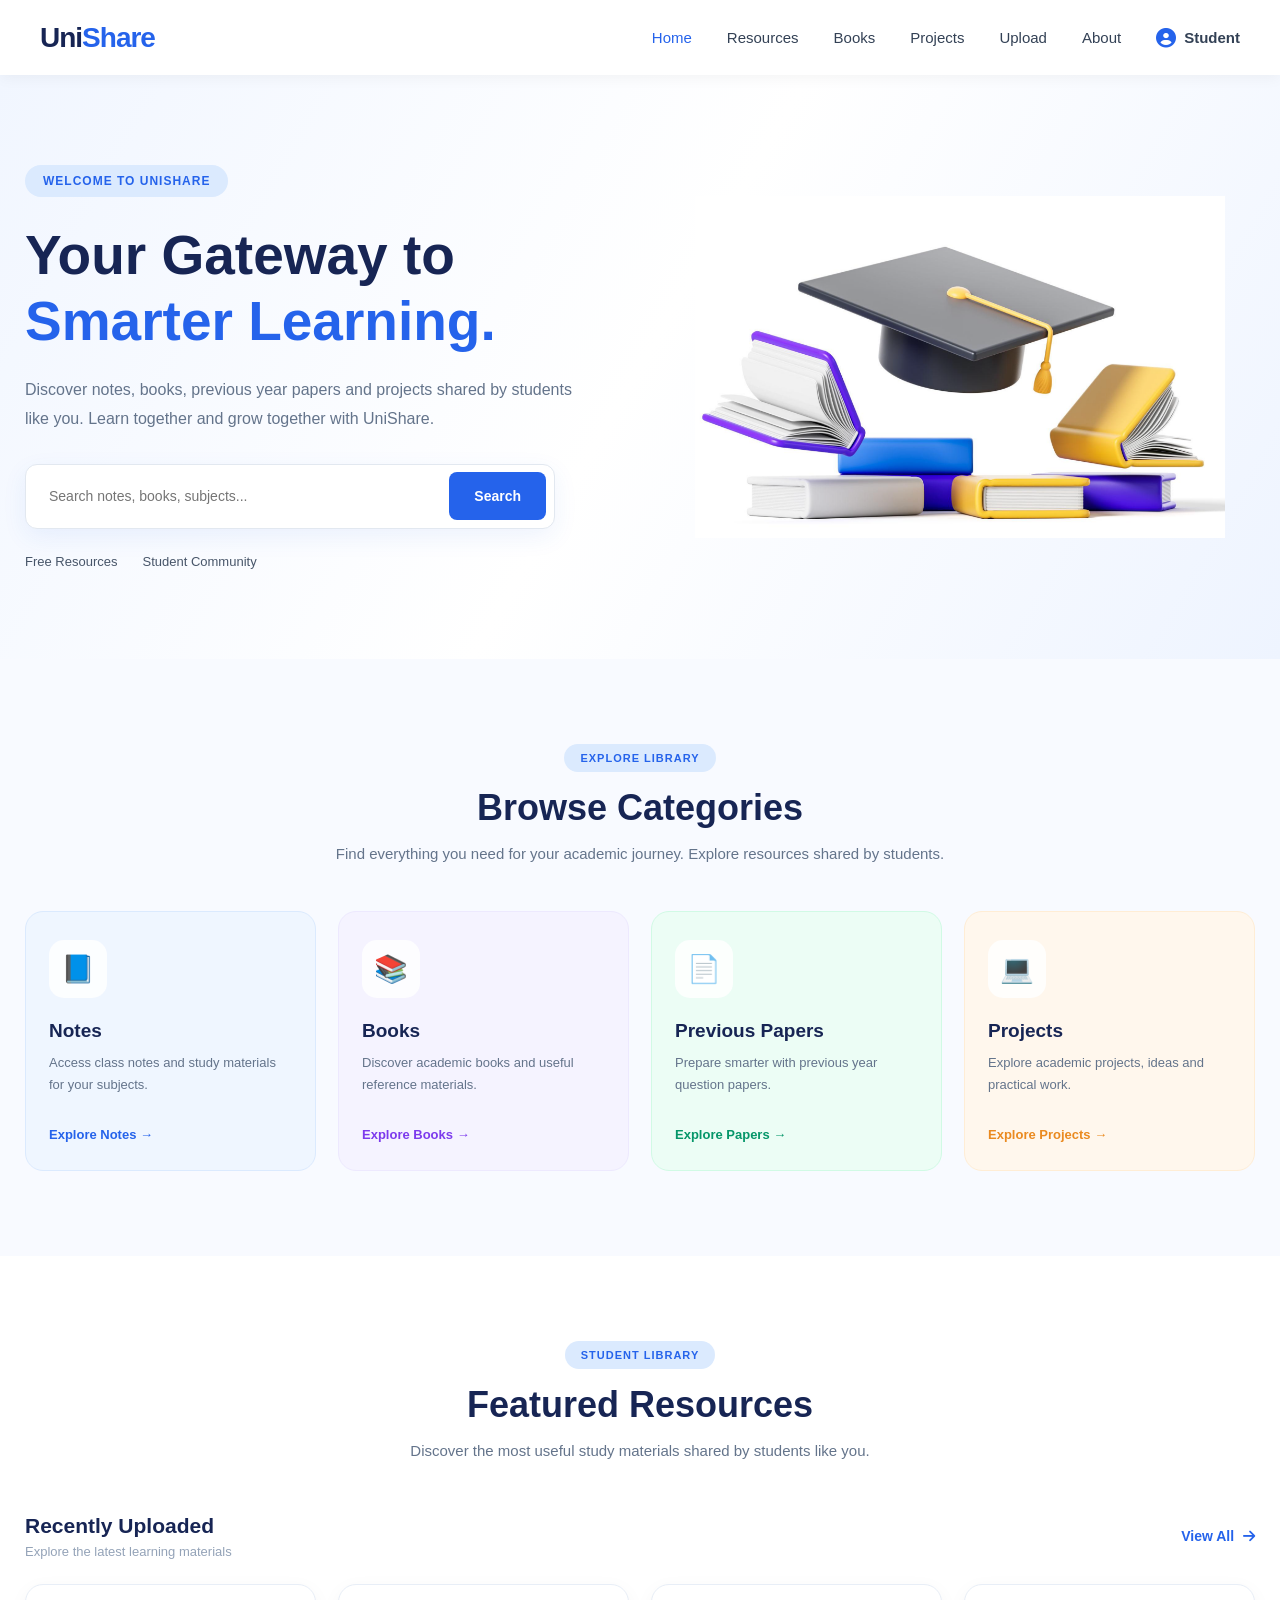
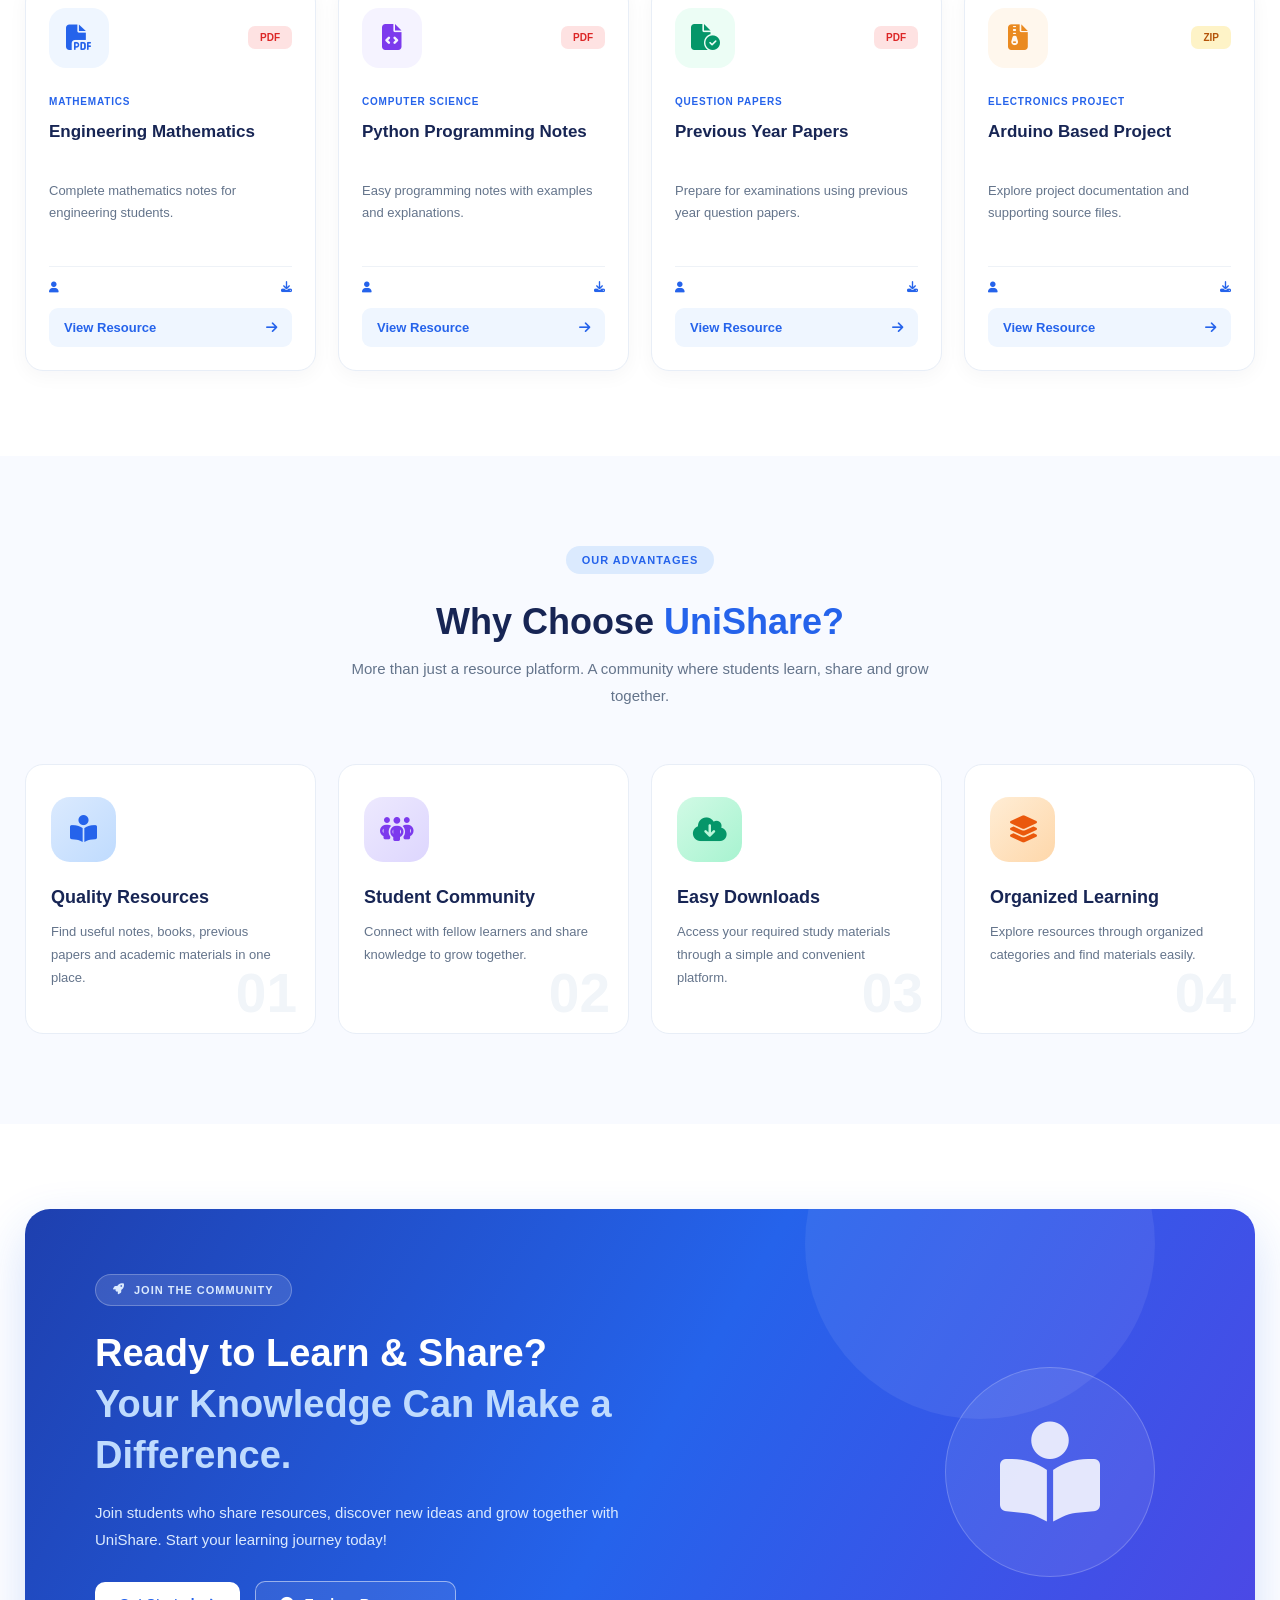
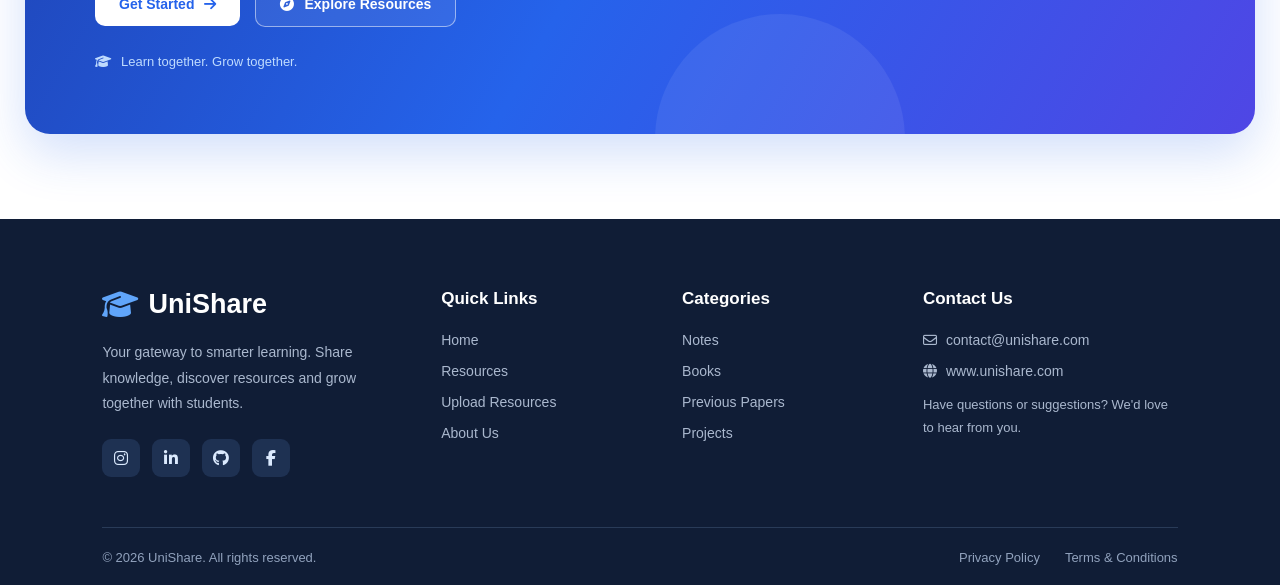
<file: index.html>
<!DOCTYPE html>
<html lang="en">
<head>
    <meta charset="UTF-8">
    <meta name="viewport" content="width=device-width, initial-scale=1.0">
    <title>Document</title>
    <link rel="stylesheet" href="style.css">

    <link rel="stylesheet"
    href="https://cdnjs.cloudflare.com/ajax/libs/font-awesome/6.7.2/css/all.min.css">

</head>
<body>
    
<!-- ========== NAVBAR START ========== -->
<header class="navbar">
    <div class="nav-container">

        <!-- Logo -->
        <a href="index.html" class="logo">
            Uni<span>Share</span>
        </a>

        <!-- Mobile Menu Toggle -->
        <input type="checkbox" id="menu-toggle">
        <label for="menu-toggle" class="menu-icon">
            ☰
        </label>

        <!-- Navigation Links -->
        <nav class="nav-links">
            <a href="index.html" class="active">Home</a>
            <a href="notes.html">Resources</a>
            <a href="books.html">Books</a>
            <a href="project.html">Projects</a>
            <a href="upload.html">Upload</a>
            <a href="about.html">About</a>

            <span class="student-profile">
                <i class="fa-solid fa-circle-user" aria-hidden="true"></i>
                Student
            </span>
        </nav>

    </div>
</header>
<!-- ========== NAVBAR END ========== -->


<!-- ========== HERO SECTION START ========== -->

<section class="hero">
    <div class="hero-container">

        <!-- Left Content -->
        <div class="hero-content">

            <span class="hero-tag">
                WELCOME TO UNISHARE
            </span>

            <h1>
                Your Gateway to
                <span>Smarter Learning.</span>
            </h1>

            <p class="hero-description">
                Discover notes, books, previous year papers
                and projects shared by students like you.
                Learn together and grow together with UniShare.
            </p>

            <!-- Search Box -->
            <div class="hero-search">
                <input
                    type="text"
                    placeholder="Search notes, books, subjects..."
                >

                <button type="button">
                    Search
                </button>
            </div>

            <!-- Features -->
            <div class="hero-features">
                <span> Free Resources</span>
                <span> Student Community</span>
            </div>

        </div>

        <!-- Right Image -->
        <div class="hero-image">
            <img
                src="images/hero-image.png"
                alt="Students learning with books"
            >
        </div>

    </div>
</section>

<!-- ========== HERO SECTION END ========== -->



<!-- ========== BROWSE CATEGORIES START ========== -->

<section class="categories-section">

    <div class="categories-container">

        <div class="categories-heading">
            <span class="section-tag">EXPLORE LIBRARY</span>

            <h2>Browse Categories</h2>

            <p>
                Find everything you need for your academic journey.
                Explore resources shared by students.
            </p>
        </div>

        <div class="categories-grid">

            <!-- Notes -->
            <a href="notes.html"
               class="category-card notes-card">

                <div class="category-icon">📘</div>

                <h3>Notes</h3>

                <p>
                    Access class notes and study
                    materials for your subjects.
                </p>

                <span class="category-link">
                    Explore Notes →
                </span>

            </a>

            <!-- Books -->
            <a href="books.html"
               class="category-card books-card">

                <div class="category-icon">📚</div>

                <h3>Books</h3>

                <p>
                    Discover academic books
                    and useful reference materials.
                </p>

                <span class="category-link">
                    Explore Books →
                </span>

            </a>

            <!-- Previous Papers -->
            <a href="pyqs.html"
               class="category-card papers-card">

                <div class="category-icon">📄</div>

                <h3>Previous Papers</h3>

                <p>
                    Prepare smarter with previous
                    year question papers.
                </p>

                <span class="category-link">
                    Explore Papers →
                </span>

            </a>

            <!-- Projects -->
            <a href="project.html"
               class="category-card projects-card">

                <div class="category-icon">💻</div>

                <h3>Projects</h3>

                <p>
                    Explore academic projects,
                    ideas and practical work.
                </p>

                <span class="category-link">
                    Explore Projects →
                </span>

            </a>

        </div>

    </div>

</section>

<!-- ========== BROWSE CATEGORIES END ========== -->


<!-- ========== FEATURED RESOURCES START ========== -->

<section class="featured-section">

    <div class="featured-container">

        <!-- Section Heading -->
        <div class="featured-heading">
            <span class="section-tag">STUDENT LIBRARY</span>

            <h2>Featured Resources</h2>

            <p>
                Discover the most useful study materials
                shared by students like you.
            </p>
        </div>

        <!-- Resources Header -->
        <div class="featured-top">
            <div>
                <h3>Recently Uploaded</h3>
                <p>Explore the latest learning materials</p>
            </div>

            <a href="resources.html" class="view-all-btn">
                View All <i class="fa-solid fa-arrow-right"></i>
            </a>
        </div>

        <!-- Resource Cards -->
        <div class="resources-grid">

            <!-- Card 1 -->
            <div class="resource-card">

                <div class="resource-top">
                    <div class="resource-icon math-icon">
                        <i class="fa-solid fa-file-pdf"></i>
                    </div>

                    <span class="file-badge pdf-badge">PDF</span>
                </div>

                <span class="resource-subject">
                    MATHEMATICS
                </span>

                <h3>Engineering Mathematics</h3>

                <p>
                    Complete mathematics notes
                    for engineering students.
                </p>

                <div class="resource-info">
                    <span>
                        <i class="fa-solid fa-user"></i>
                        
                    </span>

                    <span>
                        <i class="fa-solid fa-download"></i>
                        
                    </span>
                </div>

                <a href="math-product.html"
                   class="download-btn">
                    View Resource
                    <i class="fa-solid fa-arrow-right"></i>
                </a>

            </div>

            <!-- Card 2 -->
            <div class="resource-card">

                <div class="resource-top">
                    <div class="resource-icon python-icon">
                        <i class="fa-solid fa-file-code"></i>
                    </div>

                    <span class="file-badge pdf-badge">PDF</span>
                </div>

                <span class="resource-subject">
                    COMPUTER SCIENCE
                </span>

                <h3>Python Programming Notes</h3>

                <p>
                    Easy programming notes with
                    examples and explanations.
                </p>

                <div class="resource-info">
                    <span>
                        <i class="fa-solid fa-user"></i>
                        
                    </span>

                    <span>
                        <i class="fa-solid fa-download"></i>
                        
                    </span>
                </div>

                <a href="product.html"
                   class="download-btn">
                    View Resource
                    <i class="fa-solid fa-arrow-right"></i>
                </a>

            </div>

            <!-- Card 3 -->
            <div class="resource-card">

                <div class="resource-top">
                    <div class="resource-icon paper-icon">
                        <i class="fa-solid fa-file-circle-check"></i>
                    </div>

                    <span class="file-badge pdf-badge">PDF</span>
                </div>

                <span class="resource-subject">
                    QUESTION PAPERS
                </span>

                <h3>Previous Year Papers</h3>

                <p>
                    Prepare for examinations using
                    previous year question papers.
                </p>

                <div class="resource-info">
                    <span>
                        <i class="fa-solid fa-user"></i>
                        
                    </span>

                    <span>
                        <i class="fa-solid fa-download"></i>
                       
                    </span>
                </div>

                <a href="pyq-product.html"
                   class="download-btn">
                    View Resource
                    <i class="fa-solid fa-arrow-right"></i>
                </a>

            </div>

            <!-- Card 4 -->
            <div class="resource-card">

                <div class="resource-top">
                    <div class="resource-icon project-icon">
                        <i class="fa-solid fa-file-zipper"></i>
                    </div>

                    <span class="file-badge zip-badge">ZIP</span>
                </div>

                <span class="resource-subject">
                    ELECTRONICS PROJECT
                </span>

                <h3>Arduino Based Project</h3>

                <p>
                    Explore project documentation
                    and supporting source files.
                </p>

                <div class="resource-info">
                    <span>
                        <i class="fa-solid fa-user"></i>
                        
                    </span>

                    <span>
                        <i class="fa-solid fa-download"></i>
                        
                    </span>
                </div>

                <a href="arduino-project.html"
                   class="download-btn">
                    View Resource
                    <i class="fa-solid fa-arrow-right"></i>
                </a>

            </div>

        </div>

    </div>

</section>

<!-- ========== FEATURED RESOURCES END ========== -->




<!-- ========== WHY CHOOSE UNISHARE START ========== -->

<section class="why-section">

    <div class="why-container">

        <!-- Heading -->
        <div class="why-heading">

            <span class="section-tag">
                OUR ADVANTAGES
            </span>

            <h2>Why Choose <span>UniShare?</span></h2>

            <p>
                More than just a resource platform.
                A community where students learn, share
                and grow together.
            </p>

        </div>

        <!-- Features -->
        <div class="why-grid">

            <!-- Feature 1 -->
            <div class="why-card">

                <div class="why-icon quality-icon">
                    <i class="fa-solid fa-book-open-reader"></i>
                </div>

                <h3>Quality Resources</h3>

                <p>
                    Find useful notes, books, previous papers
                    and academic materials in one place.
                </p>

                <span class="why-number">01</span>

            </div>

            <!-- Feature 2 -->
            <div class="why-card">

                <div class="why-icon community-icon">
                    <i class="fa-solid fa-people-group"></i>
                </div>

                <h3>Student Community</h3>

                <p>
                    Connect with fellow learners and
                    share knowledge to grow together.
                </p>

                <span class="why-number">02</span>

            </div>

            <!-- Feature 3 -->
            <div class="why-card">

                <div class="why-icon download-icon">
                    <i class="fa-solid fa-cloud-arrow-down"></i>
                </div>

                <h3>Easy Downloads</h3>

                <p>
                    Access your required study materials
                    through a simple and convenient platform.
                </p>

                <span class="why-number">03</span>

            </div>

            <!-- Feature 4 -->
            <div class="why-card">

                <div class="why-icon organized-icon">
                    <i class="fa-solid fa-layer-group"></i>
                </div>

                <h3>Organized Learning</h3>

                <p>
                    Explore resources through organized
                    categories and find materials easily.
                </p>

                <span class="why-number">04</span>

            </div>

        </div>

    </div>

</section>

<!-- ========== WHY CHOOSE UNISHARE END ========== -->



<!-- ========== CTA SECTION START ========== -->

<section class="cta-section">

    <div class="cta-container">

        <!-- Background Decorations -->
        <div class="cta-circle circle-one"></div>
        <div class="cta-circle circle-two"></div>

        <!-- CTA Content -->
        <div class="cta-content">

            <span class="cta-tag">
                <i class="fa-solid fa-rocket"></i>
                JOIN THE COMMUNITY
            </span>

            <h2>
                Ready to Learn & Share?
                <span>Your Knowledge Can Make a Difference.</span>
            </h2>

            <p>
                Join students who share resources,
                discover new ideas and grow together
                with UniShare. Start your learning
                journey today!
            </p>

            <!-- CTA Buttons -->
            <div class="cta-buttons">

                <a href="signup.html" class="cta-primary">
                    Get Started
                    <i class="fa-solid fa-arrow-right"></i>
                </a>

                <a href="resources.html" class="cta-secondary">
                    <i class="fa-solid fa-compass"></i>
                    Explore Resources
                </a>

            </div>

            <!-- Bottom Text -->
            <div class="cta-note">
                <i class="fa-solid fa-graduation-cap"></i>
                Learn together. Grow together.
            </div>

        </div>

        <!-- Decorative Icon -->
        <div class="cta-decoration">
            <i class="fa-solid fa-book-open-reader"></i>
        </div>

    </div>

</section>

<!-- ========== CTA SECTION END ========== -->


<!-- ========== FOOTER SECTION START ========== -->

<footer class="footer">

    <div class="footer-container">

        <!-- Brand Information -->
        <div class="footer-brand">

            <a href="index.html" class="footer-logo">
                <i class="fa-solid fa-graduation-cap"></i>
                UniShare
            </a>

            <p>
                Your gateway to smarter learning.
                Share knowledge, discover resources
                and grow together with students.
            </p>

            <!-- Social Media -->
            <div class="footer-socials">

                <a href="#" aria-label="Instagram">
                    <i class="fa-brands fa-instagram"></i>
                </a>

                <a href="#" aria-label="LinkedIn">
                    <i class="fa-brands fa-linkedin-in"></i>
                </a>

                <a href="#" aria-label="GitHub">
                    <i class="fa-brands fa-github"></i>
                </a>

                <a href="#" aria-label="Facebook">
                    <i class="fa-brands fa-facebook-f"></i>
                </a>

            </div>

        </div>

        <!-- Quick Links -->
        <div class="footer-column">

            <h3>Quick Links</h3>

            <a href="index.html">Home</a>
            <a href="resources.html">Resources</a>
            <a href="upload.html">Upload Resources</a>
            <a href="about.html">About Us</a>

        </div>

        <!-- Categories -->
        <div class="footer-column">

            <h3>Categories</h3>

            <a href="resources.html?category=notes">Notes</a>
            <a href="resources.html?category=books">Books</a>
            <a href="resources.html?category=papers">Previous Papers</a>
            <a href="resources.html?category=projects">Projects</a>

        </div>

        <!-- Contact -->
        <div class="footer-column">

            <h3>Contact Us</h3>

            <a href="mailto:contact@unishare.com">
                <i class="fa-regular fa-envelope"></i>
                contact@unishare.com
            </a>

            <a href="index.html">
                <i class="fa-solid fa-globe"></i>
                www.unishare.com
            </a>

            <p class="footer-contact-text">
                Have questions or suggestions?
                We'd love to hear from you.
            </p>

        </div>

    </div>

    <!-- Footer Bottom -->
    <div class="footer-bottom">

        <p>
            © 2026 UniShare. All rights reserved.
        </p>

        <div class="footer-bottom-links">
            <a href="#">Privacy Policy</a>
            <a href="#">Terms & Conditions</a>
        </div>

    </div>

</footer>

<!-- ========== FOOTER SECTION END ========== -->



</body>
</html>
</file>
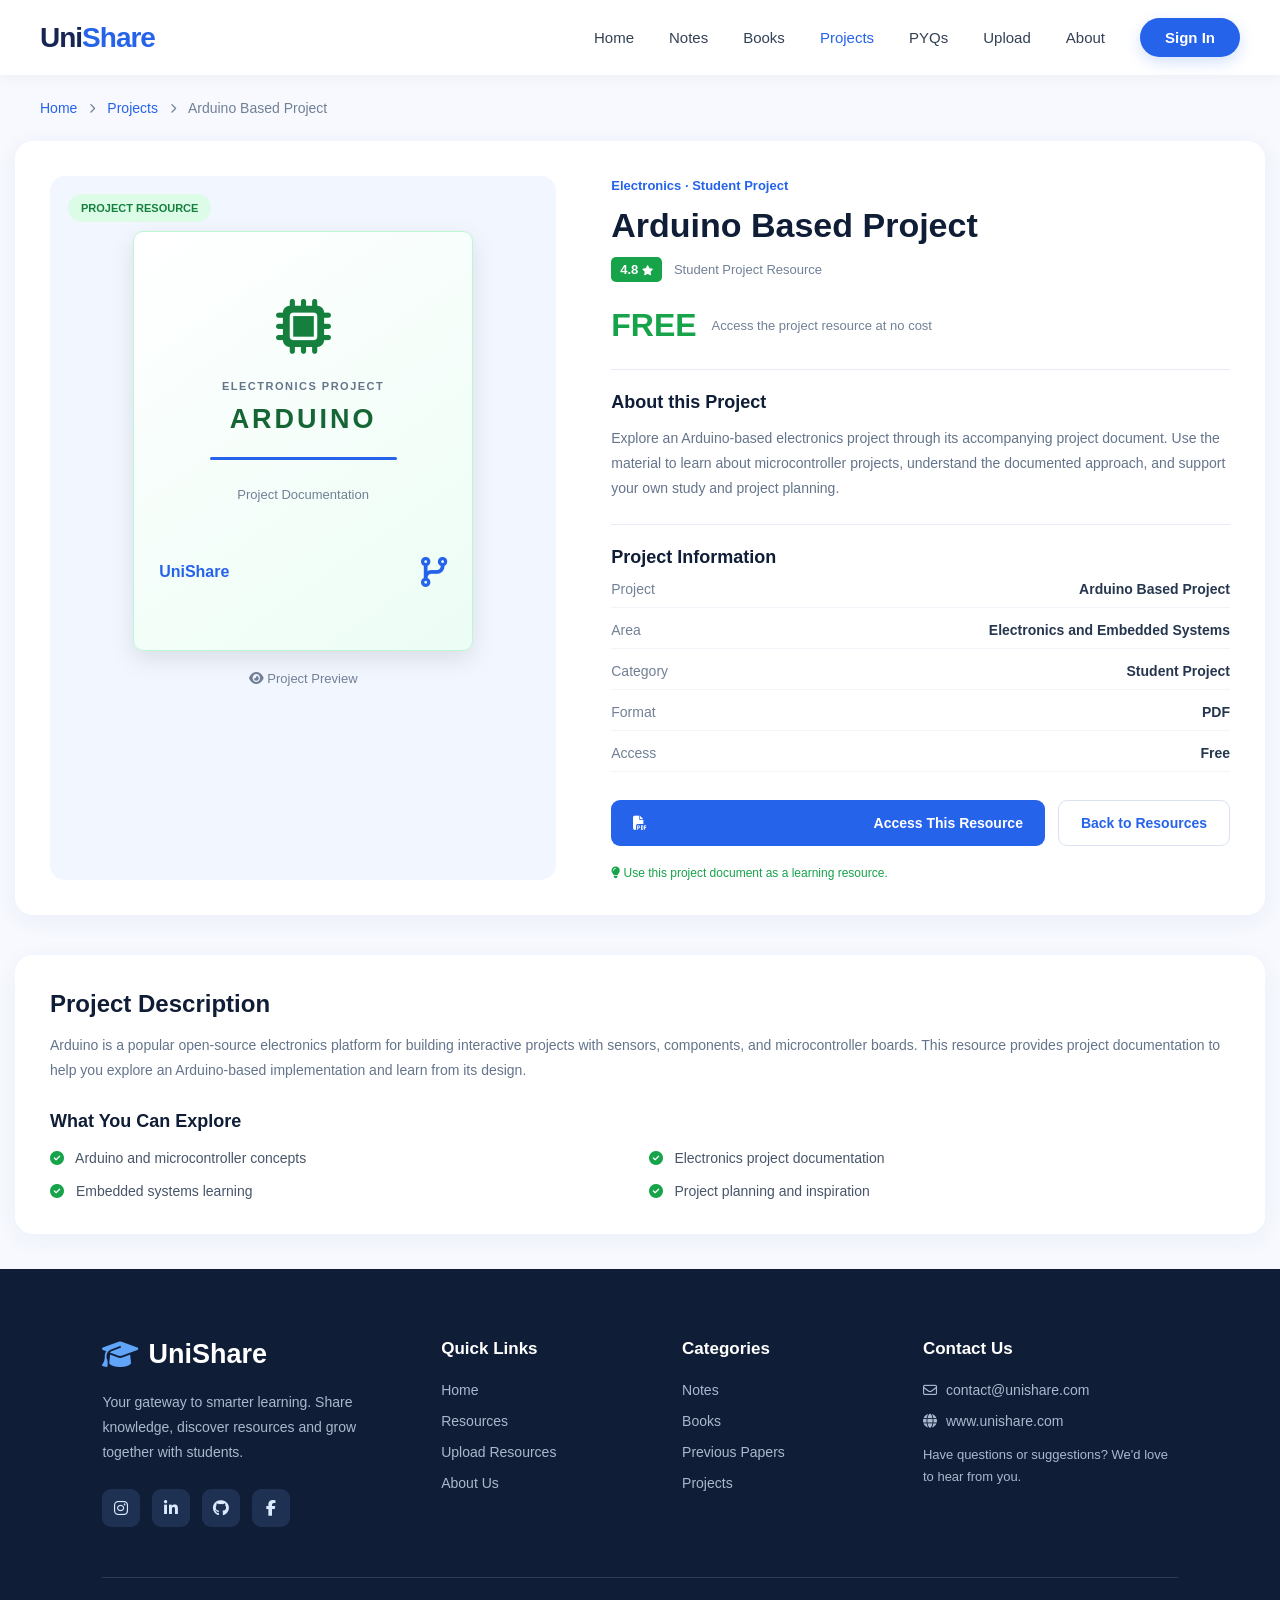
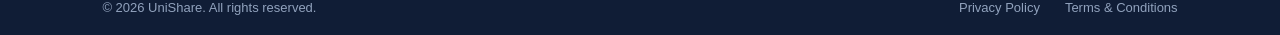
<file: arduino-project.html>
<!DOCTYPE html>
<html lang="en">

<head>
    <meta charset="UTF-8">
    <meta name="viewport" content="width=device-width, initial-scale=1.0">

    <title>Arduino Based Project | UniShare</title>

    <link rel="stylesheet" href="style.css">
    <link rel="stylesheet" href="product.css">
    <link rel="stylesheet" href="arduino-project.css">

    <link rel="stylesheet"
    href="https://cdnjs.cloudflare.com/ajax/libs/font-awesome/6.7.2/css/all.min.css">
</head>

<body>

    <header class="navbar">
        <div class="nav-container">
            <a href="index.html" class="logo">
                Uni<span>Share</span>
            </a>

            <input type="checkbox" id="menu-toggle">
            <label for="menu-toggle" class="menu-icon">☰</label>

            <nav class="nav-links">
                <a href="index.html">Home</a>
                <a href="notes.html">Notes</a>
                <a href="books.html">Books</a>
                <a href="project.html" class="active">Projects</a>
                <a href="pyqs.html">PYQs</a>
                <a href="upload.html">Upload</a>
                <a href="about.html">About</a>
                <a href="signin.html" class="signin-btn">Sign In</a>
            </nav>
        </div>
    </header>

    <div class="breadcrumb">
        <a href="index.html">Home</a>
        <i class="fa-solid fa-chevron-right"></i>
        <a href="project.html">Projects</a>
        <i class="fa-solid fa-chevron-right"></i>
        <span>Arduino Based Project</span>
    </div>

    <section class="product-section">
        <div class="product-preview">
            <div class="preview-badge">PROJECT RESOURCE</div>

            <div class="pdf-preview arduino-project-cover">
                <div class="arduino-project-icon">
                    <i class="fa-solid fa-microchip"></i>
                </div>

                <span>ELECTRONICS PROJECT</span>
                <h2>ARDUINO</h2>
                <div class="preview-line"></div>
                <p>Project Documentation</p>

                <div class="preview-bottom">
                    <span>UniShare</span>
                    <i class="fa-solid fa-code-branch"></i>
                </div>
            </div>

            <p class="preview-caption">
                <i class="fa-solid fa-eye"></i>
                Project Preview
            </p>
        </div>

        <div class="product-info">
            <span class="resource-category">Electronics · Student Project</span>

            <h1>Arduino Based Project</h1>

            <div class="product-rating">
                <span class="rating-number">
                    4.8 <i class="fa-solid fa-star"></i>
                </span>
                <span>Student Project Resource</span>
            </div>

            <div class="product-price">
                <h2>FREE</h2>
                <span>Access the project resource at no cost</span>
            </div>

            <div class="product-divider"></div>

            <h3>About this Project</h3>
            <p class="product-description">
                Explore an Arduino-based electronics project through its
                accompanying project document. Use the material to learn about
                microcontroller projects, understand the documented approach,
                and support your own study and project planning.
            </p>

            <div class="product-divider"></div>

            <h3>Project Information</h3>
            <div class="resource-details">
                <div class="detail-row">
                    <span>Project</span>
                    <strong>Arduino Based Project</strong>
                </div>
                <div class="detail-row">
                    <span>Area</span>
                    <strong>Electronics and Embedded Systems</strong>
                </div>
                <div class="detail-row">
                    <span>Category</span>
                    <strong>Student Project</strong>
                </div>
                <div class="detail-row">
                    <span>Format</span>
                    <strong>PDF</strong>
                </div>
                <div class="detail-row">
                    <span>Access</span>
                    <strong>Free</strong>
                </div>
            </div>

            <div class="product-actions">
                <a href="aurdion-based-project_compressed.pdf" class="download-btn" target="_blank" rel="noopener">
                    <i class="fa-solid fa-file-pdf"></i>
                    Access This Resource
                </a>
                <a href="index.html" class="back-btn">Back to Resources</a>
            </div>

            <p class="safe-message">
                <i class="fa-solid fa-lightbulb"></i>
                Use this project document as a learning resource.
            </p>
        </div>
    </section>

    <section class="description-section">
        <h2>Project Description</h2>
        <p>
            Arduino is a popular open-source electronics platform for building
            interactive projects with sensors, components, and microcontroller
            boards. This resource provides project documentation to help you
            explore an Arduino-based implementation and learn from its design.
        </p>

        <h3>What You Can Explore</h3>
        <div class="topics-grid">
            <div class="topic-item">
                <i class="fa-solid fa-check-circle"></i>
                Arduino and microcontroller concepts
            </div>
            <div class="topic-item">
                <i class="fa-solid fa-check-circle"></i>
                Electronics project documentation
            </div>
            <div class="topic-item">
                <i class="fa-solid fa-check-circle"></i>
                Embedded systems learning
            </div>
            <div class="topic-item">
                <i class="fa-solid fa-check-circle"></i>
                Project planning and inspiration
            </div>
        </div>
    </section>

    <footer class="footer">
        <div class="footer-container">
            <div class="footer-brand">
                <a href="index.html" class="footer-logo">
                    <i class="fa-solid fa-graduation-cap"></i>
                    UniShare
                </a>
                <p>
                    Your gateway to smarter learning.
                    Share knowledge, discover resources
                    and grow together with students.
                </p>
                <div class="footer-socials">
                    <a href="#" aria-label="Instagram"><i class="fa-brands fa-instagram"></i></a>
                    <a href="#" aria-label="LinkedIn"><i class="fa-brands fa-linkedin-in"></i></a>
                    <a href="#" aria-label="GitHub"><i class="fa-brands fa-github"></i></a>
                    <a href="#" aria-label="Facebook"><i class="fa-brands fa-facebook-f"></i></a>
                </div>
            </div>

            <div class="footer-column">
                <h3>Quick Links</h3>
                <a href="index.html">Home</a>
                <a href="notes.html">Resources</a>
                <a href="upload.html">Upload Resources</a>
                <a href="about.html">About Us</a>
            </div>

            <div class="footer-column">
                <h3>Categories</h3>
                <a href="notes.html">Notes</a>
                <a href="books.html">Books</a>
                <a href="pyqs.html">Previous Papers</a>
                <a href="project.html">Projects</a>
            </div>

            <div class="footer-column">
                <h3>Contact Us</h3>
                <a href="mailto:contact@unishare.com">
                    <i class="fa-regular fa-envelope"></i>
                    contact@unishare.com
                </a>
                <a href="index.html">
                    <i class="fa-solid fa-globe"></i>
                    www.unishare.com
                </a>
                <p class="footer-contact-text">
                    Have questions or suggestions?
                    We'd love to hear from you.
                </p>
            </div>
        </div>

        <div class="footer-bottom">
            <p>© 2026 UniShare. All rights reserved.</p>
            <div class="footer-bottom-links">
                <a href="#">Privacy Policy</a>
                <a href="#">Terms &amp; Conditions</a>
            </div>
        </div>
    </footer>

</body>
</html>
</file>
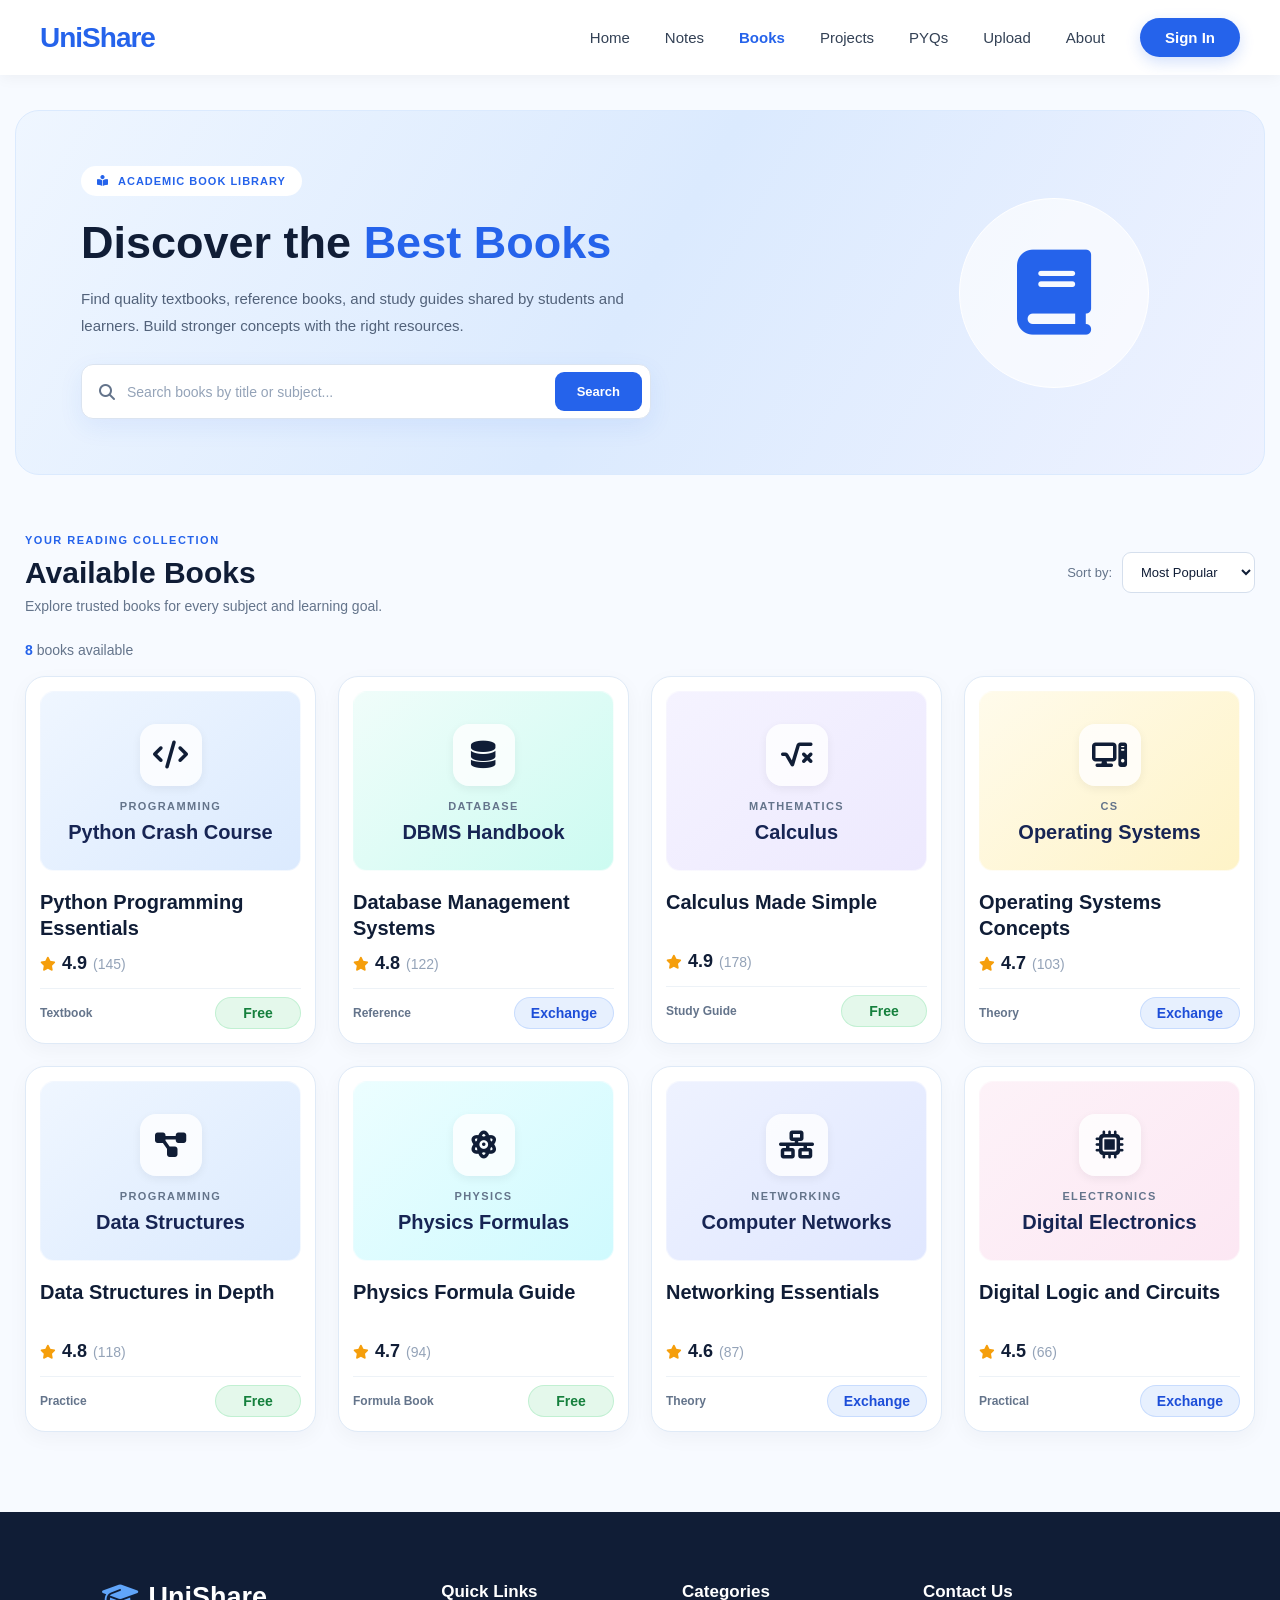
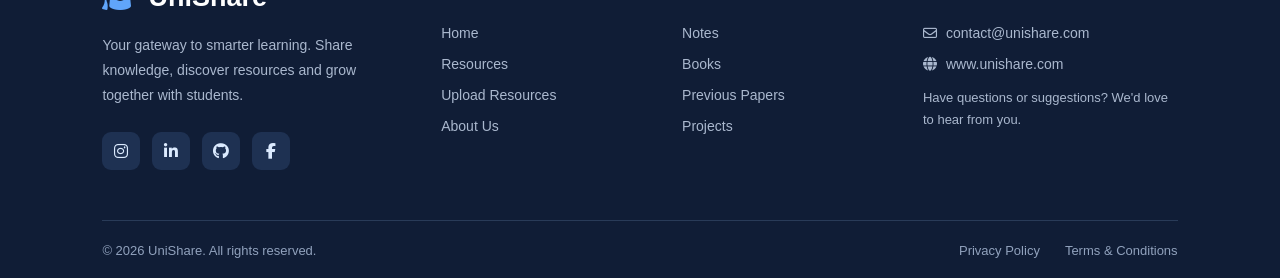
<file: books.html>
<!DOCTYPE html>
<html lang="en">

<head>
    <meta charset="UTF-8">
    <meta name="viewport" content="width=device-width, initial-scale=1.0">
    <title>Explore Books | UniShare</title>

    <link rel="stylesheet" href="style.css">
    <link rel="stylesheet" href="books.css">

    <link rel="stylesheet"
    href="https://cdnjs.cloudflare.com/ajax/libs/font-awesome/6.7.2/css/all.min.css">
</head>

<body>

    <header class="navbar">
        <div class="nav-container">

            <a href="index.html" class="logo">
                Uni<span>Share</span>
            </a>

            <input type="checkbox" id="menu-toggle">
            <label for="menu-toggle" class="menu-icon">
                ☰
            </label>

            <nav class="nav-links">
                <a href="index.html">Home</a>
                <a href="notes.html">Notes</a>
                <a href="books.html" class="active">Books</a>
                <a href="project.html">Projects</a>
                <a href="pyqs.html">PYQs</a>
                <a href="upload.html">Upload</a>
                <a href="about.html">About</a>

                <a href="signin.html" class="signin-btn">
                    Sign In
                </a>
            </nav>

        </div>
    </header>

    <section class="books-hero">

        <div class="books-hero-content">

            <span class="books-label">
                <i class="fa-solid fa-book-open-reader"></i>
                ACADEMIC BOOK LIBRARY
            </span>

            <h1>
                Discover the
                <span>Best Books</span>
            </h1>

            <p>
                Find quality textbooks, reference books, and study guides shared by students and learners.
                Build stronger concepts with the right resources.
            </p>

            <div class="books-search">
                <i class="fa-solid fa-magnifying-glass"></i>
                <input type="text" placeholder="Search books by title or subject...">
                <button type="button">Search</button>
            </div>

        </div>

        <div class="books-hero-icon">
            <i class="fa-solid fa-book"></i>
        </div>

    </section>

    <section class="books-section">

        <div class="books-heading">
            <div>
                <span class="books-small-title">YOUR READING COLLECTION</span>
                <h2>Available Books</h2>
                <p>Explore trusted books for every subject and learning goal.</p>
            </div>

            <div class="books-sort">
                <label for="sortSelect">Sort by:</label>
                <select id="sortSelect">
                    <option>Most Popular</option>
                    <option>Latest</option>
                    <option>Highest Rated</option>
                </select>
            </div>
        </div>

        <div class="books-count">
            <span>8</span> books available
        </div>

        <div class="books-grid">

            <div class="book-card">
                <div class="book-cover cover-blue">
                    <div class="book-icon"><i class="fa-solid fa-code"></i></div>
                    <span class="book-subject">PROGRAMMING</span>
                    <h3>Python Crash Course</h3>
                </div>

                <div class="book-info">
                    <h3>Python Programming Essentials</h3>
                    <div class="book-rating">
                        <i class="fa-solid fa-star"></i>
                        <strong>4.9</strong>
                        <span>(145)</span>
                    </div>
                    <div class="book-bottom">
                        <span class="book-type">Textbook</span>
                        <span class="book-status free-status">Free</span>
                    </div>
                </div>
            </div>

            <div class="book-card">
                <div class="book-cover cover-green">
                    <div class="book-icon"><i class="fa-solid fa-database"></i></div>
                    <span class="book-subject">DATABASE</span>
                    <h3>DBMS Handbook</h3>
                </div>

                <div class="book-info">
                    <h3>Database Management Systems</h3>
                    <div class="book-rating">
                        <i class="fa-solid fa-star"></i>
                        <strong>4.8</strong>
                        <span>(122)</span>
                    </div>
                    <div class="book-bottom">
                        <span class="book-type">Reference</span>
                        <span class="book-status exchange-status">Exchange</span>
                    </div>
                </div>
            </div>

            <div class="book-card">
                <div class="book-cover cover-purple">
                    <div class="book-icon"><i class="fa-solid fa-square-root-variable"></i></div>
                    <span class="book-subject">MATHEMATICS</span>
                    <h3>Calculus</h3>
                </div>

                <div class="book-info">
                    <h3>Calculus Made Simple</h3>
                    <div class="book-rating">
                        <i class="fa-solid fa-star"></i>
                        <strong>4.9</strong>
                        <span>(178)</span>
                    </div>
                    <div class="book-bottom">
                        <span class="book-type">Study Guide</span>
                        <span class="book-status free-status">Free</span>
                    </div>
                </div>
            </div>

            <div class="book-card">
                <div class="book-cover cover-gold">
                    <div class="book-icon"><i class="fa-solid fa-computer"></i></div>
                    <span class="book-subject">CS</span>
                    <h3>Operating Systems</h3>
                </div>

                <div class="book-info">
                    <h3>Operating Systems Concepts</h3>
                    <div class="book-rating">
                        <i class="fa-solid fa-star"></i>
                        <strong>4.7</strong>
                        <span>(103)</span>
                    </div>
                    <div class="book-bottom">
                        <span class="book-type">Theory</span>
                        <span class="book-status exchange-status">Exchange</span>
                    </div>
                </div>
            </div>

            <div class="book-card">
                <div class="book-cover cover-lightblue">
                    <div class="book-icon"><i class="fa-solid fa-diagram-project"></i></div>
                    <span class="book-subject">PROGRAMMING</span>
                    <h3>Data Structures</h3>
                </div>

                <div class="book-info">
                    <h3>Data Structures in Depth</h3>
                    <div class="book-rating">
                        <i class="fa-solid fa-star"></i>
                        <strong>4.8</strong>
                        <span>(118)</span>
                    </div>
                    <div class="book-bottom">
                        <span class="book-type">Practice</span>
                        <span class="book-status free-status">Free</span>
                    </div>
                </div>
            </div>

            <div class="book-card">
                <div class="book-cover cover-cyan">
                    <div class="book-icon"><i class="fa-solid fa-atom"></i></div>
                    <span class="book-subject">PHYSICS</span>
                    <h3>Physics Formulas</h3>
                </div>

                <div class="book-info">
                    <h3>Physics Formula Guide</h3>
                    <div class="book-rating">
                        <i class="fa-solid fa-star"></i>
                        <strong>4.7</strong>
                        <span>(94)</span>
                    </div>
                    <div class="book-bottom">
                        <span class="book-type">Formula Book</span>
                        <span class="book-status free-status">Free</span>
                    </div>
                </div>
            </div>

            <div class="book-card">
                <div class="book-cover cover-indigo">
                    <div class="book-icon"><i class="fa-solid fa-network-wired"></i></div>
                    <span class="book-subject">NETWORKING</span>
                    <h3>Computer Networks</h3>
                </div>

                <div class="book-info">
                    <h3>Networking Essentials</h3>
                    <div class="book-rating">
                        <i class="fa-solid fa-star"></i>
                        <strong>4.6</strong>
                        <span>(87)</span>
                    </div>
                    <div class="book-bottom">
                        <span class="book-type">Theory</span>
                        <span class="book-status exchange-status">Exchange</span>
                    </div>
                </div>
            </div>

            <div class="book-card">
                <div class="book-cover cover-pink">
                    <div class="book-icon"><i class="fa-solid fa-microchip"></i></div>
                    <span class="book-subject">ELECTRONICS</span>
                    <h3>Digital Electronics</h3>
                </div>

                <div class="book-info">
                    <h3>Digital Logic and Circuits</h3>
                    <div class="book-rating">
                        <i class="fa-solid fa-star"></i>
                        <strong>4.5</strong>
                        <span>(66)</span>
                    </div>
                    <div class="book-bottom">
                        <span class="book-type">Practical</span>
                        <span class="book-status exchange-status">Exchange</span>
                    </div>
                </div>
            </div>

        </div>

    </section>

    <!-- ========== FOOTER SECTION START ========== -->

    <footer class="footer">

        <div class="footer-container">

            <div class="footer-brand">

                <a href="index.html" class="footer-logo">
                    <i class="fa-solid fa-graduation-cap"></i>
                    UniShare
                </a>

                <p>
                    Your gateway to smarter learning.
                    Share knowledge, discover resources
                    and grow together with students.
                </p>

                <div class="footer-socials">

                    <a href="#" aria-label="Instagram">
                        <i class="fa-brands fa-instagram"></i>
                    </a>

                    <a href="#" aria-label="LinkedIn">
                        <i class="fa-brands fa-linkedin-in"></i>
                    </a>

                    <a href="#" aria-label="GitHub">
                        <i class="fa-brands fa-github"></i>
                    </a>

                    <a href="#" aria-label="Facebook">
                        <i class="fa-brands fa-facebook-f"></i>
                    </a>

                </div>

            </div>

            <div class="footer-column">

                <h3>Quick Links</h3>

                <a href="index.html">Home</a>
                <a href="notes.html">Resources</a>
                <a href="upload.html">Upload Resources</a>
                <a href="about.html">About Us</a>

            </div>

            <div class="footer-column">

                <h3>Categories</h3>

                <a href="notes.html">Notes</a>
                <a href="books.html">Books</a>
                <a href="pyqs.html">Previous Papers</a>
                <a href="project.html">Projects</a>

            </div>

            <div class="footer-column">

                <h3>Contact Us</h3>

                <a href="mailto:contact@unishare.com">
                    <i class="fa-regular fa-envelope"></i>
                    contact@unishare.com
                </a>

                <a href="index.html">
                    <i class="fa-solid fa-globe"></i>
                    www.unishare.com
                </a>

                <p class="footer-contact-text">
                    Have questions or suggestions?
                    We'd love to hear from you.
                </p>

            </div>

        </div>

        <div class="footer-bottom">

            <p>
                © 2026 UniShare. All rights reserved.
            </p>

            <div class="footer-bottom-links">
                <a href="#">Privacy Policy</a>
                <a href="#">Terms & Conditions</a>
            </div>

        </div>

    </footer>

    <!-- ========== FOOTER SECTION END ========== -->

</body>
</html>
</file>
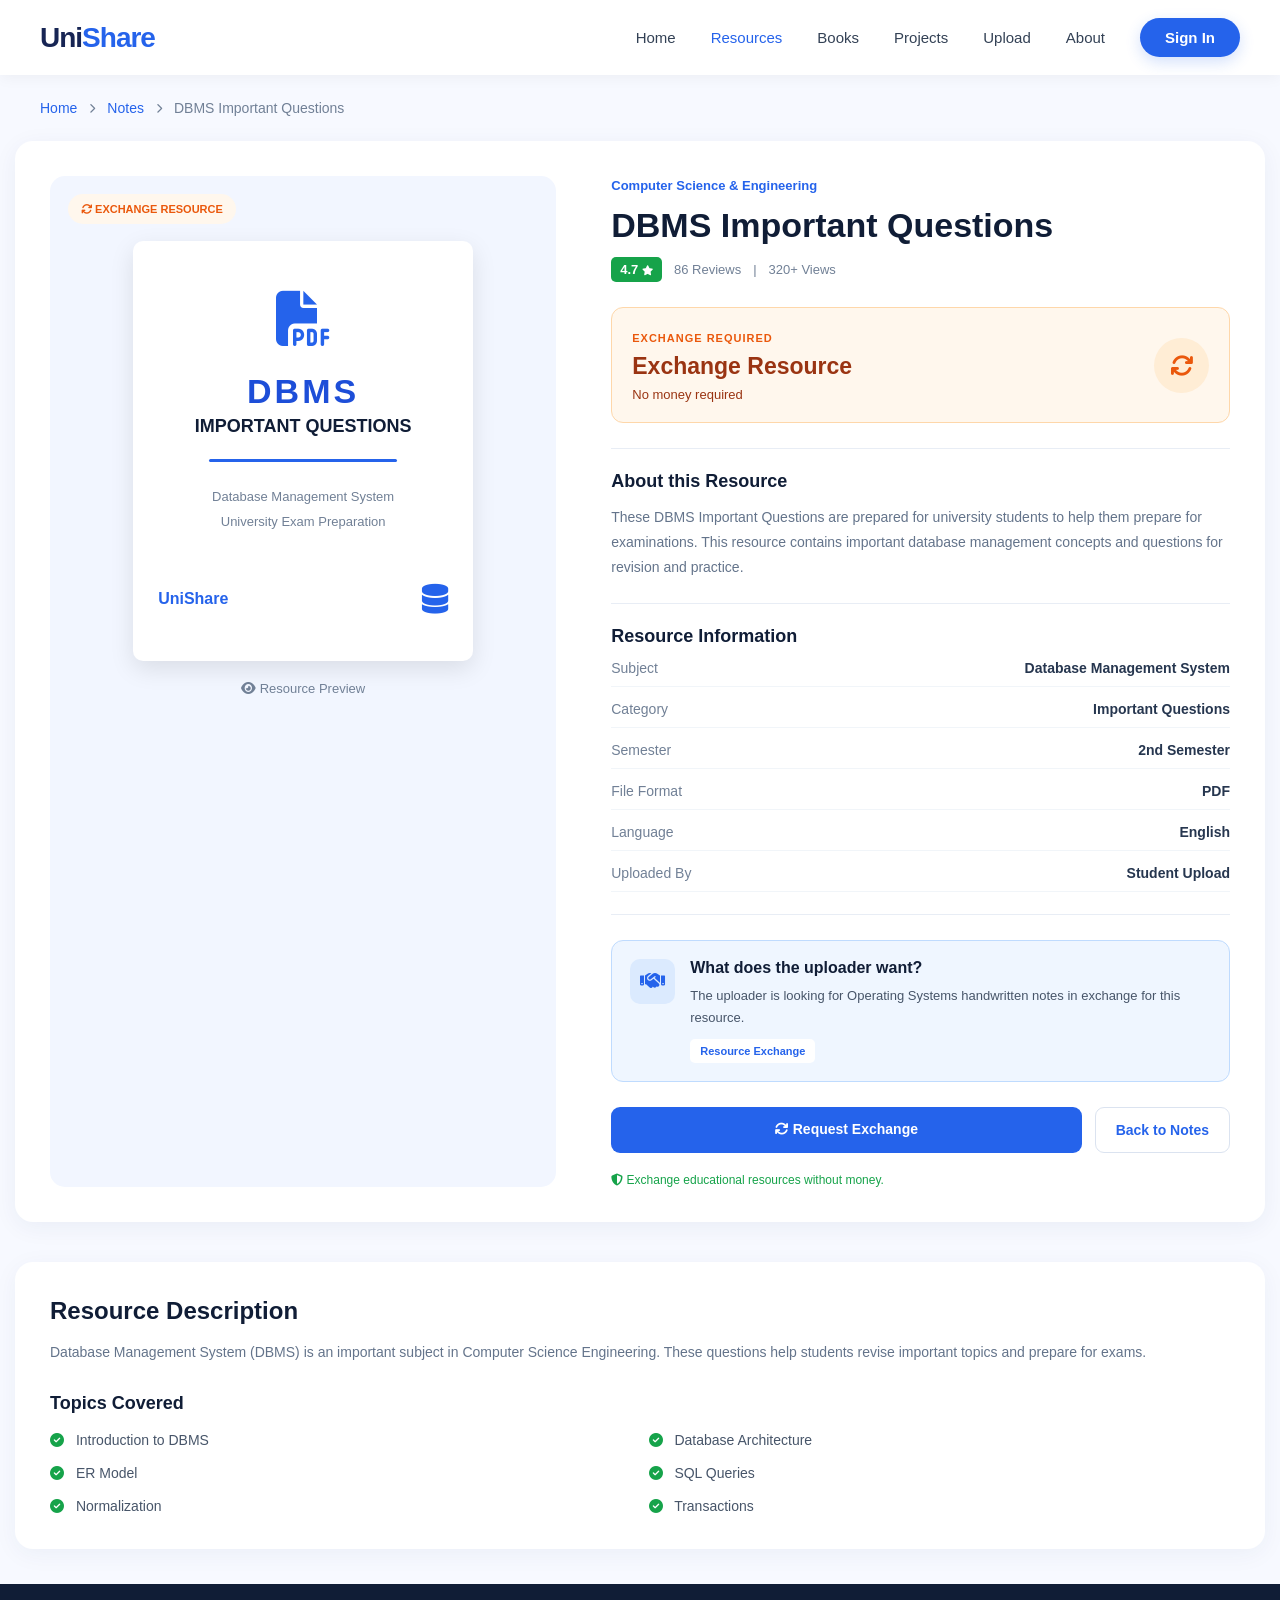
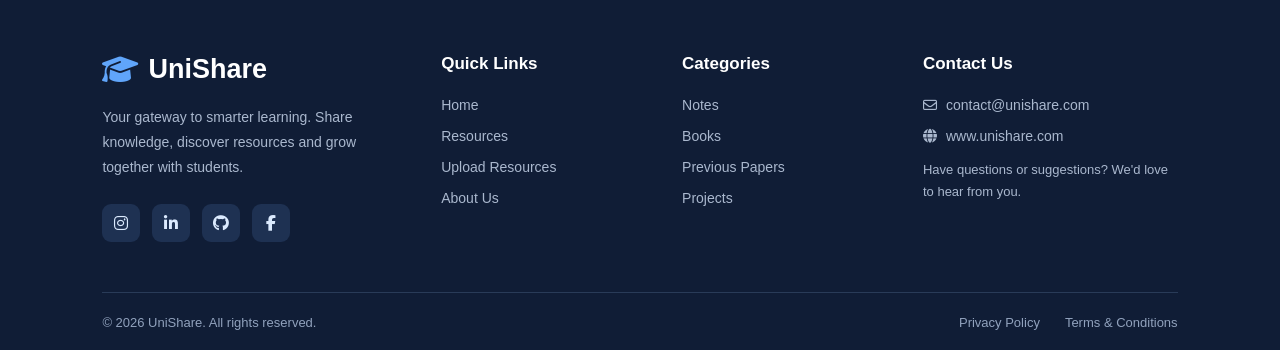
<file: exchange.html>
<!DOCTYPE html>
<html lang="en">
<head>
    <meta charset="UTF-8">
    <meta name="viewport" content="width=device-width, initial-scale=1.0">

    <title>DBMS Important Questions | UniShare</title>

    <link rel="stylesheet" href="style.css">
    <link rel="stylesheet" href="exchange.css">

    <link rel="stylesheet"
    href="https://cdnjs.cloudflare.com/ajax/libs/font-awesome/6.7.2/css/all.min.css">
</head>

<body>

    <!-- ========== NAVBAR START ========== -->
    <header class="navbar">
        <div class="nav-container">
            <a href="index.html" class="logo">
                Uni<span>Share</span>
            </a>

            <input type="checkbox" id="menu-toggle">
            <label for="menu-toggle" class="menu-icon">☰</label>

            <nav class="nav-links">
                <a href="index.html">Home</a>
                <a href="notes.html" class="active">Resources</a>
                <a href="books.html">Books</a>
                <a href="project.html">Projects</a>
                <a href="upload.html">Upload</a>
                <a href="about.html">About</a>
                <a href="signin.html" class="signin-btn">Sign In</a>
            </nav>
        </div>
    </header>
    <!-- ========== NAVBAR END ========== -->


    <!-- Breadcrumb -->
    <div class="breadcrumb">
        <a href="index.html">Home</a>
        <i class="fa-solid fa-chevron-right"></i>
        <a href="notes.html">Notes</a>
        <i class="fa-solid fa-chevron-right"></i>
        <span>DBMS Important Questions</span>
    </div>


    <!-- Product Details -->
    <section class="exchange-product-section">

        <!-- Product Preview -->
        <div class="exchange-preview">

            <span class="exchange-badge">
                <i class="fa-solid fa-arrows-rotate"></i>
                EXCHANGE RESOURCE
            </span>

            <div class="exchange-pdf">

                <div class="exchange-pdf-icon">
                    <i class="fa-solid fa-file-pdf"></i>
                </div>

                <h2>DBMS</h2>
                <h3>IMPORTANT QUESTIONS</h3>

                <div class="exchange-line"></div>

                <p>Database Management System</p>
                <p>University Exam Preparation</p>

                <div class="exchange-pdf-bottom">
                    <span>UniShare</span>
                    <i class="fa-solid fa-database"></i>
                </div>

            </div>

            <p class="exchange-preview-caption">
                <i class="fa-solid fa-eye"></i>
                Resource Preview
            </p>

        </div>


        <!-- Product Information -->
        <div class="exchange-info">

            <span class="exchange-category">
                Computer Science & Engineering
            </span>

            <h1>DBMS Important Questions</h1>

            <div class="exchange-rating">
                <span class="exchange-rating-number">
                    4.7 <i class="fa-solid fa-star"></i>
                </span>

                <span>86 Reviews</span>
                <span>|</span>
                <span>320+ Views</span>
            </div>


            <!-- Exchange Price -->
            <div class="exchange-price-box">

                <div>
                    <span class="exchange-small-heading">
                        EXCHANGE REQUIRED
                    </span>

                    <h2>Exchange Resource</h2>

                    <p>No money required</p>
                </div>

                <div class="exchange-price-icon">
                    <i class="fa-solid fa-arrows-rotate"></i>
                </div>

            </div>


            <div class="exchange-divider"></div>


            <!-- Description -->
            <h3>About this Resource</h3>

            <p class="exchange-description">
                These DBMS Important Questions are prepared for university
                students to help them prepare for examinations. This resource
                contains important database management concepts and
                questions for revision and practice.
            </p>


            <div class="exchange-divider"></div>


            <!-- Resource Details -->
            <h3>Resource Information</h3>

            <div class="exchange-details">

                <div class="exchange-detail-row">
                    <span>Subject</span>
                    <strong>Database Management System</strong>
                </div>

                <div class="exchange-detail-row">
                    <span>Category</span>
                    <strong>Important Questions</strong>
                </div>

                <div class="exchange-detail-row">
                    <span>Semester</span>
                    <strong>2nd Semester</strong>
                </div>

                <div class="exchange-detail-row">
                    <span>File Format</span>
                    <strong>PDF</strong>
                </div>

                <div class="exchange-detail-row">
                    <span>Language</span>
                    <strong>English</strong>
                </div>

                <div class="exchange-detail-row">
                    <span>Uploaded By</span>
                    <strong>Student Upload</strong>
                </div>

            </div>


            <div class="exchange-divider"></div>


            <!-- What Uploader Wants -->
            <div class="exchange-request-box">

                <div class="exchange-request-icon">
                    <i class="fa-solid fa-handshake"></i>
                </div>

                <div>
                    <h3>What does the uploader want?</h3>

                    <p>
                        The uploader is looking for Operating Systems
                        handwritten notes in exchange for this resource.
                    </p>

                    <span class="exchange-request-tag">
                        Resource Exchange
                    </span>
                </div>

            </div>


            <!-- Buttons -->
            <div class="exchange-actions">

                <a href="#" class="request-exchange-btn">
                    <i class="fa-solid fa-arrows-rotate"></i>
                    Request Exchange
                </a>

                <a href="notes.html" class="exchange-back-btn">
                    Back to Notes
                </a>

            </div>


            <p class="exchange-safe-message">
                <i class="fa-solid fa-shield-halved"></i>
                Exchange educational resources without money.
            </p>

        </div>

    </section>


    <!-- Description Section -->
    <section class="exchange-description-section">

        <h2>Resource Description</h2>

        <p>
            Database Management System (DBMS) is an important subject
            in Computer Science Engineering. These questions help
            students revise important topics and prepare for exams.
        </p>

        <h3>Topics Covered</h3>

        <div class="exchange-topics-grid">

            <div>
                <i class="fa-solid fa-check-circle"></i>
                Introduction to DBMS
            </div>

            <div>
                <i class="fa-solid fa-check-circle"></i>
                Database Architecture
            </div>

            <div>
                <i class="fa-solid fa-check-circle"></i>
                ER Model
            </div>

            <div>
                <i class="fa-solid fa-check-circle"></i>
                SQL Queries
            </div>

            <div>
                <i class="fa-solid fa-check-circle"></i>
                Normalization
            </div>

            <div>
                <i class="fa-solid fa-check-circle"></i>
                Transactions
            </div>

        </div>

    </section>


    <!-- ========== FOOTER SECTION START ========== -->
    <footer class="footer">
        <div class="footer-container">
            <div class="footer-brand">
                <a href="index.html" class="footer-logo">
                    <i class="fa-solid fa-graduation-cap"></i>
                    UniShare
                </a>

                <p>
                    Your gateway to smarter learning.
                    Share knowledge, discover resources
                    and grow together with students.
                </p>

                <div class="footer-socials">
                    <a href="#" aria-label="Instagram">
                        <i class="fa-brands fa-instagram"></i>
                    </a>
                    <a href="#" aria-label="LinkedIn">
                        <i class="fa-brands fa-linkedin-in"></i>
                    </a>
                    <a href="#" aria-label="GitHub">
                        <i class="fa-brands fa-github"></i>
                    </a>
                    <a href="#" aria-label="Facebook">
                        <i class="fa-brands fa-facebook-f"></i>
                    </a>
                </div>
            </div>

            <div class="footer-column">
                <h3>Quick Links</h3>
                <a href="index.html">Home</a>
                <a href="resources.html">Resources</a>
                <a href="upload.html">Upload Resources</a>
                <a href="about.html">About Us</a>
            </div>

            <div class="footer-column">
                <h3>Categories</h3>
                <a href="resources.html?category=notes">Notes</a>
                <a href="resources.html?category=books">Books</a>
                <a href="resources.html?category=papers">Previous Papers</a>
                <a href="resources.html?category=projects">Projects</a>
            </div>

            <div class="footer-column">
                <h3>Contact Us</h3>
                <a href="mailto:contact@unishare.com">
                    <i class="fa-regular fa-envelope"></i>
                    contact@unishare.com
                </a>
                <a href="index.html">
                    <i class="fa-solid fa-globe"></i>
                    www.unishare.com
                </a>
                <p class="footer-contact-text">
                    Have questions or suggestions?
                    We'd love to hear from you.
                </p>
            </div>
        </div>

        <div class="footer-bottom">
            <p>© 2026 UniShare. All rights reserved.</p>
            <div class="footer-bottom-links">
                <a href="#">Privacy Policy</a>
                <a href="#">Terms &amp; Conditions</a>
            </div>
        </div>
    </footer>
    <!-- ========== FOOTER SECTION END ========== -->

</body>
</html>
</file>
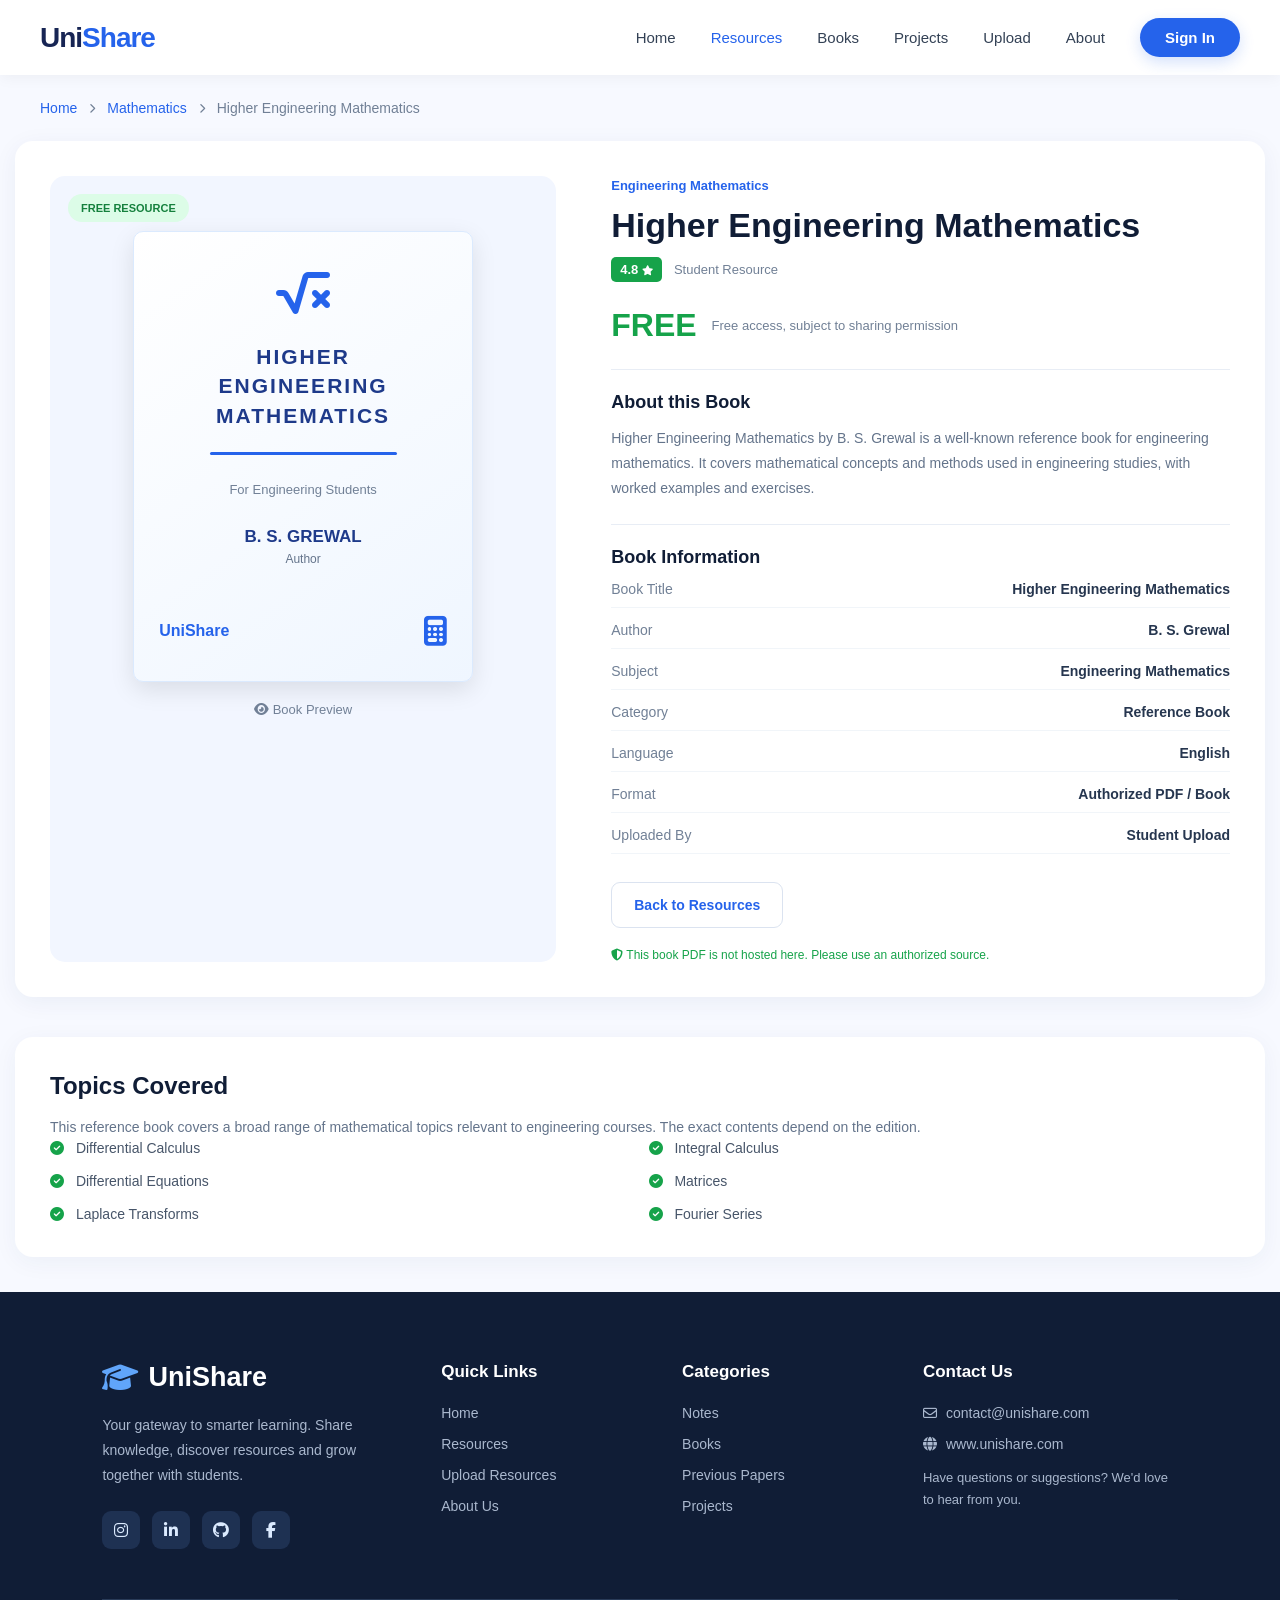
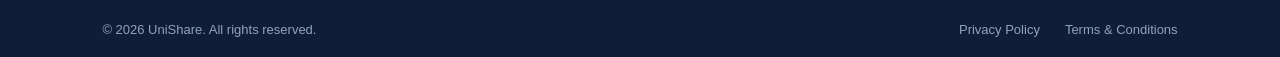
<file: math-product.html>
<!DOCTYPE html>
<html lang="en">
<head>
    <meta charset="UTF-8">
    <meta name="viewport" content="width=device-width, initial-scale=1.0">

    <title>Higher Engineering Mathematics | UniShare</title>

    <link rel="stylesheet" href="style.css">
    <link rel="stylesheet" href="product.css">

    <link rel="stylesheet"
    href="https://cdnjs.cloudflare.com/ajax/libs/font-awesome/6.7.2/css/all.min.css">
</head>

<body>

    <!-- ========== NAVBAR START ========== -->
    <header class="navbar">
        <div class="nav-container">
            <a href="index.html" class="logo">
                Uni<span>Share</span>
            </a>

            <input type="checkbox" id="menu-toggle">
            <label for="menu-toggle" class="menu-icon">☰</label>

            <nav class="nav-links">
                <a href="index.html">Home</a>
                <a href="notes.html" class="active">Resources</a>
                <a href="books.html">Books</a>
                <a href="project.html">Projects</a>
                <a href="upload.html">Upload</a>
                <a href="about.html">About</a>
                <a href="signin.html" class="signin-btn">Sign In</a>
            </nav>
        </div>
    </header>
    <!-- ========== NAVBAR END ========== -->


    <!-- Breadcrumb -->
    <div class="breadcrumb">
        <a href="index.html">Home</a>
        <i class="fa-solid fa-chevron-right"></i>
        <a href="notes.html">Mathematics</a>
        <i class="fa-solid fa-chevron-right"></i>
        <span>Higher Engineering Mathematics</span>
    </div>


    <!-- Product Details -->
    <section class="product-section">

        <!-- Book Preview -->
        <div class="product-preview">

            <div class="preview-badge">FREE RESOURCE</div>

            <div class="pdf-preview math-book-cover">

                <div class="math-book-icon">
                    <i class="fa-solid fa-square-root-variable"></i>
                </div>

                <h2>HIGHER</h2>
                <h2>ENGINEERING</h2>
                <h2>MATHEMATICS</h2>

                <div class="preview-line"></div>

                <p>For Engineering Students</p>

                <div class="math-author">
                    <strong>B. S. GREWAL</strong>
                    <span>Author</span>
                </div>

                <div class="preview-bottom">
                    <span>UniShare</span>
                    <i class="fa-solid fa-calculator"></i>
                </div>

            </div>

            <p class="preview-caption">
                <i class="fa-solid fa-eye"></i>
                Book Preview
            </p>

        </div>


        <!-- Book Information -->
        <div class="product-info">

            <span class="resource-category">
                Engineering Mathematics
            </span>

            <h1>Higher Engineering Mathematics</h1>

            <div class="product-rating">
                <span class="rating-number">
                    4.8 <i class="fa-solid fa-star"></i>
                </span>

                <span>Student Resource</span>
            </div>


            <!-- Price -->
            <div class="product-price">
                <h2>FREE</h2>
                <span>Free access, subject to sharing permission</span>
            </div>

            <div class="product-divider"></div>


            <!-- About Book -->
            <h3>About this Book</h3>

            <p class="product-description">
                Higher Engineering Mathematics by B. S. Grewal is a
                well-known reference book for engineering mathematics.
                It covers mathematical concepts and methods used in
                engineering studies, with worked examples and exercises.
            </p>

            <div class="product-divider"></div>


            <!-- Book Details -->
            <h3>Book Information</h3>

            <div class="resource-details">

                <div class="detail-row">
                    <span>Book Title</span>
                    <strong>Higher Engineering Mathematics</strong>
                </div>

                <div class="detail-row">
                    <span>Author</span>
                    <strong>B. S. Grewal</strong>
                </div>

                <div class="detail-row">
                    <span>Subject</span>
                    <strong>Engineering Mathematics</strong>
                </div>

                <div class="detail-row">
                    <span>Category</span>
                    <strong>Reference Book</strong>
                </div>

                <div class="detail-row">
                    <span>Language</span>
                    <strong>English</strong>
                </div>

                <div class="detail-row">
                    <span>Format</span>
                    <strong>Authorized PDF / Book</strong>
                </div>

                <div class="detail-row">
                    <span>Uploaded By</span>
                    <strong>Student Upload</strong>
                </div>

            </div>


            <!-- Action -->
            <div class="product-actions">

                <a href="notes.html" class="back-btn">
                    Back to Resources
                </a>

            </div>

            <p class="safe-message">
                <i class="fa-solid fa-shield-halved"></i>
                This book PDF is not hosted here. Please use an authorized source.
            </p>

        </div>

    </section>


    <!-- Topics Section -->
    <section class="description-section">

        <h2>Topics Covered</h2>

        <p>
            This reference book covers a broad range of mathematical
            topics relevant to engineering courses. The exact contents
            depend on the edition.
        </p>

        <div class="topics-grid">

            <div class="topic-item">
                <i class="fa-solid fa-check-circle"></i>
                Differential Calculus
            </div>

            <div class="topic-item">
                <i class="fa-solid fa-check-circle"></i>
                Integral Calculus
            </div>

            <div class="topic-item">
                <i class="fa-solid fa-check-circle"></i>
                Differential Equations
            </div>

            <div class="topic-item">
                <i class="fa-solid fa-check-circle"></i>
                Matrices
            </div>

            <div class="topic-item">
                <i class="fa-solid fa-check-circle"></i>
                Laplace Transforms
            </div>

            <div class="topic-item">
                <i class="fa-solid fa-check-circle"></i>
                Fourier Series
            </div>

        </div>

    </section>


    <!-- ========== FOOTER SECTION START ========== -->
    <footer class="footer">
        <div class="footer-container">
            <div class="footer-brand">
                <a href="index.html" class="footer-logo">
                    <i class="fa-solid fa-graduation-cap"></i>
                    UniShare
                </a>

                <p>
                    Your gateway to smarter learning.
                    Share knowledge, discover resources
                    and grow together with students.
                </p>

                <div class="footer-socials">
                    <a href="#" aria-label="Instagram">
                        <i class="fa-brands fa-instagram"></i>
                    </a>
                    <a href="#" aria-label="LinkedIn">
                        <i class="fa-brands fa-linkedin-in"></i>
                    </a>
                    <a href="#" aria-label="GitHub">
                        <i class="fa-brands fa-github"></i>
                    </a>
                    <a href="#" aria-label="Facebook">
                        <i class="fa-brands fa-facebook-f"></i>
                    </a>
                </div>
            </div>

            <div class="footer-column">
                <h3>Quick Links</h3>
                <a href="index.html">Home</a>
                <a href="resources.html">Resources</a>
                <a href="upload.html">Upload Resources</a>
                <a href="about.html">About Us</a>
            </div>

            <div class="footer-column">
                <h3>Categories</h3>
                <a href="resources.html?category=notes">Notes</a>
                <a href="resources.html?category=books">Books</a>
                <a href="resources.html?category=papers">Previous Papers</a>
                <a href="resources.html?category=projects">Projects</a>
            </div>

            <div class="footer-column">
                <h3>Contact Us</h3>
                <a href="mailto:contact@unishare.com">
                    <i class="fa-regular fa-envelope"></i>
                    contact@unishare.com
                </a>
                <a href="index.html">
                    <i class="fa-solid fa-globe"></i>
                    www.unishare.com
                </a>
                <p class="footer-contact-text">
                    Have questions or suggestions?
                    We'd love to hear from you.
                </p>
            </div>
        </div>

        <div class="footer-bottom">
            <p>© 2026 UniShare. All rights reserved.</p>
            <div class="footer-bottom-links">
                <a href="#">Privacy Policy</a>
                <a href="#">Terms &amp; Conditions</a>
            </div>
        </div>
    </footer>
    <!-- ========== FOOTER SECTION END ========== -->

</body>
</html>
</file>
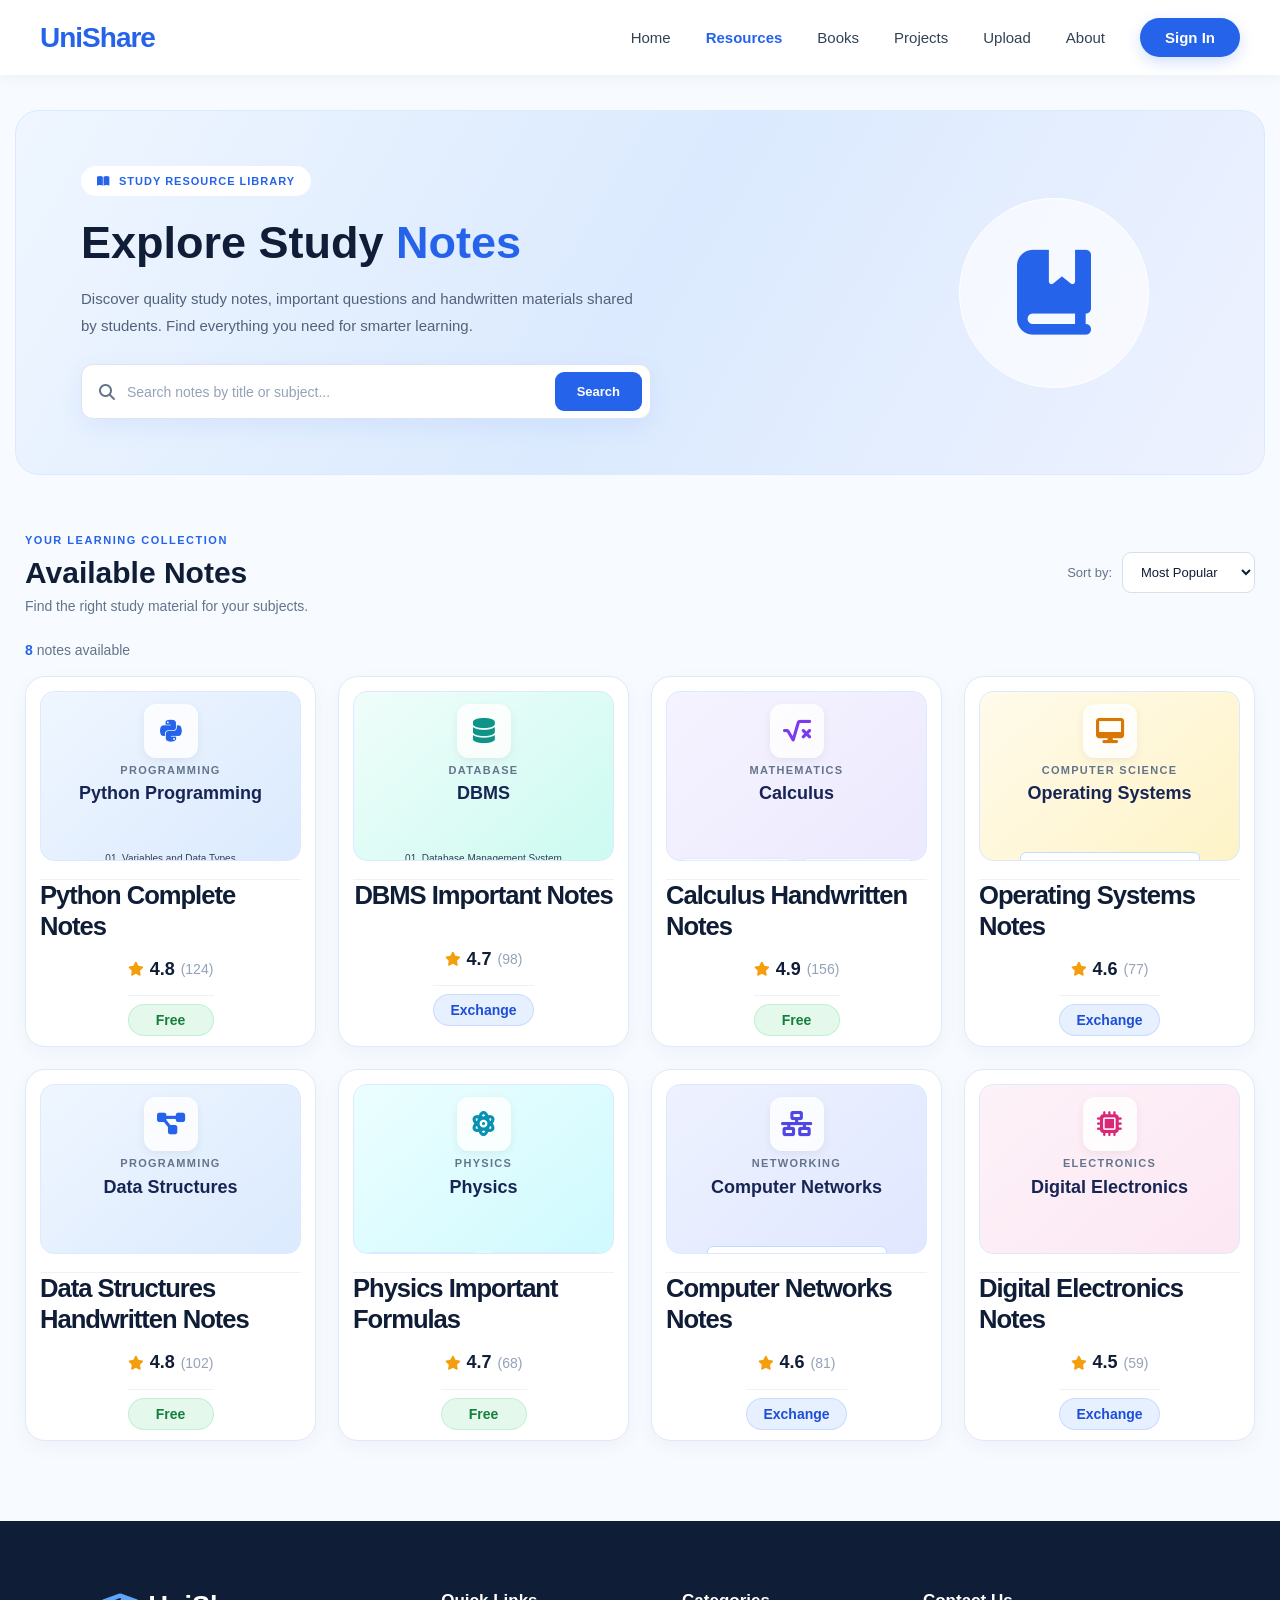
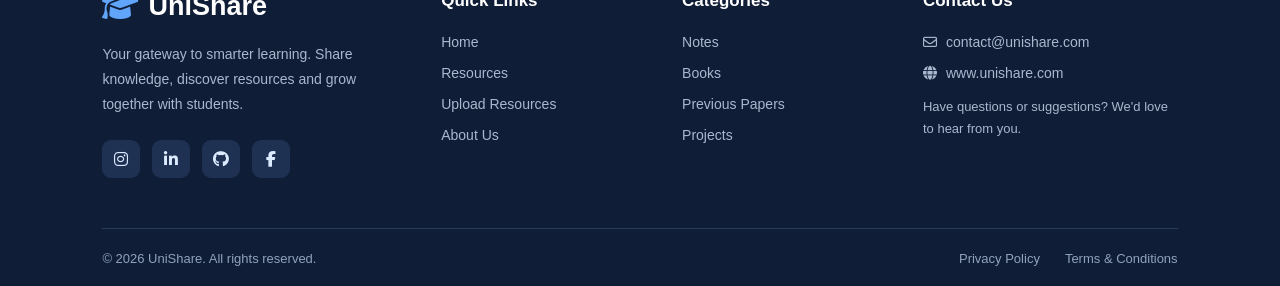
<file: notes.html>
<!DOCTYPE html>
<html lang="en">

<head>
    <meta charset="UTF-8">
    <meta name="viewport" content="width=device-width, initial-scale=1.0">

    <title>Explore Notes | UniShare</title>

    <!-- Homepage CSS -->
    <link rel="stylesheet" href="style.css">

    <!-- Notes Page CSS -->
    <link rel="stylesheet" href="notes.css">

    <!-- Font Awesome Icons -->
    <link rel="stylesheet"
    href="https://cdnjs.cloudflare.com/ajax/libs/font-awesome/6.7.2/css/all.min.css">

</head>

<body>

    <!-- ================= NAVBAR START ================= -->
    <header class="navbar">
        <div class="nav-container">

            <a href="index.html" class="logo">
                Uni<span>Share</span>
            </a>

            <input type="checkbox" id="menu-toggle">
            <label for="menu-toggle" class="menu-icon">
                ☰
            </label>

            <nav class="nav-links">
                <a href="index.html">Home</a>
                <a href="notes.html" class="active">Resources</a>
                <a href="books.html">Books</a>
                <a href="project.html">Projects</a>
                <a href="upload.html">Upload</a>
                <a href="about.html">About</a>

                <a href="signin.html" class="signin-btn">
                    Sign In
                </a>
            </nav>

        </div>
    </header>
    <!-- ================= NAVBAR END ================= -->


    <!-- ================= NOTES HERO ================= -->

    <section class="notes-hero">

        <div class="notes-hero-content">

            <span class="notes-label">
                <i class="fa-solid fa-book-open"></i>
                STUDY RESOURCE LIBRARY
            </span>

            <h1>
                Explore Study
                <span>Notes</span>
            </h1>

            <p>
                Discover quality study notes, important questions
                and handwritten materials shared by students.
                Find everything you need for smarter learning.
            </p>

            <!-- Search Bar -->

            <div class="notes-search">

                <i class="fa-solid fa-magnifying-glass"></i>

                <input
                    type="text"
                    placeholder="Search notes by title or subject..."
                >

                <button type="button">
                    Search
                </button>

            </div>

        </div>


        <!-- Hero Decoration -->

        <div class="notes-hero-icon">

            <i class="fa-solid fa-book-bookmark"></i>

        </div>

    </section>


    <!-- ================= RESOURCE SECTION ================= -->

    <section class="resource-section">


        <!-- Section Heading -->

        <div class="resource-heading">

            <div>

                <span class="resource-small-title">
                    YOUR LEARNING COLLECTION
                </span>

                <h2>Available Notes</h2>

                <p>
                    Find the right study material for your subjects.
                </p>

            </div>


            <!-- Sorting Dropdown -->

            <div class="resource-sort">

                <label for="sortSelect">Sort by:</label>

                <select id="sortSelect">

                    <option>Most Popular</option>

                    <option>Latest</option>

                    <option>Highest Rated</option>

                </select>

            </div>

        </div>


        <!-- Resource Count -->

        <div class="resource-count">

            <span>8</span> notes available

        </div>


        <!-- ================= RESOURCE GRID ================= -->

        <div class="resource-grid">


            <!-- CARD 1: PYTHON NOTES -->

            <div class="resource-card">

                <div class="resource-preview python-preview">

                    <div class="preview-icon python-color">

                        <i class="fa-brands fa-python"></i>

                    </div>

                    <span class="preview-subject">
                        PROGRAMMING
                    </span>

                    <h3>Python Programming</h3>

                    <p>Complete Tutorial Notes</p>

                    <div class="preview-lines">

                        <span>01. Variables and Data Types</span>

                        <span>02. Loops and Conditions</span>

                        <span>03. Functions and Modules</span>

                        <span>04. Lists and Dictionaries</span>

                        <span>05. Object Oriented Programming</span>

                    </div>

                </div>


                <div class="resource-info">

                    <span class="subject-tag">
                        Programming
                    </span>

                    <h3>Python Complete Notes</h3>

                    <div class="resource-rating">

                        <i class="fa-solid fa-star"></i>

                        <strong>4.8</strong>

                        <span>(124)</span>

                    </div>


                    <div class="resource-bottom">

                        <span class="resource-uploader">
                            <i class="fa-solid fa-user"></i>
                            Student Upload
                        </span>

                        <a href="product.html" class="resource-status free-status">
                            Free
                        </a>

                    </div>


                    <a href="product.html" class="resource-view">
                        View Details
                        <i class="fa-solid fa-arrow-right"></i>
                    </a>

                </div>

            </div>



            <!-- CARD 2: DBMS NOTES -->

            <div class="resource-card">

                <div class="resource-preview dbms-preview">

                    <div class="preview-icon dbms-color">

                        <i class="fa-solid fa-database"></i>

                    </div>

                    <span class="preview-subject">
                        DATABASE
                    </span>

                    <h3>DBMS</h3>

                    <p>Important Notes</p>

                    <div class="preview-lines">

                        <span>01. Database Management System</span>

                        <span>02. Database Normalization</span>

                        <span>03. Primary and Foreign Keys</span>

                        <span>04. Relational Database Models</span>

                    </div>

                </div>


                <div class="resource-info">

                    <span class="subject-tag">
                        Database
                    </span>

                    <h3>DBMS Important Notes</h3>

                    <div class="resource-rating">

                        <i class="fa-solid fa-star"></i>

                        <strong>4.7</strong>

                        <span>(98)</span>

                    </div>


                    <div class="resource-bottom">

                        <span class="resource-uploader">
                            <i class="fa-solid fa-user"></i>
                            Student Upload
                        </span>

                        <a href="exchange.html" class="resource-status exchange-status">
                            Exchange
                        </a>

                    </div>


                    <a href="#" class="resource-view">
                        View Details
                        <i class="fa-solid fa-arrow-right"></i>
                    </a>

                </div>

            </div>



            <!-- CARD 3: CALCULUS NOTES -->

            <div class="resource-card">

                <div class="resource-preview calculus-preview">

                    <div class="preview-icon calculus-color">

                        <i class="fa-solid fa-square-root-variable"></i>

                    </div>

                    <span class="preview-subject">
                        MATHEMATICS
                    </span>

                    <h3>Calculus</h3>

                    <p>Handwritten Notes</p>

                    <div class="preview-formulas">

                        <span>∫ f(x) dx</span>

                        <span>lim x → a</span>

                        <span>dy / dx</span>

                        <span>∫ₐᵇ f(x) dx</span>

                    </div>

                </div>


                <div class="resource-info">

                    <span class="subject-tag">
                        Mathematics
                    </span>

                    <h3>Calculus Handwritten Notes</h3>

                    <div class="resource-rating">

                        <i class="fa-solid fa-star"></i>

                        <strong>4.9</strong>

                        <span>(156)</span>

                    </div>


                    <div class="resource-bottom">

                        <span class="resource-uploader">
                            <i class="fa-solid fa-user"></i>
                            Student Upload
                        </span>

                        <span class="resource-status free-status">
                            Free
                        </span>

                    </div>


                    <a href="#" class="resource-view">
                        View Details
                        <i class="fa-solid fa-arrow-right"></i>
                    </a>

                </div>

            </div>



            <!-- CARD 4: OPERATING SYSTEM -->

            <div class="resource-card">

                <div class="resource-preview os-preview">

                    <div class="preview-icon os-color">

                        <i class="fa-solid fa-desktop"></i>

                    </div>

                    <span class="preview-subject">
                        COMPUTER SCIENCE
                    </span>

                    <h3>Operating Systems</h3>

                    <p>Complete Study Notes</p>

                    <div class="preview-flow">

                        <span>Processes</span>

                        <i class="fa-solid fa-arrow-down"></i>

                        <span>CPU Scheduling</span>

                        <i class="fa-solid fa-arrow-down"></i>

                        <span>Memory Management</span>

                    </div>

                </div>


                <div class="resource-info">

                    <span class="subject-tag">
                        Computer Science
                    </span>

                    <h3>Operating Systems Notes</h3>

                    <div class="resource-rating">

                        <i class="fa-solid fa-star"></i>

                        <strong>4.6</strong>

                        <span>(77)</span>

                    </div>


                    <div class="resource-bottom">

                        <span class="resource-uploader">
                            <i class="fa-solid fa-user"></i>
                            Student Upload
                        </span>

                        <span class="resource-status exchange-status">
                            Exchange
                        </span>

                    </div>


                    <a href="#" class="resource-view">
                        View Details
                        <i class="fa-solid fa-arrow-right"></i>
                    </a>

                </div>

            </div>



            <!-- CARD 5: DATA STRUCTURES -->

            <div class="resource-card">

                <div class="resource-preview ds-preview">

                    <div class="preview-icon ds-color">

                        <i class="fa-solid fa-diagram-project"></i>

                    </div>

                    <span class="preview-subject">
                        PROGRAMMING
                    </span>

                    <h3>Data Structures</h3>

                    <p>Handwritten Notes</p>

                    <div class="preview-boxes">

                        <span>Array</span>

                        <span>Stack</span>

                        <span>Queue</span>

                        <span>Linked List</span>

                    </div>

                </div>


                <div class="resource-info">

                    <span class="subject-tag">
                        Programming
                    </span>

                    <h3>Data Structures Handwritten Notes</h3>

                    <div class="resource-rating">

                        <i class="fa-solid fa-star"></i>

                        <strong>4.8</strong>

                        <span>(102)</span>

                    </div>


                    <div class="resource-bottom">

                        <span class="resource-uploader">
                            <i class="fa-solid fa-user"></i>
                            Student Upload
                        </span>

                        <span class="resource-status free-status">
                            Free
                        </span>

                    </div>


                    <a href="#" class="resource-view">
                        View Details
                        <i class="fa-solid fa-arrow-right"></i>
                    </a>

                </div>

            </div>



            <!-- CARD 6: PHYSICS -->

            <div class="resource-card">

                <div class="resource-preview physics-preview">

                    <div class="preview-icon physics-color">

                        <i class="fa-solid fa-atom"></i>

                    </div>

                    <span class="preview-subject">
                        PHYSICS
                    </span>

                    <h3>Physics</h3>

                    <p>Important Formulas</p>

                    <div class="preview-formulas">

                        <span>v = u + at</span>

                        <span>s = ut + ½at²</span>

                        <span>F = ma</span>

                        <span>E = mc²</span>

                    </div>

                </div>


                <div class="resource-info">

                    <span class="subject-tag">
                        Physics
                    </span>

                    <h3>Physics Important Formulas</h3>

                    <div class="resource-rating">

                        <i class="fa-solid fa-star"></i>

                        <strong>4.7</strong>

                        <span>(68)</span>

                    </div>


                    <div class="resource-bottom">

                        <span class="resource-uploader">
                            <i class="fa-solid fa-user"></i>
                            Student Upload
                        </span>

                        <span class="resource-status free-status">
                            Free
                        </span>

                    </div>


                    <a href="#" class="resource-view">
                        View Details
                        <i class="fa-solid fa-arrow-right"></i>
                    </a>

                </div>

            </div>



            <!-- CARD 7: COMPUTER NETWORKS -->

            <div class="resource-card">

                <div class="resource-preview network-preview">

                    <div class="preview-icon network-color">

                        <i class="fa-solid fa-network-wired"></i>

                    </div>

                    <span class="preview-subject">
                        NETWORKING
                    </span>

                    <h3>Computer Networks</h3>

                    <p>Layer-wise Study Notes</p>

                    <div class="preview-flow">

                        <span>Application Layer</span>

                        <i class="fa-solid fa-arrow-down"></i>

                        <span>Transport Layer</span>

                        <i class="fa-solid fa-arrow-down"></i>

                        <span>Network Layer</span>

                    </div>

                </div>


                <div class="resource-info">

                    <span class="subject-tag">
                        Networking
                    </span>

                    <h3>Computer Networks Notes</h3>

                    <div class="resource-rating">

                        <i class="fa-solid fa-star"></i>

                        <strong>4.6</strong>

                        <span>(81)</span>

                    </div>


                    <div class="resource-bottom">

                        <span class="resource-uploader">
                            <i class="fa-solid fa-user"></i>
                            Student Upload
                        </span>

                        <span class="resource-status exchange-status">
                            Exchange
                        </span>

                    </div>


                    <a href="#" class="resource-view">
                        View Details
                        <i class="fa-solid fa-arrow-right"></i>
                    </a>

                </div>

            </div>



            <!-- CARD 8: DIGITAL ELECTRONICS -->

            <div class="resource-card">

                <div class="resource-preview digital-preview">

                    <div class="preview-icon digital-color">

                        <i class="fa-solid fa-microchip"></i>

                    </div>

                    <span class="preview-subject">
                        ELECTRONICS
                    </span>

                    <h3>Digital Electronics</h3>

                    <p>Logic Gates & Circuits</p>

                    <div class="preview-circuit">

                        <span>A · B · AND · OR · NOT</span>

                        <span>Logic Gates & Circuits</span>

                    </div>

                </div>


                <div class="resource-info">

                    <span class="subject-tag">
                        Electronics
                    </span>

                    <h3>Digital Electronics Notes</h3>

                    <div class="resource-rating">

                        <i class="fa-solid fa-star"></i>

                        <strong>4.5</strong>

                        <span>(59)</span>

                    </div>


                    <div class="resource-bottom">

                        <span class="resource-uploader">
                            <i class="fa-solid fa-user"></i>
                            Student Upload
                        </span>

                        <span class="resource-status exchange-status">
                            Exchange
                        </span>

                    </div>


                    <a href="#" class="resource-view">
                        View Details
                        <i class="fa-solid fa-arrow-right"></i>
                    </a>

                </div>

            </div>


        </div>

    </section>



    <!-- ========== FOOTER SECTION START ========== -->

    <footer class="footer">

        <div class="footer-container">

            <div class="footer-brand">

                <a href="index.html" class="footer-logo">
                    <i class="fa-solid fa-graduation-cap"></i>
                    UniShare
                </a>

                <p>
                    Your gateway to smarter learning.
                    Share knowledge, discover resources
                    and grow together with students.
                </p>

                <div class="footer-socials">

                    <a href="#" aria-label="Instagram">
                        <i class="fa-brands fa-instagram"></i>
                    </a>

                    <a href="#" aria-label="LinkedIn">
                        <i class="fa-brands fa-linkedin-in"></i>
                    </a>

                    <a href="#" aria-label="GitHub">
                        <i class="fa-brands fa-github"></i>
                    </a>

                    <a href="#" aria-label="Facebook">
                        <i class="fa-brands fa-facebook-f"></i>
                    </a>

                </div>

            </div>

            <div class="footer-column">

                <h3>Quick Links</h3>

                <a href="index.html">Home</a>
                <a href="notes.html">Resources</a>
                <a href="upload.html">Upload Resources</a>
                <a href="about.html">About Us</a>

            </div>

            <div class="footer-column">

                <h3>Categories</h3>

                <a href="notes.html">Notes</a>
                <a href="books.html">Books</a>
                <a href="pyqs.html">Previous Papers</a>
                <a href="project.html">Projects</a>

            </div>

            <div class="footer-column">

                <h3>Contact Us</h3>

                <a href="mailto:contact@unishare.com">
                    <i class="fa-regular fa-envelope"></i>
                    contact@unishare.com
                </a>

                <a href="index.html">
                    <i class="fa-solid fa-globe"></i>
                    www.unishare.com
                </a>

                <p class="footer-contact-text">
                    Have questions or suggestions?
                    We'd love to hear from you.
                </p>

            </div>

        </div>

        <div class="footer-bottom">

            <p>
                © 2026 UniShare. All rights reserved.
            </p>

            <div class="footer-bottom-links">
                <a href="#">Privacy Policy</a>
                <a href="#">Terms & Conditions</a>
            </div>

        </div>

    </footer>

    <!-- ========== FOOTER SECTION END ========== -->

</body>

</html>
</file>
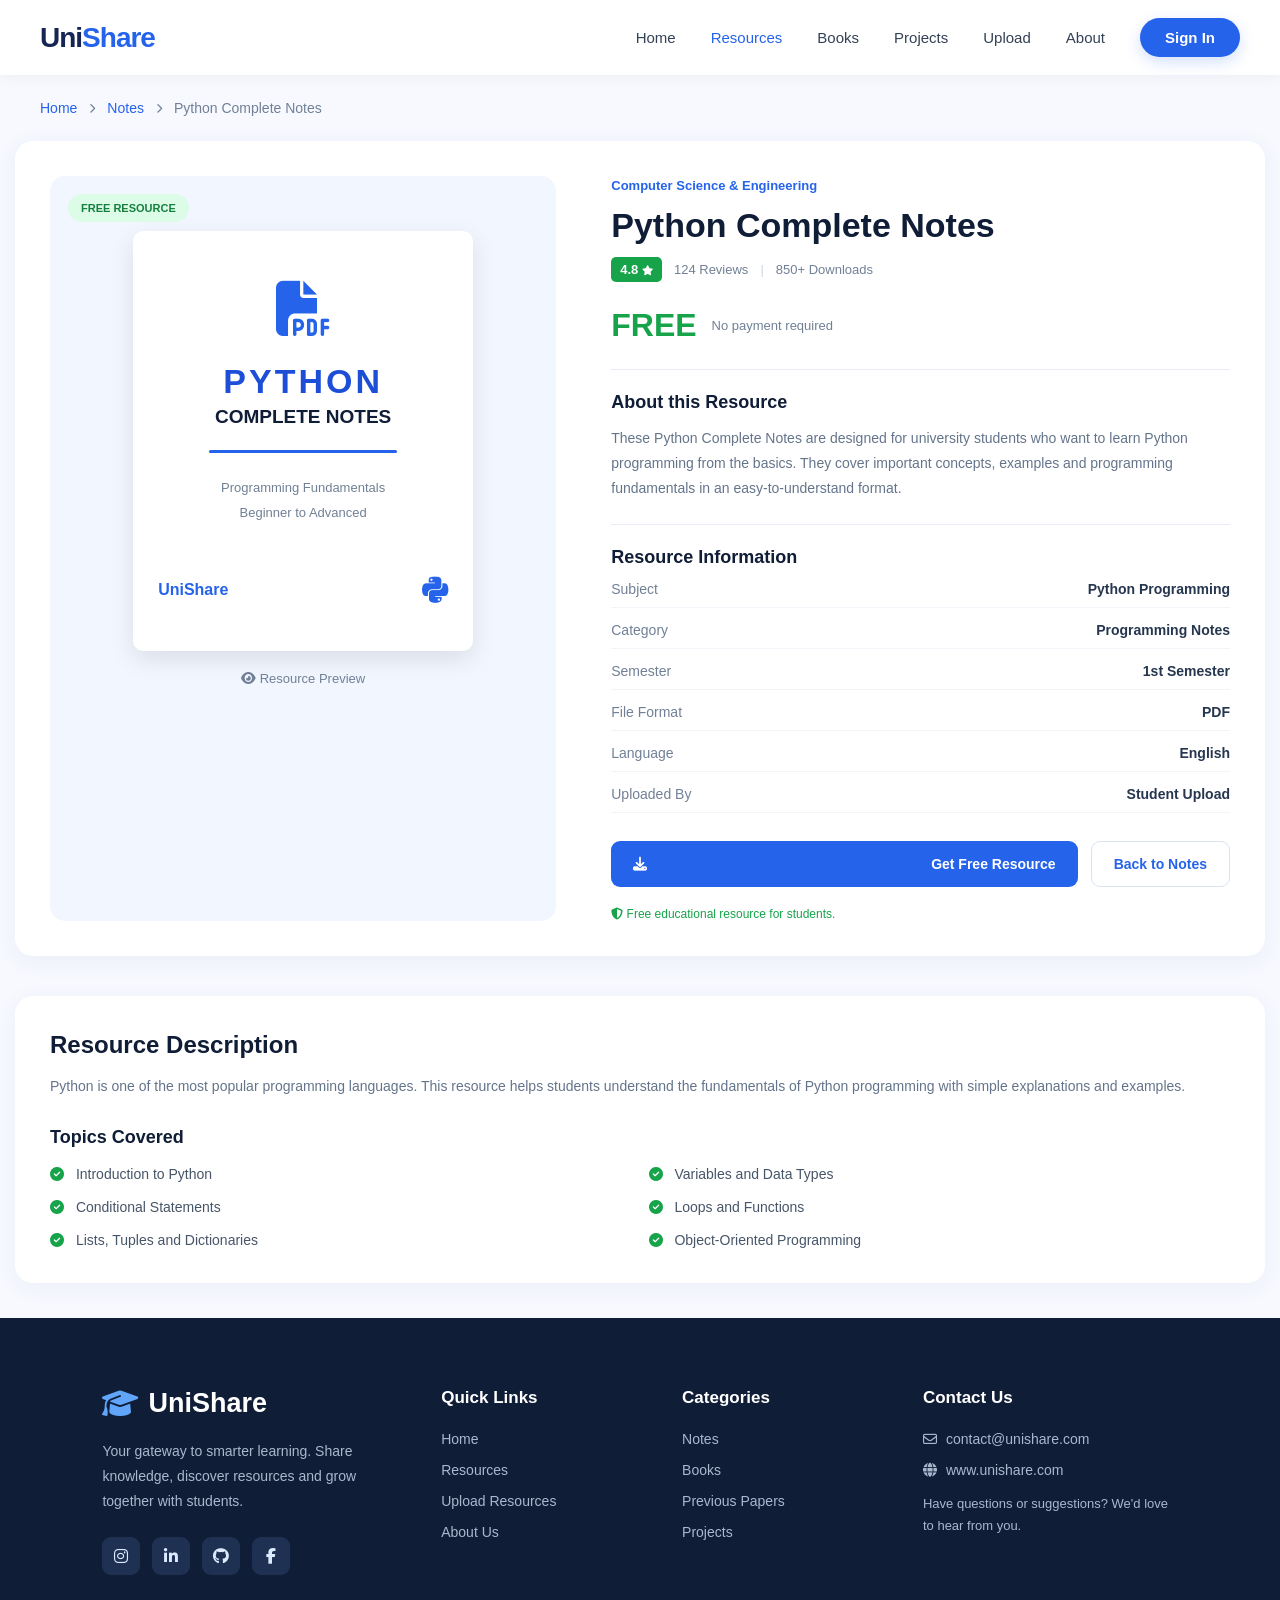
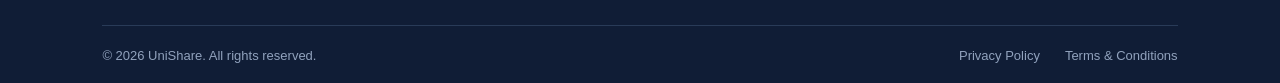
<file: product.html>
<!DOCTYPE html>
<html lang="en">
<head>
    <meta charset="UTF-8">
    <meta name="viewport" content="width=device-width, initial-scale=1.0">

    <title>Python Complete Notes | UniShare</title>

    <link rel="stylesheet" href="style.css">
    <link rel="stylesheet" href="product.css">

    <link rel="stylesheet"
    href="https://cdnjs.cloudflare.com/ajax/libs/font-awesome/6.7.2/css/all.min.css">
</head>

<body>

    <!-- ========== NAVBAR START ========== -->
    <header class="navbar">
        <div class="nav-container">
            <a href="index.html" class="logo">
                Uni<span>Share</span>
            </a>

            <input type="checkbox" id="menu-toggle">
            <label for="menu-toggle" class="menu-icon">☰</label>

            <nav class="nav-links">
                <a href="index.html">Home</a>
                <a href="notes.html" class="active">Resources</a>
                <a href="books.html">Books</a>
                <a href="project.html">Projects</a>
                <a href="upload.html">Upload</a>
                <a href="about.html">About</a>
                <a href="signin.html" class="signin-btn">Sign In</a>
            </nav>
        </div>
    </header>
    <!-- ========== NAVBAR END ========== -->


    <!-- Breadcrumb -->
    <div class="breadcrumb">
        <a href="index.html">Home</a>
        <i class="fa-solid fa-chevron-right"></i>
        <a href="notes.html">Notes</a>
        <i class="fa-solid fa-chevron-right"></i>
        <span>Python Complete Notes</span>
    </div>


    <!-- Product Details -->
    <section class="product-section">

        <!-- Product Preview -->
        <div class="product-preview">

            <div class="preview-badge">FREE RESOURCE</div>

            <div class="pdf-preview">
                <div class="pdf-icon">
                    <i class="fa-solid fa-file-pdf"></i>
                </div>

                <h2>PYTHON</h2>
                <h3>COMPLETE NOTES</h3>

                <div class="preview-line"></div>

                <p>Programming Fundamentals</p>
                <p>Beginner to Advanced</p>

                <div class="preview-bottom">
                    <span>UniShare</span>
                    <i class="fa-brands fa-python"></i>
                </div>
            </div>

            <p class="preview-caption">
                <i class="fa-solid fa-eye"></i>
                Resource Preview
            </p>

        </div>


        <!-- Product Information -->
        <div class="product-info">

            <span class="resource-category">
                Computer Science & Engineering
            </span>

            <h1>Python Complete Notes</h1>

            <div class="product-rating">
                <span class="rating-number">4.8 <i class="fa-solid fa-star"></i></span>
                <span>124 Reviews</span>
                <span class="rating-divider">|</span>
                <span>850+ Downloads</span>
            </div>

            <div class="product-price">
                <h2>FREE</h2>
                <span>No payment required</span>
            </div>

            <div class="product-divider"></div>

            <h3>About this Resource</h3>

            <p class="product-description">
                These Python Complete Notes are designed for university
                students who want to learn Python programming from the
                basics. They cover important concepts, examples and
                programming fundamentals in an easy-to-understand format.
            </p>

            <div class="product-divider"></div>

            <!-- Resource Information -->
            <h3>Resource Information</h3>

            <div class="resource-details">

                <div class="detail-row">
                    <span>Subject</span>
                    <strong>Python Programming</strong>
                </div>

                <div class="detail-row">
                    <span>Category</span>
                    <strong>Programming Notes</strong>
                </div>

                <div class="detail-row">
                    <span>Semester</span>
                    <strong>1st Semester</strong>
                </div>

                <div class="detail-row">
                    <span>File Format</span>
                    <strong>PDF</strong>
                </div>

                <div class="detail-row">
                    <span>Language</span>
                    <strong>English</strong>
                </div>

                <div class="detail-row">
                    <span>Uploaded By</span>
                    <strong>Student Upload</strong>
                </div>

            </div>

            <!-- Action Button -->
            <div class="product-actions">
                <a href="python-notes.pdf" class="download-btn" target="_blank" rel="noopener">
                    <i class="fa-solid fa-download"></i>
                    Get Free Resource
                </a>

                <a href="notes.html" class="back-btn">
                    Back to Notes
                </a>
            </div>

            <p class="safe-message">
                <i class="fa-solid fa-shield-halved"></i>
                Free educational resource for students.
            </p>

        </div>

    </section>


    <!-- Description Section -->
    <section class="description-section">

        <h2>Resource Description</h2>

        <p>
            Python is one of the most popular programming languages.
            This resource helps students understand the fundamentals
            of Python programming with simple explanations and examples.
        </p>

        <h3>Topics Covered</h3>

        <div class="topics-grid">
            <div class="topic-item">
                <i class="fa-solid fa-check-circle"></i>
                Introduction to Python
            </div>

            <div class="topic-item">
                <i class="fa-solid fa-check-circle"></i>
                Variables and Data Types
            </div>

            <div class="topic-item">
                <i class="fa-solid fa-check-circle"></i>
                Conditional Statements
            </div>

            <div class="topic-item">
                <i class="fa-solid fa-check-circle"></i>
                Loops and Functions
            </div>

            <div class="topic-item">
                <i class="fa-solid fa-check-circle"></i>
                Lists, Tuples and Dictionaries
            </div>

            <div class="topic-item">
                <i class="fa-solid fa-check-circle"></i>
                Object-Oriented Programming
            </div>
        </div>

    </section>


    <!-- ========== FOOTER SECTION START ========== -->
    <footer class="footer">
        <div class="footer-container">
            <div class="footer-brand">
                <a href="index.html" class="footer-logo">
                    <i class="fa-solid fa-graduation-cap"></i>
                    UniShare
                </a>

                <p>
                    Your gateway to smarter learning.
                    Share knowledge, discover resources
                    and grow together with students.
                </p>

                <div class="footer-socials">
                    <a href="#" aria-label="Instagram">
                        <i class="fa-brands fa-instagram"></i>
                    </a>
                    <a href="#" aria-label="LinkedIn">
                        <i class="fa-brands fa-linkedin-in"></i>
                    </a>
                    <a href="#" aria-label="GitHub">
                        <i class="fa-brands fa-github"></i>
                    </a>
                    <a href="#" aria-label="Facebook">
                        <i class="fa-brands fa-facebook-f"></i>
                    </a>
                </div>
            </div>

            <div class="footer-column">
                <h3>Quick Links</h3>
                <a href="index.html">Home</a>
                <a href="resources.html">Resources</a>
                <a href="upload.html">Upload Resources</a>
                <a href="about.html">About Us</a>
            </div>

            <div class="footer-column">
                <h3>Categories</h3>
                <a href="resources.html?category=notes">Notes</a>
                <a href="resources.html?category=books">Books</a>
                <a href="resources.html?category=papers">Previous Papers</a>
                <a href="resources.html?category=projects">Projects</a>
            </div>

            <div class="footer-column">
                <h3>Contact Us</h3>
                <a href="mailto:contact@unishare.com">
                    <i class="fa-regular fa-envelope"></i>
                    contact@unishare.com
                </a>
                <a href="index.html">
                    <i class="fa-solid fa-globe"></i>
                    www.unishare.com
                </a>
                <p class="footer-contact-text">
                    Have questions or suggestions?
                    We'd love to hear from you.
                </p>
            </div>
        </div>

        <div class="footer-bottom">
            <p>© 2026 UniShare. All rights reserved.</p>
            <div class="footer-bottom-links">
                <a href="#">Privacy Policy</a>
                <a href="#">Terms &amp; Conditions</a>
            </div>
        </div>
    </footer>
    <!-- ========== FOOTER SECTION END ========== -->

</body>
</html>
</file>
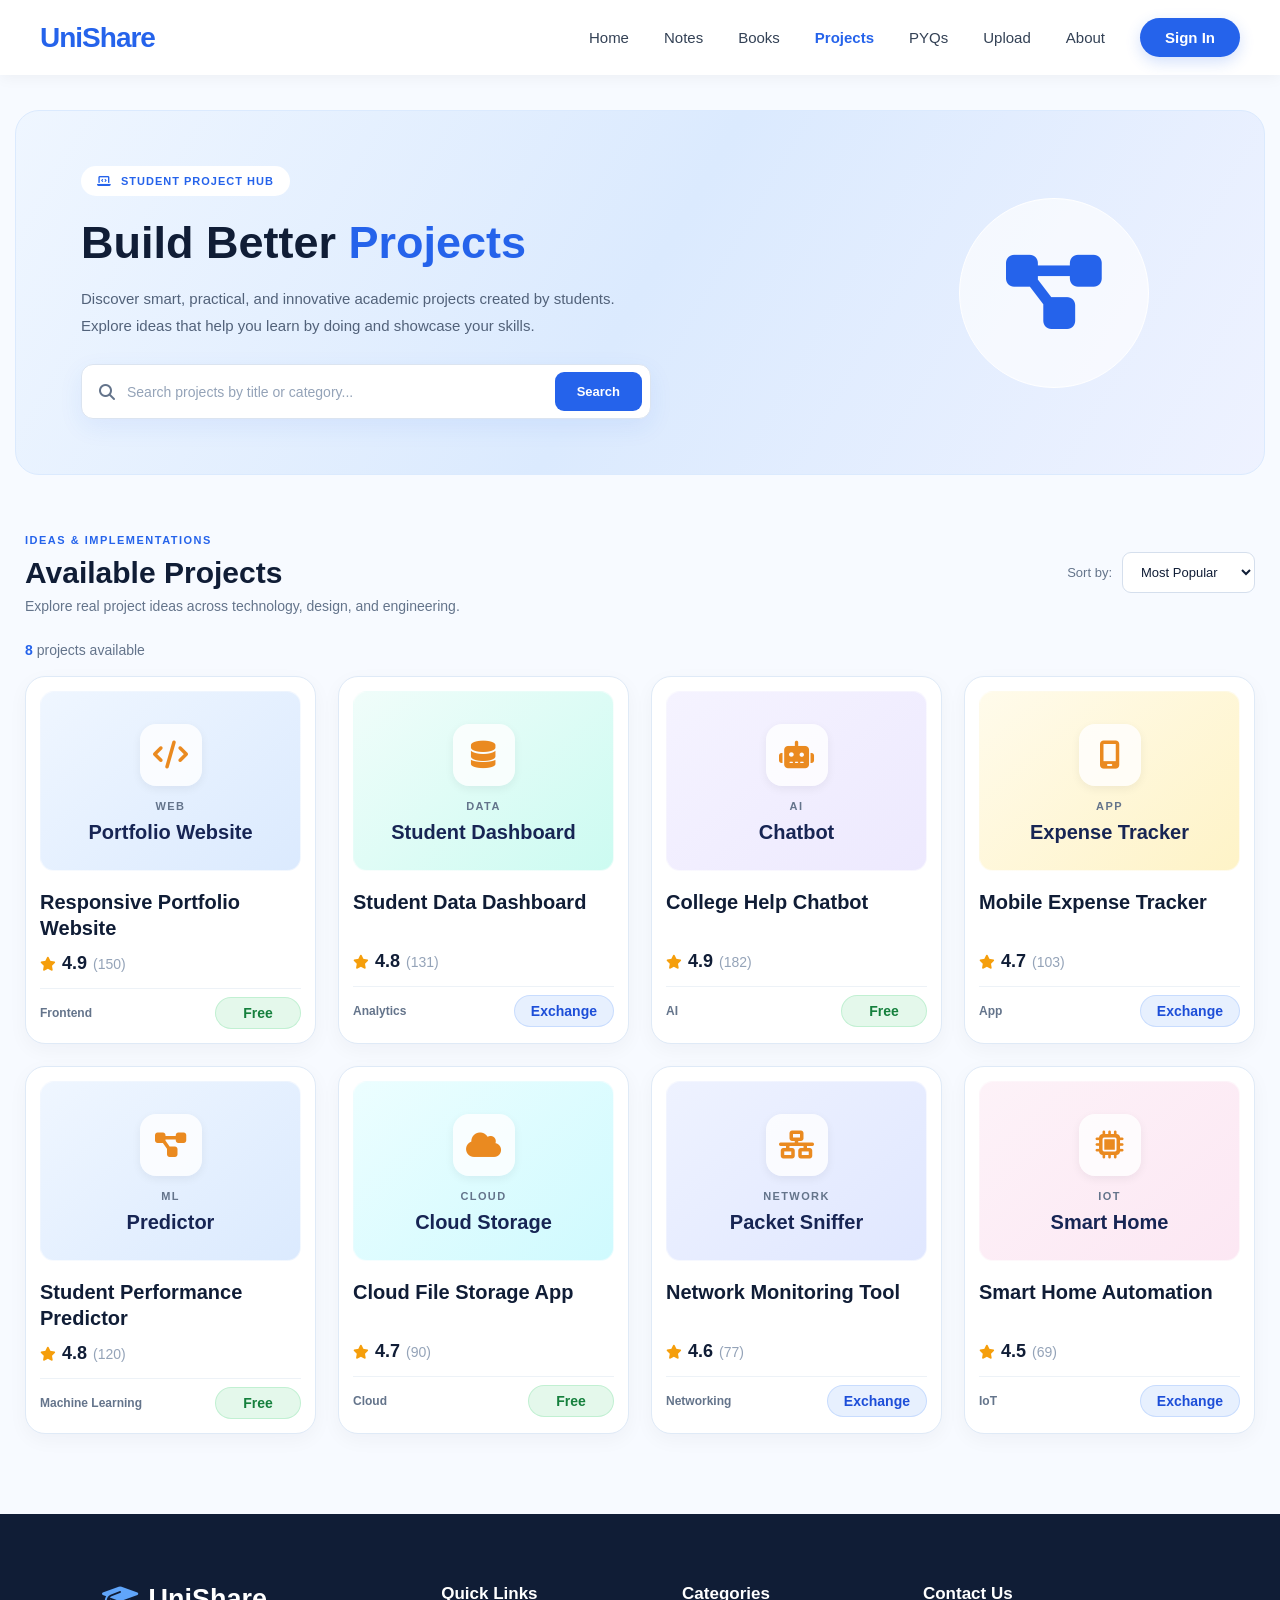
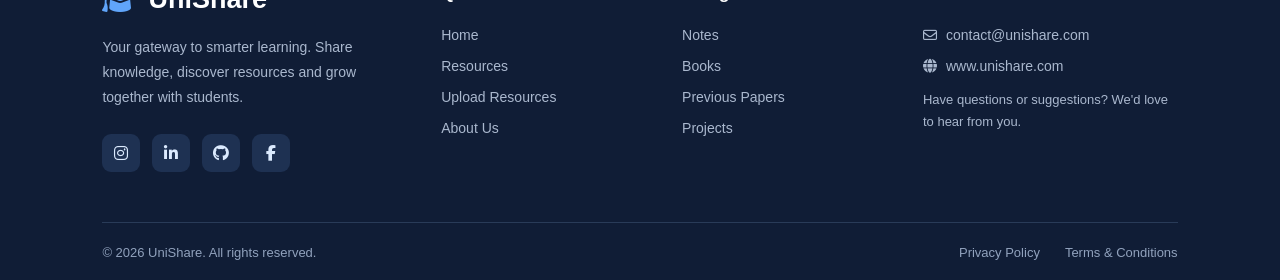
<file: project.html>
<!DOCTYPE html>
<html lang="en">

<head>
    <meta charset="UTF-8">
    <meta name="viewport" content="width=device-width, initial-scale=1.0">
    <title>Explore Projects | UniShare</title>

    <link rel="stylesheet" href="style.css">
    <link rel="stylesheet" href="project.css">

    <link rel="stylesheet"
    href="https://cdnjs.cloudflare.com/ajax/libs/font-awesome/6.7.2/css/all.min.css">
</head>

<body>

    <header class="navbar">
        <div class="nav-container">

            <a href="index.html" class="logo">
                Uni<span>Share</span>
            </a>

            <input type="checkbox" id="menu-toggle">
            <label for="menu-toggle" class="menu-icon">
                ☰
            </label>

            <nav class="nav-links">
                <a href="index.html">Home</a>
                <a href="notes.html">Notes</a>
                <a href="books.html">Books</a>
                <a href="project.html" class="active">Projects</a>
                <a href="pyqs.html">PYQs</a>
                <a href="upload.html">Upload</a>
                <a href="about.html">About</a>

                <a href="signin.html" class="signin-btn">
                    Sign In
                </a>
            </nav>

        </div>
    </header>

    <section class="project-hero">

        <div class="project-hero-content">

            <span class="project-label">
                <i class="fa-solid fa-laptop-code"></i>
                STUDENT PROJECT HUB
            </span>

            <h1>
                Build Better
                <span>Projects</span>
            </h1>

            <p>
                Discover smart, practical, and innovative academic projects created by students.
                Explore ideas that help you learn by doing and showcase your skills.
            </p>

            <div class="project-search">
                <i class="fa-solid fa-magnifying-glass"></i>
                <input type="text" placeholder="Search projects by title or category...">
                <button type="button">Search</button>
            </div>

        </div>

        <div class="project-hero-icon">
            <i class="fa-solid fa-diagram-project"></i>
        </div>

    </section>

    <section class="project-section">

        <div class="project-heading">
            <div>
                <span class="project-small-title">IDEAS & IMPLEMENTATIONS</span>
                <h2>Available Projects</h2>
                <p>Explore real project ideas across technology, design, and engineering.</p>
            </div>

            <div class="project-sort">
                <label for="sortSelect">Sort by:</label>
                <select id="sortSelect">
                    <option>Most Popular</option>
                    <option>Latest</option>
                    <option>Highest Rated</option>
                </select>
            </div>
        </div>

        <div class="project-count">
            <span>8</span> projects available
        </div>

        <div class="project-grid">

            <div class="project-card">
                <div class="project-cover cover-blue">
                    <div class="project-icon"><i class="fa-solid fa-code"></i></div>
                    <span class="project-subject">WEB</span>
                    <h3>Portfolio Website</h3>
                </div>

                <div class="project-info">
                    <h3>Responsive Portfolio Website</h3>
                    <div class="project-rating">
                        <i class="fa-solid fa-star"></i>
                        <strong>4.9</strong>
                        <span>(150)</span>
                    </div>
                    <div class="project-bottom">
                        <span class="project-type">Frontend</span>
                        <span class="project-status free-status">Free</span>
                    </div>
                </div>
            </div>

            <div class="project-card">
                <div class="project-cover cover-green">
                    <div class="project-icon"><i class="fa-solid fa-database"></i></div>
                    <span class="project-subject">DATA</span>
                    <h3>Student Dashboard</h3>
                </div>

                <div class="project-info">
                    <h3>Student Data Dashboard</h3>
                    <div class="project-rating">
                        <i class="fa-solid fa-star"></i>
                        <strong>4.8</strong>
                        <span>(131)</span>
                    </div>
                    <div class="project-bottom">
                        <span class="project-type">Analytics</span>
                        <span class="project-status exchange-status">Exchange</span>
                    </div>
                </div>
            </div>

            <div class="project-card">
                <div class="project-cover cover-purple">
                    <div class="project-icon"><i class="fa-solid fa-robot"></i></div>
                    <span class="project-subject">AI</span>
                    <h3>Chatbot</h3>
                </div>

                <div class="project-info">
                    <h3>College Help Chatbot</h3>
                    <div class="project-rating">
                        <i class="fa-solid fa-star"></i>
                        <strong>4.9</strong>
                        <span>(182)</span>
                    </div>
                    <div class="project-bottom">
                        <span class="project-type">AI</span>
                        <span class="project-status free-status">Free</span>
                    </div>
                </div>
            </div>

            <div class="project-card">
                <div class="project-cover cover-gold">
                    <div class="project-icon"><i class="fa-solid fa-mobile-screen"></i></div>
                    <span class="project-subject">APP</span>
                    <h3>Expense Tracker</h3>
                </div>

                <div class="project-info">
                    <h3>Mobile Expense Tracker</h3>
                    <div class="project-rating">
                        <i class="fa-solid fa-star"></i>
                        <strong>4.7</strong>
                        <span>(103)</span>
                    </div>
                    <div class="project-bottom">
                        <span class="project-type">App</span>
                        <span class="project-status exchange-status">Exchange</span>
                    </div>
                </div>
            </div>

            <div class="project-card">
                <div class="project-cover cover-lightblue">
                    <div class="project-icon"><i class="fa-solid fa-diagram-project"></i></div>
                    <span class="project-subject">ML</span>
                    <h3>Predictor</h3>
                </div>

                <div class="project-info">
                    <h3>Student Performance Predictor</h3>
                    <div class="project-rating">
                        <i class="fa-solid fa-star"></i>
                        <strong>4.8</strong>
                        <span>(120)</span>
                    </div>
                    <div class="project-bottom">
                        <span class="project-type">Machine Learning</span>
                        <span class="project-status free-status">Free</span>
                    </div>
                </div>
            </div>

            <div class="project-card">
                <div class="project-cover cover-cyan">
                    <div class="project-icon"><i class="fa-solid fa-cloud"></i></div>
                    <span class="project-subject">CLOUD</span>
                    <h3>Cloud Storage</h3>
                </div>

                <div class="project-info">
                    <h3>Cloud File Storage App</h3>
                    <div class="project-rating">
                        <i class="fa-solid fa-star"></i>
                        <strong>4.7</strong>
                        <span>(90)</span>
                    </div>
                    <div class="project-bottom">
                        <span class="project-type">Cloud</span>
                        <span class="project-status free-status">Free</span>
                    </div>
                </div>
            </div>

            <div class="project-card">
                <div class="project-cover cover-indigo">
                    <div class="project-icon"><i class="fa-solid fa-network-wired"></i></div>
                    <span class="project-subject">NETWORK</span>
                    <h3>Packet Sniffer</h3>
                </div>

                <div class="project-info">
                    <h3>Network Monitoring Tool</h3>
                    <div class="project-rating">
                        <i class="fa-solid fa-star"></i>
                        <strong>4.6</strong>
                        <span>(77)</span>
                    </div>
                    <div class="project-bottom">
                        <span class="project-type">Networking</span>
                        <span class="project-status exchange-status">Exchange</span>
                    </div>
                </div>
            </div>

            <div class="project-card">
                <div class="project-cover cover-pink">
                    <div class="project-icon"><i class="fa-solid fa-microchip"></i></div>
                    <span class="project-subject">IOT</span>
                    <h3>Smart Home</h3>
                </div>

                <div class="project-info">
                    <h3>Smart Home Automation</h3>
                    <div class="project-rating">
                        <i class="fa-solid fa-star"></i>
                        <strong>4.5</strong>
                        <span>(69)</span>
                    </div>
                    <div class="project-bottom">
                        <span class="project-type">IoT</span>
                        <span class="project-status exchange-status">Exchange</span>
                    </div>
                </div>
            </div>

        </div>

    </section>

    <!-- ========== FOOTER SECTION START ========== -->

    <footer class="footer">

        <div class="footer-container">

            <div class="footer-brand">

                <a href="index.html" class="footer-logo">
                    <i class="fa-solid fa-graduation-cap"></i>
                    UniShare
                </a>

                <p>
                    Your gateway to smarter learning.
                    Share knowledge, discover resources
                    and grow together with students.
                </p>

                <div class="footer-socials">

                    <a href="#" aria-label="Instagram">
                        <i class="fa-brands fa-instagram"></i>
                    </a>

                    <a href="#" aria-label="LinkedIn">
                        <i class="fa-brands fa-linkedin-in"></i>
                    </a>

                    <a href="#" aria-label="GitHub">
                        <i class="fa-brands fa-github"></i>
                    </a>

                    <a href="#" aria-label="Facebook">
                        <i class="fa-brands fa-facebook-f"></i>
                    </a>

                </div>

            </div>

            <div class="footer-column">

                <h3>Quick Links</h3>

                <a href="index.html">Home</a>
                <a href="notes.html">Resources</a>
                <a href="upload.html">Upload Resources</a>
                <a href="about.html">About Us</a>

            </div>

            <div class="footer-column">

                <h3>Categories</h3>

                <a href="notes.html">Notes</a>
                <a href="books.html">Books</a>
                <a href="pyqs.html">Previous Papers</a>
                <a href="project.html">Projects</a>

            </div>

            <div class="footer-column">

                <h3>Contact Us</h3>

                <a href="mailto:contact@unishare.com">
                    <i class="fa-regular fa-envelope"></i>
                    contact@unishare.com
                </a>

                <a href="index.html">
                    <i class="fa-solid fa-globe"></i>
                    www.unishare.com
                </a>

                <p class="footer-contact-text">
                    Have questions or suggestions?
                    We'd love to hear from you.
                </p>

            </div>

        </div>

        <div class="footer-bottom">

            <p>
                © 2026 UniShare. All rights reserved.
            </p>

            <div class="footer-bottom-links">
                <a href="#">Privacy Policy</a>
                <a href="#">Terms & Conditions</a>
            </div>

        </div>

    </footer>

    <!-- ========== FOOTER SECTION END ========== -->

</body>
</html>
</file>
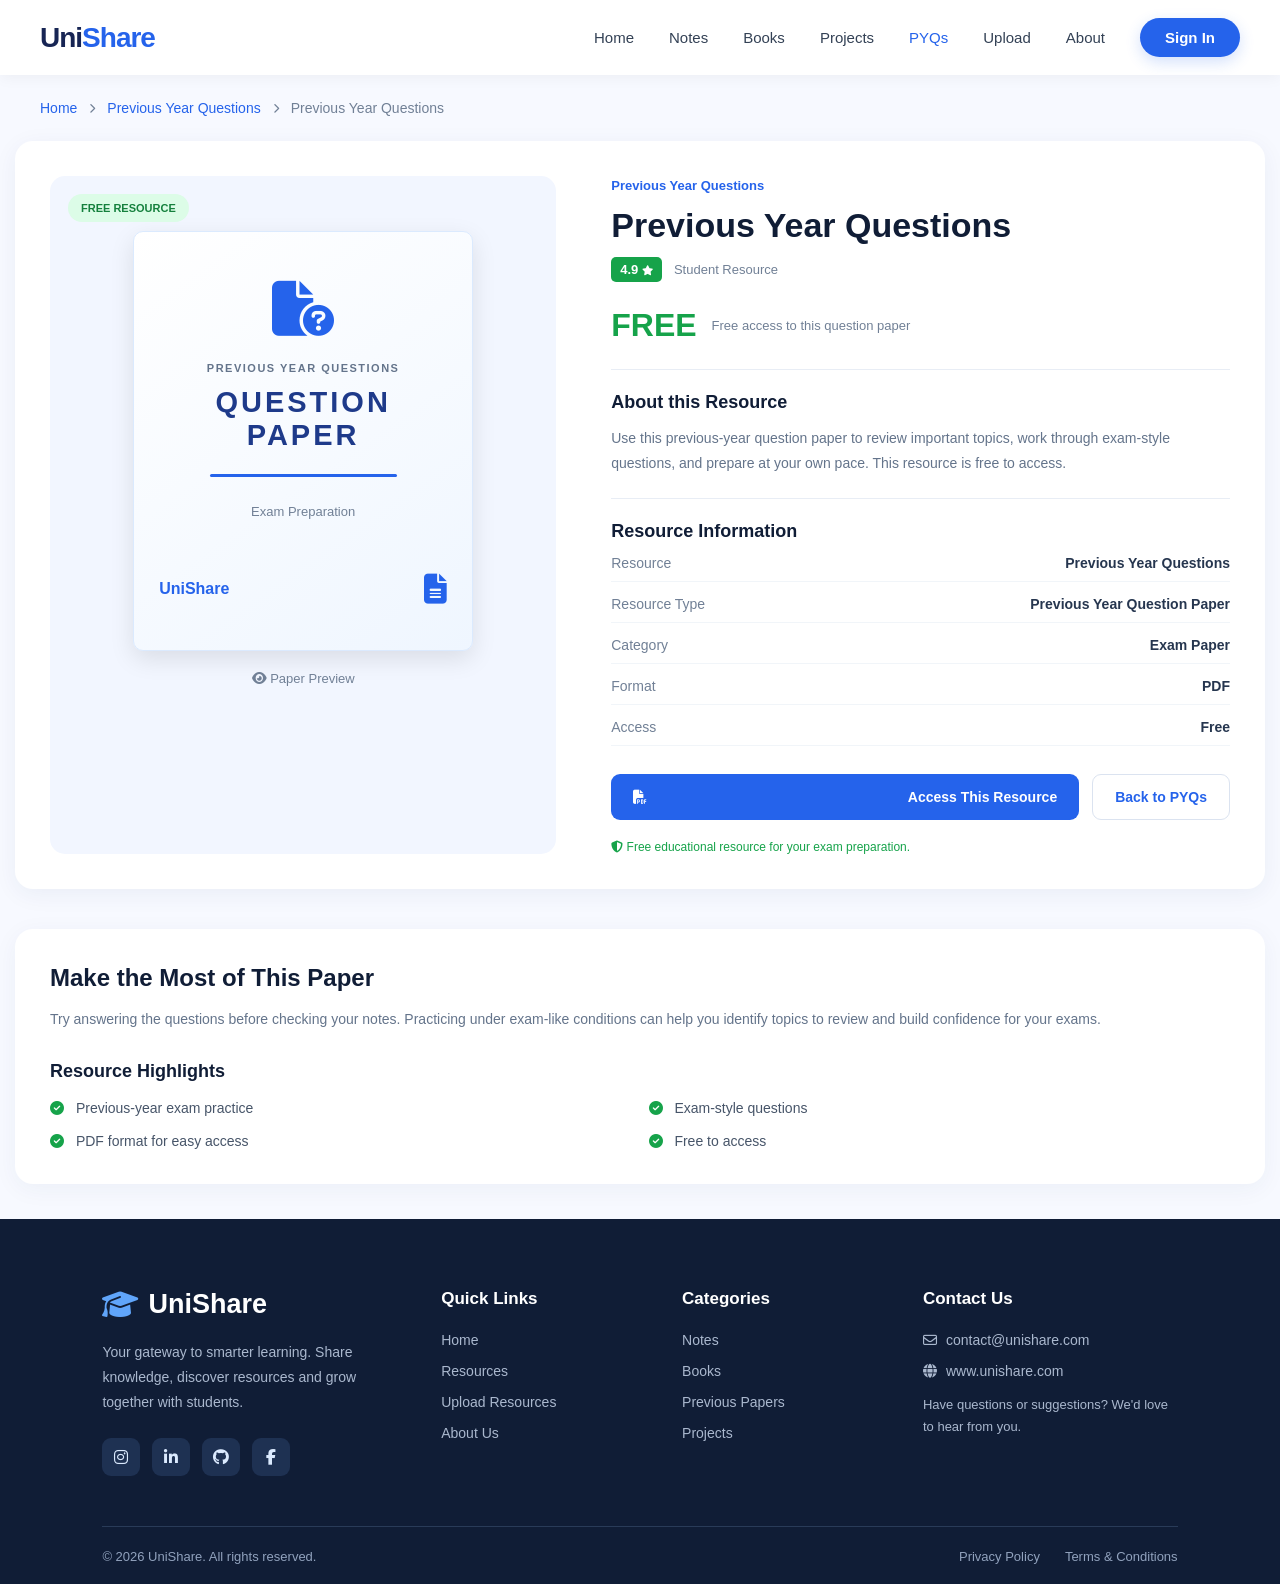
<file: pyq-product.html>
<!DOCTYPE html>
<html lang="en">

<head>
    <meta charset="UTF-8">
    <meta name="viewport" content="width=device-width, initial-scale=1.0">

    <title>Previous Year Questions | UniShare</title>

    <link rel="stylesheet" href="style.css">
    <link rel="stylesheet" href="product.css">
    <link rel="stylesheet" href="pyq-product.css">

    <link rel="stylesheet"
    href="https://cdnjs.cloudflare.com/ajax/libs/font-awesome/6.7.2/css/all.min.css">
</head>

<body>

    <header class="navbar">
        <div class="nav-container">
            <a href="index.html" class="logo">
                Uni<span>Share</span>
            </a>

            <input type="checkbox" id="menu-toggle">
            <label for="menu-toggle" class="menu-icon">☰</label>

            <nav class="nav-links">
                <a href="index.html">Home</a>
                <a href="notes.html">Notes</a>
                <a href="books.html">Books</a>
                <a href="project.html">Projects</a>
                <a href="pyqs.html" class="active">PYQs</a>
                <a href="upload.html">Upload</a>
                <a href="about.html">About</a>
                <a href="signin.html" class="signin-btn">Sign In</a>
            </nav>
        </div>
    </header>

    <div class="breadcrumb">
        <a href="index.html">Home</a>
        <i class="fa-solid fa-chevron-right"></i>
        <a href="pyqs.html">Previous Year Questions</a>
        <i class="fa-solid fa-chevron-right"></i>
        <span>Previous Year Questions</span>
    </div>

    <section class="product-section">
        <div class="product-preview">
            <div class="preview-badge">FREE RESOURCE</div>

            <div class="pdf-preview pyq-paper-cover">
                <div class="pyq-paper-icon">
                    <i class="fa-solid fa-file-circle-question"></i>
                </div>

                <span>PREVIOUS YEAR QUESTIONS</span>
                <h2>QUESTION PAPER</h2>
                <div class="preview-line"></div>
                <p>Exam Preparation</p>

                <div class="preview-bottom">
                    <span>UniShare</span>
                    <i class="fa-solid fa-file-lines"></i>
                </div>
            </div>

            <p class="preview-caption">
                <i class="fa-solid fa-eye"></i>
                Paper Preview
            </p>
        </div>

        <div class="product-info">
            <span class="resource-category">Previous Year Questions</span>

            <h1>Previous Year Questions</h1>

            <div class="product-rating">
                <span class="rating-number">
                    4.9 <i class="fa-solid fa-star"></i>
                </span>
                <span>Student Resource</span>
            </div>

            <div class="product-price">
                <h2>FREE</h2>
                <span>Free access to this question paper</span>
            </div>

            <div class="product-divider"></div>

            <h3>About this Resource</h3>
            <p class="product-description">
                Use this previous-year question paper to review important topics,
                work through exam-style questions, and prepare at your own pace.
                This resource is free to access.
            </p>

            <div class="product-divider"></div>

            <h3>Resource Information</h3>
            <div class="resource-details">
                <div class="detail-row">
                    <span>Resource</span>
                    <strong>Previous Year Questions</strong>
                </div>
                <div class="detail-row">
                    <span>Resource Type</span>
                    <strong>Previous Year Question Paper</strong>
                </div>
                <div class="detail-row">
                    <span>Category</span>
                    <strong>Exam Paper</strong>
                </div>
                <div class="detail-row">
                    <span>Format</span>
                    <strong>PDF</strong>
                </div>
                <div class="detail-row">
                    <span>Access</span>
                    <strong>Free</strong>
                </div>
            </div>

            <div class="product-actions">
                <a href="pyqs.pdf" class="download-btn" target="_blank" rel="noopener">
                    <i class="fa-solid fa-file-pdf"></i>
                    Access This Resource
                </a>
                <a href="pyqs.html" class="back-btn">Back to PYQs</a>
            </div>

            <p class="safe-message">
                <i class="fa-solid fa-shield-halved"></i>
                Free educational resource for your exam preparation.
            </p>
        </div>
    </section>

    <section class="description-section">
        <h2>Make the Most of This Paper</h2>
        <p>
            Try answering the questions before checking your notes. Practicing
            under exam-like conditions can help you identify topics to review
            and build confidence for your exams.
        </p>

        <h3>Resource Highlights</h3>
        <div class="topics-grid">
            <div class="topic-item">
                <i class="fa-solid fa-check-circle"></i>
                Previous-year exam practice
            </div>
            <div class="topic-item">
                <i class="fa-solid fa-check-circle"></i>
                Exam-style questions
            </div>
            <div class="topic-item">
                <i class="fa-solid fa-check-circle"></i>
                PDF format for easy access
            </div>
            <div class="topic-item">
                <i class="fa-solid fa-check-circle"></i>
                Free to access
            </div>
        </div>
    </section>

    <footer class="footer">
        <div class="footer-container">
            <div class="footer-brand">
                <a href="index.html" class="footer-logo">
                    <i class="fa-solid fa-graduation-cap"></i>
                    UniShare
                </a>
                <p>
                    Your gateway to smarter learning.
                    Share knowledge, discover resources
                    and grow together with students.
                </p>
                <div class="footer-socials">
                    <a href="#" aria-label="Instagram"><i class="fa-brands fa-instagram"></i></a>
                    <a href="#" aria-label="LinkedIn"><i class="fa-brands fa-linkedin-in"></i></a>
                    <a href="#" aria-label="GitHub"><i class="fa-brands fa-github"></i></a>
                    <a href="#" aria-label="Facebook"><i class="fa-brands fa-facebook-f"></i></a>
                </div>
            </div>

            <div class="footer-column">
                <h3>Quick Links</h3>
                <a href="index.html">Home</a>
                <a href="notes.html">Resources</a>
                <a href="upload.html">Upload Resources</a>
                <a href="about.html">About Us</a>
            </div>

            <div class="footer-column">
                <h3>Categories</h3>
                <a href="notes.html">Notes</a>
                <a href="books.html">Books</a>
                <a href="pyqs.html">Previous Papers</a>
                <a href="project.html">Projects</a>
            </div>

            <div class="footer-column">
                <h3>Contact Us</h3>
                <a href="mailto:contact@unishare.com">
                    <i class="fa-regular fa-envelope"></i>
                    contact@unishare.com
                </a>
                <a href="index.html">
                    <i class="fa-solid fa-globe"></i>
                    www.unishare.com
                </a>
                <p class="footer-contact-text">
                    Have questions or suggestions?
                    We'd love to hear from you.
                </p>
            </div>
        </div>

        <div class="footer-bottom">
            <p>© 2026 UniShare. All rights reserved.</p>
            <div class="footer-bottom-links">
                <a href="#">Privacy Policy</a>
                <a href="#">Terms &amp; Conditions</a>
            </div>
        </div>
    </footer>

</body>
</html>
</file>
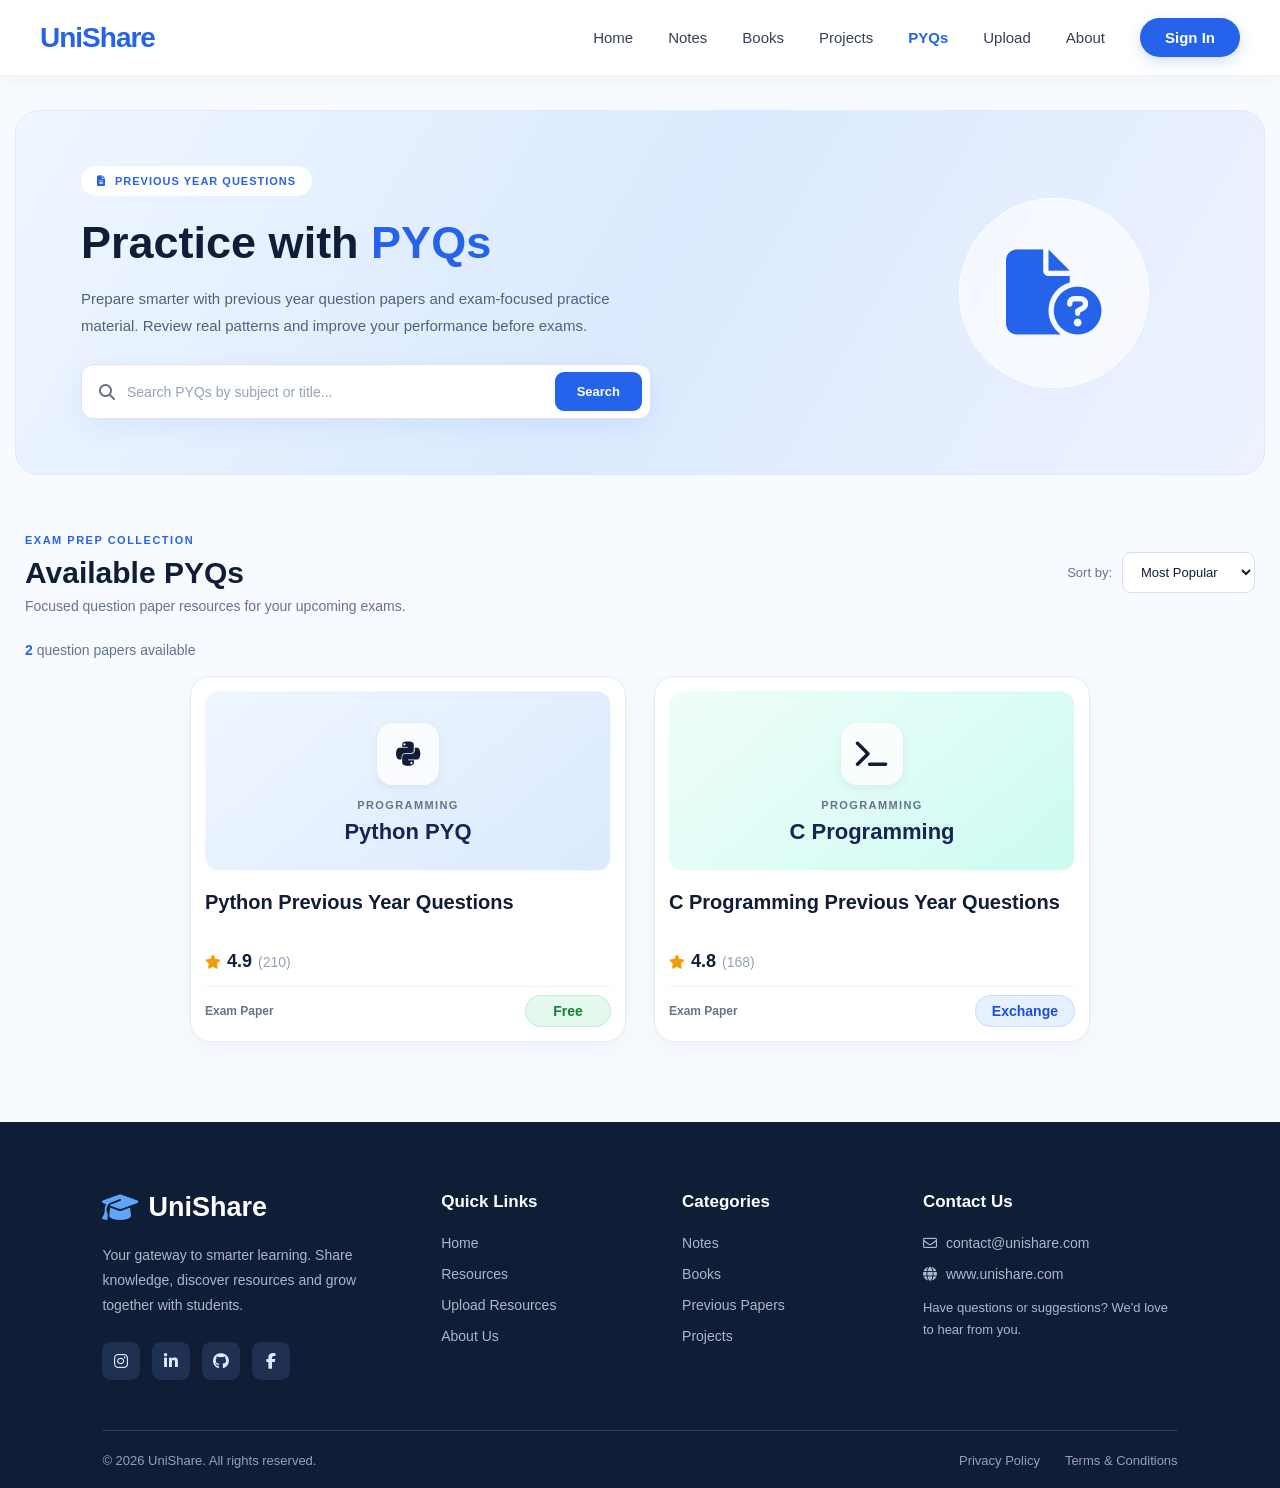
<file: pyqs.html>
<!DOCTYPE html>
<html lang="en">

<head>
    <meta charset="UTF-8">
    <meta name="viewport" content="width=device-width, initial-scale=1.0">
    <title>Previous Year Questions | UniShare</title>

    <link rel="stylesheet" href="style.css">
    <link rel="stylesheet" href="pyqs.css">

    <link rel="stylesheet"
    href="https://cdnjs.cloudflare.com/ajax/libs/font-awesome/6.7.2/css/all.min.css">
</head>

<body>

    <header class="navbar">
        <div class="nav-container">

            <a href="index.html" class="logo">
                Uni<span>Share</span>
            </a>

            <input type="checkbox" id="menu-toggle">
            <label for="menu-toggle" class="menu-icon">
                ☰
            </label>

            <nav class="nav-links">
                <a href="index.html">Home</a>
                <a href="notes.html">Notes</a>
                <a href="books.html">Books</a>
                <a href="project.html">Projects</a>
                <a href="pyqs.html" class="active">PYQs</a>
                <a href="upload.html">Upload</a>
                <a href="about.html">About</a>

                <a href="signin.html" class="signin-btn">
                    Sign In
                </a>
            </nav>

        </div>
    </header>

    <section class="pyqs-hero">

        <div class="pyqs-hero-content">

            <span class="pyqs-label">
                <i class="fa-solid fa-file-lines"></i>
                PREVIOUS YEAR QUESTIONS
            </span>

            <h1>
                Practice with
                <span>PYQs</span>
            </h1>

            <p>
                Prepare smarter with previous year question papers and exam-focused practice material.
                Review real patterns and improve your performance before exams.
            </p>

            <div class="pyqs-search">
                <i class="fa-solid fa-magnifying-glass"></i>
                <input type="text" placeholder="Search PYQs by subject or title...">
                <button type="button">Search</button>
            </div>

        </div>

        <div class="pyqs-hero-icon">
            <i class="fa-solid fa-file-circle-question"></i>
        </div>

    </section>

    <section class="pyqs-section">

        <div class="pyqs-heading">
            <div>
                <span class="pyqs-small-title">EXAM PREP COLLECTION</span>
                <h2>Available PYQs</h2>
                <p>Focused question paper resources for your upcoming exams.</p>
            </div>

            <div class="pyqs-sort">
                <label for="sortSelect">Sort by:</label>
                <select id="sortSelect">
                    <option>Most Popular</option>
                    <option>Latest</option>
                    <option>Highest Rated</option>
                </select>
            </div>
        </div>

        <div class="pyqs-count">
            <span>2</span> question papers available
        </div>

        <div class="pyqs-grid">

            <div class="pyq-card">
                <a href="pyq-product.html" class="pyq-card-link" aria-label="View Python Previous Year Questions">
                    <div class="pyq-cover cover-blue">
                        <div class="pyq-icon"><i class="fa-brands fa-python"></i></div>
                        <span class="pyq-subject">PROGRAMMING</span>
                        <h3>Python PYQ</h3>
                    </div>

                    <div class="pyq-info">
                        <h3>Python Previous Year Questions</h3>
                        <div class="pyq-rating">
                            <i class="fa-solid fa-star"></i>
                            <strong>4.9</strong>
                            <span>(210)</span>
                        </div>
                        <div class="pyq-bottom">
                            <span class="pyq-type">Exam Paper</span>
                            <span class="pyq-status free-status">Free</span>
                        </div>
                    </div>
                </a>
            </div>

            <div class="pyq-card">
                <div class="pyq-cover cover-green">
                    <div class="pyq-icon"><i class="fa-solid fa-terminal"></i></div>
                    <span class="pyq-subject">PROGRAMMING</span>
                    <h3>C Programming</h3>
                </div>

                <div class="pyq-info">
                    <h3>C Programming Previous Year Questions</h3>
                    <div class="pyq-rating">
                        <i class="fa-solid fa-star"></i>
                        <strong>4.8</strong>
                        <span>(168)</span>
                    </div>
                    <div class="pyq-bottom">
                        <span class="pyq-type">Exam Paper</span>
                        <span class="pyq-status exchange-status">Exchange</span>
                    </div>
                </div>
            </div>

        </div>

    </section>

    <!-- ========== FOOTER SECTION START ========== -->

    <footer class="footer">

        <div class="footer-container">

            <div class="footer-brand">

                <a href="index.html" class="footer-logo">
                    <i class="fa-solid fa-graduation-cap"></i>
                    UniShare
                </a>

                <p>
                    Your gateway to smarter learning.
                    Share knowledge, discover resources
                    and grow together with students.
                </p>

                <div class="footer-socials">

                    <a href="#" aria-label="Instagram">
                        <i class="fa-brands fa-instagram"></i>
                    </a>

                    <a href="#" aria-label="LinkedIn">
                        <i class="fa-brands fa-linkedin-in"></i>
                    </a>

                    <a href="#" aria-label="GitHub">
                        <i class="fa-brands fa-github"></i>
                    </a>

                    <a href="#" aria-label="Facebook">
                        <i class="fa-brands fa-facebook-f"></i>
                    </a>

                </div>

            </div>

            <div class="footer-column">

                <h3>Quick Links</h3>

                <a href="index.html">Home</a>
                <a href="notes.html">Resources</a>
                <a href="upload.html">Upload Resources</a>
                <a href="about.html">About Us</a>

            </div>

            <div class="footer-column">

                <h3>Categories</h3>

                <a href="notes.html">Notes</a>
                <a href="books.html">Books</a>
                <a href="pyqs.html">Previous Papers</a>
                <a href="project.html">Projects</a>

            </div>

            <div class="footer-column">

                <h3>Contact Us</h3>

                <a href="mailto:contact@unishare.com">
                    <i class="fa-regular fa-envelope"></i>
                    contact@unishare.com
                </a>

                <a href="index.html">
                    <i class="fa-solid fa-globe"></i>
                    www.unishare.com
                </a>

                <p class="footer-contact-text">
                    Have questions or suggestions?
                    We'd love to hear from you.
                </p>

            </div>

        </div>

        <div class="footer-bottom">

            <p>
                © 2026 UniShare. All rights reserved.
            </p>

            <div class="footer-bottom-links">
                <a href="#">Privacy Policy</a>
                <a href="#">Terms & Conditions</a>
            </div>

        </div>

    </footer>

    <!-- ========== FOOTER SECTION END ========== -->

</body>
</html>
</file>
<file: style.css>
/* ========== NAVBAR STYLING ========== */

* {
    margin: 0;
    padding: 0;
    box-sizing: border-box;
}

body {
    font-family: 'Poppins', sans-serif;
}

/* Navbar */
.navbar {
    width: 100%;
    height: 75px;
    background: #ffffff;
    position: sticky;
    top: 0;
    z-index: 1000;
    box-shadow: 0 2px 15px rgba(0, 0, 0, 0.05);
}

/* Navbar Container */
.nav-container {
    max-width: 1250px;
    height: 100%;
    margin: auto;
    padding: 0 25px;

    display: flex;
    align-items: center;
    justify-content: space-between;
}

/* Logo */
.logo {
    font-size: 28px;
    font-weight: 800;
    color: #172554;
    text-decoration: none;
    letter-spacing: -1px;
}

.logo span {
    color: #2563eb;
}

/* Navigation Links */
.nav-links {
    display: flex;
    align-items: center;
    gap: 35px;
}

.nav-links a {
    text-decoration: none;
    color: #334155;
    font-size: 15px;
    font-weight: 500;
    transition: 0.3s ease;
}

.nav-links a:hover,
.nav-links a.active {
    color: #2563eb;
}

/* Sign In Button */
.nav-links .signin-btn {
    background: #2563eb;
    color: #ffffff;
    padding: 11px 25px;
    border-radius: 30px;
    font-weight: 600;
    box-shadow: 0 5px 15px rgba(37, 99, 235, 0.2);
    transition: 0.3s ease;
}

.nav-links .signin-btn:hover {
    background: #1d4ed8;
    transform: translateY(-2px);
}

.nav-links .student-profile {
    display: inline-flex;
    align-items: center;
    gap: 8px;
    color: #334155;
    font-size: 15px;
    font-weight: 600;
}

.student-profile i {
    color: #2563eb;
    font-size: 20px;
}

/* Mobile Menu */
#menu-toggle {
    display: none;
}

.menu-icon {
    display: none;
    font-size: 28px;
    color: #172554;
    cursor: pointer;
}

/* Responsive Design */
@media (max-width: 768px) {

    .nav-container {
        padding: 0 20px;
    }

    .menu-icon {
        display: block;
    }

    .nav-links {
        display: none;
        position: absolute;
        top: 75px;
        left: 0;
        width: 100%;
        background: #ffffff;

        flex-direction: column;
        gap: 25px;
        padding: 25px;
        box-shadow: 0 10px 15px rgba(0, 0, 0, 0.05);
    }

    #menu-toggle:checked ~ .nav-links {
        display: flex;
    }
}







/* ========== HERO SECTION ========== */

.hero {
    width: 100%;
    background: linear-gradient(
        120deg,
        #f1f6ff,
        #ffffff,
        #eef4ff
    );

    padding: 90px 25px;
    overflow: hidden;
}

.hero-container {
    max-width: 1250px;
    margin: auto;

    display: flex;
    align-items: center;
    justify-content: space-between;
    gap: 50px;
}

/* Left Content */

.hero-content {
    flex: 1;
}

.hero-tag {
    display: inline-block;
    background: #dbeafe;
    color: #2563eb;

    padding: 9px 18px;
    border-radius: 30px;

    font-size: 12px;
    font-weight: 700;
    letter-spacing: 1px;

    margin-bottom: 25px;
}

.hero-content h1 {
    font-size: 55px;
    line-height: 1.2;
    font-weight: 800;

    color: #172554;
    margin-bottom: 22px;
}

.hero-content h1 span {
    color: #2563eb;
}

.hero-description {
    font-size: 16px;
    line-height: 1.8;
    color: #64748b;

    max-width: 550px;
    margin-bottom: 30px;
}

/* Search Box */

.hero-search {
    max-width: 530px;
    height: 65px;

    background: #ffffff;
    border: 1px solid #e2e8f0;
    border-radius: 12px;

    display: flex;
    align-items: center;
    padding: 8px;

    box-shadow: 0 8px 25px rgba(37, 99, 235, 0.08);
}

.hero-search input {
    flex: 1;
    min-width: 0;

    border: none;
    outline: none;

    padding: 0 15px;
    font-size: 14px;
    color: #334155;
}

.hero-search button {
    height: 48px;
    padding: 0 25px;

    border: none;
    border-radius: 8px;

    background: #2563eb;
    color: #ffffff;

    font-size: 14px;
    font-weight: 600;

    cursor: pointer;
    transition: 0.3s;
}

.hero-search button:hover {
    background: #1d4ed8;
    transform: translateY(-2px);
}

/* Features */

.hero-features {
    display: flex;
    gap: 25px;
    flex-wrap: wrap;

    margin-top: 25px;
}

.hero-features span {
    color: #475569;
    font-size: 13px;
    font-weight: 500;
}

/* Right Image */

.hero-image {
    flex: 1;
    display: flex;
    justify-content: center;
    align-items: center;
}

.hero-image img {
    width: 100%;
    max-width: 530px;
    height: auto;
    object-fit: contain;
}

/* Responsive Design */

@media (max-width: 900px) {

    .hero-container {
        flex-direction: column;
        text-align: center;
    }

    .hero-content {
        width: 100%;
    }

    .hero-content h1 {
        font-size: 42px;
    }

    .hero-description {
        margin-left: auto;
        margin-right: auto;
    }

    .hero-search {
        margin: auto;
    }

    .hero-features {
        justify-content: center;
    }

    .hero-image img {
        max-width: 430px;
    }
}

@media (max-width: 480px) {

    .hero {
        padding: 60px 18px;
    }

    .hero-content h1 {
        font-size: 34px;
    }

    .hero-search {
        height: 58px;
    }

    .hero-search button {
        padding: 0 15px;
    }

    .hero-search input {
        font-size: 12px;
        padding: 0 8px;
    }
}










/* ========== BROWSE CATEGORIES ========== */

.categories-section {
    width: 100%;
    padding: 85px 25px;
    background: #f8faff;
}

.categories-container {
    max-width: 1250px;
    margin: auto;
}

/* Heading */

.categories-heading {
    text-align: center;
    margin-bottom: 45px;
}

.section-tag {
    display: inline-block;
    background: #dbeafe;
    color: #2563eb;

    padding: 8px 16px;
    border-radius: 30px;

    font-size: 11px;
    font-weight: 700;
    letter-spacing: 1px;

    margin-bottom: 15px;
}

.categories-heading h2 {
    font-size: 36px;
    font-weight: 800;
    color: #172554;
    margin-bottom: 12px;
}

.categories-heading p {
    color: #64748b;
    font-size: 15px;
    line-height: 1.7;
}

/* Categories Grid */

.categories-grid {
    display: grid;
    grid-template-columns: repeat(4, 1fr);
    gap: 22px;
}

/* Category Card */

.category-card {
    display: flex;
    flex-direction: column;
    align-items: flex-start;

    min-height: 260px;
    padding: 28px 23px;

    border-radius: 18px;
    text-decoration: none;

    border: 1px solid transparent;

    transition: all 0.3s ease;
}

.category-card:hover {
    transform: translateY(-8px);
    box-shadow: 0 15px 30px rgba(15, 23, 42, 0.08);
}

.category-icon {
    width: 58px;
    height: 58px;

    display: flex;
    align-items: center;
    justify-content: center;

    background: rgba(255, 255, 255, 0.85);
    border-radius: 15px;

    font-size: 27px;
    margin-bottom: 22px;
}

.category-card h3 {
    color: #172554;
    font-size: 19px;
    font-weight: 700;
    margin-bottom: 10px;
}

.category-card p {
    color: #64748b;
    font-size: 13px;
    line-height: 1.7;
    margin-bottom: 20px;
}

.category-link {
    margin-top: auto;
    font-size: 13px;
    font-weight: 700;
}

/* Individual Colors */

.notes-card {
    background: #eff6ff;
    border-color: #dbeafe;
}

.notes-card .category-link {
    color: #2563eb;
}

.books-card {
    background: #f5f3ff;
    border-color: #ede9fe;
}

.books-card .category-link {
    color: #7c3aed;
}

.papers-card {
    background: #ecfdf5;
    border-color: #d1fae5;
}

.papers-card .category-link {
    color: #059669;
}

.projects-card {
    background: #fff7ed;
    border-color: #ffedd5;
}

.projects-card .category-link {
    color: #ea8a20;
}

/* Responsive Design */

@media (max-width: 1000px) {

    .categories-grid {
        grid-template-columns: repeat(2, 1fr);
    }

}

@media (max-width: 500px) {

    .categories-section {
        padding: 60px 18px;
    }

    .categories-heading h2 {
        font-size: 28px;
    }

    .categories-grid {
        grid-template-columns: 1fr;
    }

    .category-card {
        min-height: 230px;
    }

}














/* ========== FEATURED RESOURCES SECTION ========== */

.featured-section {
    width: 100%;
    padding: 85px 25px;
    background: #ffffff;
}

.featured-container {
    max-width: 1250px;
    margin: auto;
}

/* Section Heading */

.featured-heading {
    text-align: center;
    margin-bottom: 50px;
}

.featured-heading h2 {
    font-size: 36px;
    font-weight: 800;
    color: #172554;
    margin-bottom: 12px;
}

.featured-heading p {
    font-size: 15px;
    color: #64748b;
    line-height: 1.7;
}

/* Top Heading */

.featured-top {
    display: flex;
    justify-content: space-between;
    align-items: center;
    margin-bottom: 25px;
}

.featured-top h3 {
    font-size: 21px;
    color: #172554;
    margin-bottom: 6px;
}

.featured-top p {
    font-size: 13px;
    color: #94a3b8;
}

.view-all-btn {
    text-decoration: none;
    color: #2563eb;
    font-size: 14px;
    font-weight: 600;
    transition: 0.3s;
}

.view-all-btn i {
    margin-left: 5px;
}

.view-all-btn:hover {
    color: #1d4ed8;
}

/* Resources Grid */

.resources-grid {
    display: grid;
    grid-template-columns: repeat(4, 1fr);
    gap: 22px;
}

/* Resource Card */

.resource-card {
    background: #ffffff;
    padding: 23px;
    border-radius: 18px;

    border: 1px solid #e8eef7;

    box-shadow: 0 5px 20px rgba(15, 23, 42, 0.04);

    transition: all 0.35s ease;
}

.resource-card:hover {
    transform: translateY(-8px);
    border-color: #bfdbfe;

    box-shadow: 0 15px 35px rgba(37, 99, 235, 0.10);
}

/* Resource Top */

.resource-top {
    display: flex;
    justify-content: space-between;
    align-items: center;
    margin-bottom: 23px;
}

/* Resource Icons */

.resource-icon {
    width: 60px;
    height: 60px;

    display: flex;
    align-items: center;
    justify-content: center;

    border-radius: 17px;
    font-size: 26px;

    transition: 0.3s;
}

.resource-card:hover .resource-icon {
    transform: scale(1.08) rotate(-4deg);
}

.math-icon {
    background: #eff6ff;
    color: #2563eb;
}

.python-icon {
    background: #f5f3ff;
    color: #7c3aed;
}

.paper-icon {
    background: #ecfdf5;
    color: #059669;
}

.project-icon {
    background: #fff7ed;
    color: #ea8a20;
}

/* File Badge */

.file-badge {
    padding: 6px 12px;
    border-radius: 7px;

    font-size: 10px;
    font-weight: 700;
}

.pdf-badge {
    background: #fee2e2;
    color: #dc2626;
}

.zip-badge {
    background: #fef3c7;
    color: #b45309;
}

/* Resource Details */

.resource-subject {
    display: inline-block;
    color: #2563eb;
    font-size: 10px;
    font-weight: 700;
    letter-spacing: 0.8px;

    margin-bottom: 12px;
}

.resource-card h3 {
    font-size: 17px;
    font-weight: 700;
    color: #172554;

    line-height: 1.5;
    min-height: 51px;

    margin-bottom: 10px;
}

.resource-card > p {
    font-size: 13px;
    color: #64748b;

    line-height: 1.7;
    min-height: 66px;

    margin-bottom: 20px;
}

/* Resource Info */

.resource-info {
    display: flex;
    justify-content: space-between;
    align-items: center;

    padding: 15px 0;
    border-top: 1px solid #eef2f7;

    color: #64748b;
    font-size: 11px;
}

.resource-info span {
    display: flex;
    align-items: center;
    gap: 6px;
}

.resource-info i {
    color: #2563eb;
}

/* View Resource Button */

.download-btn {
    display: flex;
    align-items: center;
    justify-content: space-between;

    width: 100%;
    padding: 12px 15px;

    background: #eff6ff;
    color: #2563eb;

    border-radius: 9px;
    text-decoration: none;

    font-size: 13px;
    font-weight: 600;

    transition: 0.3s;
}

.download-btn:hover {
    background: #2563eb;
    color: #ffffff;
}

/* Responsive Design */

@media (max-width: 1100px) {

    .resources-grid {
        grid-template-columns: repeat(2, 1fr);
    }

}

@media (max-width: 600px) {

    .featured-section {
        padding: 60px 18px;
    }

    .featured-heading h2 {
        font-size: 28px;
    }

    .featured-top h3 {
        font-size: 18px;
    }

    .resources-grid {
        grid-template-columns: 1fr;
    }

    .resource-card h3 {
        min-height: auto;
    }

    .resource-card > p {
        min-height: auto;
    }

}









/* ========== WHY CHOOSE UNISHARE ========== */

.why-section {
    width: 100%;
    padding: 90px 25px;
    background: #f8faff;
}

.why-container {
    max-width: 1250px;
    margin: auto;
}

/* Heading */

.why-heading {
    text-align: center;
    margin-bottom: 55px;
}

.why-heading h2 {
    font-size: 36px;
    font-weight: 800;
    color: #172554;
    margin: 12px 0;
}

.why-heading h2 span {
    color: #2563eb;
}

.why-heading p {
    max-width: 600px;
    margin: auto;

    color: #64748b;
    font-size: 15px;
    line-height: 1.8;
}

/* Grid */

.why-grid {
    display: grid;
    grid-template-columns: repeat(4, 1fr);
    gap: 22px;
}

/* Feature Cards */

.why-card {
    position: relative;
    overflow: hidden;

    background: #ffffff;
    padding: 32px 25px;

    min-height: 270px;
    border-radius: 18px;
    border: 1px solid #e8eef7;

    transition: all 0.35s ease;
}

.why-card:hover {
    transform: translateY(-9px);
    border-color: #bfdbfe;

    box-shadow: 0 18px 40px rgba(37, 99, 235, 0.09);
}

/* Icons */

.why-icon {
    width: 65px;
    height: 65px;

    display: flex;
    align-items: center;
    justify-content: center;

    border-radius: 19px;
    margin-bottom: 25px;

    transition: all 0.35s ease;
}

.why-icon i {
    font-size: 27px;
}

.why-card:hover .why-icon {
    transform: rotate(-8deg) scale(1.1);
}

/* Icon Colors */

.quality-icon {
    background: linear-gradient(135deg, #dbeafe, #bfdbfe);
    color: #2563eb;
}

.community-icon {
    background: linear-gradient(135deg, #ede9fe, #ddd6fe);
    color: #7c3aed;
}

.download-icon {
    background: linear-gradient(135deg, #d1fae5, #a7f3d0);
    color: #059669;
}

.organized-icon {
    background: linear-gradient(135deg, #ffedd5, #fed7aa);
    color: #ea580c;
}

/* Card Text */

.why-card h3 {
    color: #172554;
    font-size: 18px;
    font-weight: 700;

    margin-bottom: 12px;
}

.why-card p {
    color: #64748b;
    font-size: 13px;
    line-height: 1.8;
}

/* Background Number */

.why-number {
    position: absolute;
    right: 18px;
    bottom: 8px;

    font-size: 55px;
    font-weight: 800;

    color: #f1f5f9;
    z-index: 0;
    pointer-events: none;
}

/* Responsive Design */

@media (max-width: 1000px) {

    .why-grid {
        grid-template-columns: repeat(2, 1fr);
    }

}

@media (max-width: 550px) {

    .why-section {
        padding: 65px 18px;
    }

    .why-heading h2 {
        font-size: 28px;
    }

    .why-grid {
        grid-template-columns: 1fr;
    }

    .why-card {
        min-height: 240px;
    }

}





/* ========== CTA SECTION ========== */

.cta-section {
    width: 100%;
    padding: 85px 25px;
    background: #ffffff;
}

.cta-container {
    max-width: 1250px;
    min-height: 390px;

    margin: auto;
    padding: 65px 70px;

    position: relative;
    overflow: hidden;

    display: flex;
    align-items: center;

    background: linear-gradient(
        120deg,
        #1e40af,
        #2563eb,
        #4f46e5
    );

    border-radius: 25px;

    box-shadow: 0 20px 50px rgba(37, 99, 235, 0.20);
}

/* CTA Content */

.cta-content {
    max-width: 700px;
    position: relative;
    z-index: 2;
}

.cta-tag {
    display: inline-flex;
    align-items: center;
    gap: 9px;

    padding: 9px 17px;

    border: 1px solid rgba(255,255,255,0.25);
    border-radius: 30px;

    background: rgba(255,255,255,0.12);

    color: #dbeafe;
    font-size: 11px;
    font-weight: 700;
    letter-spacing: 1px;

    margin-bottom: 22px;
}

.cta-content h2 {
    font-size: 38px;
    line-height: 1.35;
    font-weight: 800;

    color: #ffffff;
    margin-bottom: 18px;
}

.cta-content h2 span {
    display: block;
    color: #bfdbfe;
}

.cta-content p {
    max-width: 580px;

    color: #dbeafe;
    font-size: 15px;
    line-height: 1.8;

    margin-bottom: 28px;
}

/* CTA Buttons */

.cta-buttons {
    display: flex;
    align-items: center;
    gap: 15px;
    flex-wrap: wrap;
}

.cta-primary,
.cta-secondary {
    display: inline-flex;
    align-items: center;
    justify-content: center;
    gap: 10px;

    padding: 14px 24px;
    border-radius: 10px;

    text-decoration: none;
    font-size: 14px;
    font-weight: 700;

    transition: all 0.3s ease;
}

.cta-primary {
    background: #ffffff;
    color: #2563eb;
}

.cta-primary:hover {
    background: #dbeafe;
    transform: translateY(-4px);
}

.cta-secondary {
    color: #ffffff;
    border: 1px solid rgba(255,255,255,0.5);
    background: rgba(255,255,255,0.08);
}

.cta-secondary:hover {
    background: rgba(255,255,255,0.18);
    transform: translateY(-4px);
}

/* Bottom Note */

.cta-note {
    display: flex;
    align-items: center;
    gap: 10px;

    color: #bfdbfe;
    font-size: 13px;

    margin-top: 27px;
}

/* Decorative Background Circles */

.cta-circle {
    position: absolute;
    border-radius: 50%;

    background: rgba(255,255,255,0.07);
    pointer-events: none;
}

.circle-one {
    width: 350px;
    height: 350px;

    top: -140px;
    right: 100px;
}

.circle-two {
    width: 250px;
    height: 250px;

    bottom: -130px;
    right: 350px;
}

/* Decorative Icon */

.cta-decoration {
    position: absolute;
    right: 100px;
    top: 50%;

    transform: translateY(-50%);

    width: 210px;
    height: 210px;

    display: flex;
    align-items: center;
    justify-content: center;

    border-radius: 50%;
    border: 1px solid rgba(255,255,255,0.2);

    background: rgba(255,255,255,0.08);
}

.cta-decoration i {
    font-size: 100px;
    color: rgba(255,255,255,0.85);
}

/* Responsive */

@media (max-width: 900px) {

    .cta-container {
        padding: 55px 40px;
    }

    .cta-decoration {
        right: 30px;
        opacity: 0.25;
    }

    .cta-content {
        max-width: 650px;
    }

}

@media (max-width: 600px) {

    .cta-section {
        padding: 55px 18px;
    }

    .cta-container {
        padding: 45px 25px;
        min-height: auto;
    }

    .cta-content h2 {
        font-size: 29px;
    }

    .cta-content p {
        font-size: 14px;
    }

    .cta-buttons {
        align-items: stretch;
        flex-direction: column;
    }

    .cta-primary,
    .cta-secondary {
        width: 100%;
    }

    .cta-decoration {
        width: 130px;
        height: 130px;
        right: -35px;
        top: 15%;
    }

    .cta-decoration i {
        font-size: 60px;
    }

}





/* ========== FOOTER SECTION ========== */

.footer {
    background: #101d36;
    color: #ffffff;
    padding: 70px 8% 20px;
}

.footer-container {
    max-width: 1250px;
    margin: auto;

    display: grid;
    grid-template-columns: 1.5fr 1fr 1fr 1.3fr;
    gap: 45px;

    padding-bottom: 50px;
}

/* Brand */

.footer-logo {
    display: inline-flex;
    align-items: center;
    gap: 10px;

    color: #ffffff;
    text-decoration: none;

    font-size: 27px;
    font-weight: 800;

    margin-bottom: 20px;
}

.footer-logo i {
    color: #60a5fa;
    font-size: 29px;
}

.footer-brand p {
    color: #aab8ce;
    font-size: 14px;
    line-height: 1.8;

    max-width: 280px;
    margin-bottom: 23px;
}

/* Social Icons */

.footer-socials {
    display: flex;
    gap: 12px;
}

.footer-socials a {
    width: 38px;
    height: 38px;

    display: flex;
    align-items: center;
    justify-content: center;

    background: #1e3152;
    color: #dbeafe;

    border-radius: 9px;
    text-decoration: none;

    transition: 0.3s ease;
}

.footer-socials a:hover {
    background: #2563eb;
    color: #ffffff;
    transform: translateY(-4px);
}

/* Footer Columns */

.footer-column {
    display: flex;
    flex-direction: column;
    gap: 15px;
}

.footer-column h3 {
    font-size: 17px;
    font-weight: 700;

    margin-bottom: 8px;
    color: #ffffff;
}

.footer-column a {
    display: flex;
    align-items: center;
    gap: 9px;

    color: #aab8ce;
    font-size: 14px;

    text-decoration: none;
    transition: 0.3s ease;
}

.footer-column a:hover {
    color: #60a5fa;
    transform: translateX(4px);
}

.footer-contact-text {
    color: #aab8ce;
    font-size: 13px;
    line-height: 1.7;
}

/* Footer Bottom */

.footer-bottom {
    max-width: 1250px;
    margin: auto;

    padding-top: 22px;
    border-top: 1px solid #293b58;

    display: flex;
    align-items: center;
    justify-content: space-between;
    gap: 20px;
}

.footer-bottom p {
    color: #91a2bd;
    font-size: 13px;
}

.footer-bottom-links {
    display: flex;
    gap: 25px;
}

.footer-bottom-links a {
    color: #91a2bd;
    text-decoration: none;
    font-size: 13px;

    transition: 0.3s ease;
}

.footer-bottom-links a:hover {
    color: #60a5fa;
}

/* Responsive Design */

@media (max-width: 950px) {

    .footer-container {
        grid-template-columns: repeat(2, 1fr);
        gap: 40px;
    }

}

@media (max-width: 550px) {

    .footer {
        padding: 50px 7% 20px;
    }

    .footer-container {
        grid-template-columns: 1fr;
        gap: 35px;
    }

    .footer-bottom {
        flex-direction: column;
        text-align: center;
        align-items: flex-start;
    }

    .footer-bottom-links {
        flex-wrap: wrap;
        gap: 15px;
    }

}
</file>
<file: product.css>
/* Product Details Page */

body {
    background: #f7f9ff;
    color: #101d36;
}

/* Breadcrumb */

.breadcrumb {
    max-width: 1250px;
    margin: 25px auto;
    padding: 0 25px;
    display: flex;
    align-items: center;
    gap: 12px;
    font-size: 14px;
    color: #718096;
    flex-wrap: wrap;
}

.breadcrumb a {
    color: #2563eb;
    text-decoration: none;
}

.breadcrumb i {
    font-size: 10px;
}


/* Main Product Section */

.product-section {
    max-width: 1250px;
    margin: 20px auto 40px;
    padding: 35px;
    background: white;
    border-radius: 18px;
    display: grid;
    grid-template-columns: 0.9fr 1.1fr;
    gap: 55px;
    box-shadow: 0 5px 25px rgba(20, 50, 100, 0.06);
}


/* Product Preview */

.product-preview {
    position: relative;
    text-align: center;
    background: #f2f6ff;
    border-radius: 15px;
    padding: 55px 35px 25px;
}

.preview-badge {
    position: absolute;
    top: 18px;
    left: 18px;
    background: #dcfce7;
    color: #15803d;
    padding: 8px 13px;
    border-radius: 20px;
    font-size: 11px;
    font-weight: 700;
}

.pdf-preview {
    max-width: 340px;
    min-height: 420px;
    margin: auto;
    background: white;
    border-radius: 10px;
    padding: 35px 25px;
    box-shadow: 0 8px 25px rgba(0, 0, 0, 0.10);
    display: flex;
    flex-direction: column;
    align-items: center;
    justify-content: center;
}

.pdf-icon {
    font-size: 55px;
    color: #2563eb;
    margin-bottom: 20px;
}

.pdf-preview h2 {
    font-size: 34px;
    color: #1d4ed8;
    letter-spacing: 3px;
}

.pdf-preview h3 {
    font-size: 19px;
    margin-top: 5px;
}

.preview-line {
    width: 65%;
    height: 3px;
    background: #2563eb;
    margin: 22px 0;
    border-radius: 5px;
}

.pdf-preview p {
    font-size: 13px;
    color: #718096;
    margin: 5px;
}

.preview-bottom {
    width: 100%;
    display: flex;
    justify-content: space-between;
    align-items: center;
    margin-top: 50px;
    color: #2563eb;
    font-weight: 700;
}

.preview-bottom i {
    font-size: 30px;
}

.preview-caption {
    margin-top: 20px;
    color: #718096;
    font-size: 13px;
}


/* Product Information */

.resource-category {
    color: #2563eb;
    font-size: 13px;
    font-weight: 600;
}

.product-info h1 {
    font-size: 34px;
    margin: 12px 0;
}

.product-rating {
    display: flex;
    align-items: center;
    gap: 12px;
    flex-wrap: wrap;
    color: #718096;
    font-size: 13px;
}

.rating-number {
    background: #16a34a;
    color: white;
    padding: 5px 9px;
    border-radius: 5px;
    font-weight: 600;
}

.rating-number i {
    font-size: 10px;
}

.rating-divider {
    color: #cbd5e1;
}


/* Price */

.product-price {
    display: flex;
    align-items: center;
    gap: 15px;
    margin: 25px 0;
}

.product-price h2 {
    font-size: 32px;
    color: #16a34a;
}

.product-price span {
    font-size: 13px;
    color: #718096;
}

.product-divider {
    height: 1px;
    background: #e8edf5;
    margin: 22px 0;
}

.product-info h3 {
    font-size: 18px;
    margin-bottom: 13px;
}

.product-description {
    color: #64748b;
    font-size: 14px;
    line-height: 1.8;
}


/* Resource Details */

.resource-details {
    display: flex;
    flex-direction: column;
    gap: 14px;
}

.detail-row {
    display: flex;
    justify-content: space-between;
    gap: 15px;
    font-size: 14px;
    border-bottom: 1px solid #f1f5f9;
    padding-bottom: 10px;
}

.detail-row span {
    color: #718096;
}

.detail-row strong {
    text-align: right;
    color: #26364f;
}


/* Buttons */

.product-actions {
    display: flex;
    gap: 13px;
    margin-top: 28px;
    flex-wrap: wrap;
}

.download-btn,
.back-btn {
    padding: 14px 22px;
    border-radius: 9px;
    text-decoration: none;
    font-size: 14px;
    font-weight: 600;
    text-align: center;
}

.download-btn {
    background: #2563eb;
    color: white;
    flex: 1;
}

.download-btn:hover {
    background: #1d4ed8;
}

.back-btn {
    border: 1px solid #dbe3f0;
    color: #2563eb;
}

.safe-message {
    color: #16a34a;
    font-size: 12px;
    margin-top: 20px;
}


/* Description Section */

.description-section {
    max-width: 1250px;
    margin: 35px auto;
    padding: 35px;
    background: white;
    border-radius: 18px;
    box-shadow: 0 5px 25px rgba(20, 50, 100, 0.05);
}

.description-section h2 {
    font-size: 24px;
    margin-bottom: 15px;
}

.description-section p {
    color: #64748b;
    font-size: 14px;
    line-height: 1.8;
}

.description-section h3 {
    margin: 28px 0 18px;
    font-size: 18px;
}

.topics-grid {
    display: grid;
    grid-template-columns: repeat(2, 1fr);
    gap: 17px;
}

.topic-item {
    color: #475569;
    font-size: 14px;
}

.topic-item i {
    color: #16a34a;
    margin-right: 8px;
}


/* Responsive Design */

@media (max-width: 900px) {
    .product-section {
        grid-template-columns: 1fr;
        gap: 35px;
        margin: 20px;
    }

    .description-section {
        margin: 20px;
    }
}

@media (max-width: 600px) {
    .product-section {
        padding: 18px;
    }

    .product-info h1 {
        font-size: 27px;
    }

    .pdf-preview {
        min-height: 350px;
    }

    .topics-grid {
        grid-template-columns: 1fr;
    }

    .product-actions {
        flex-direction: column;
    }

    .breadcrumb {
        font-size: 12px;
    }

    .description-section {
        padding: 22px;
    }
}




/* Mathematics Book Cover */

.math-book-cover {
    background: linear-gradient(145deg, #ffffff, #eff6ff);
    border: 1px solid #dbeafe;
    text-align: center;
}

.math-book-icon {
    font-size: 48px;
    color: #2563eb;
    margin-bottom: 20px;
}

.math-book-cover h2 {
    color: #1e3a8a;
    font-size: 21px;
    letter-spacing: 2px;
    line-height: 1.4;
}

.math-author {
    display: flex;
    flex-direction: column;
    gap: 5px;
    margin-top: 25px;
    color: #1e3a8a;
}

.math-author strong {
    font-size: 17px;
}

.math-author span {
    color: #64748b;
    font-size: 12px;
}
</file>
<file: arduino-project.css>
.arduino-project-cover {
    background: linear-gradient(145deg, #ffffff, #ecfdf5);
    border: 1px solid #bbf7d0;
}

.arduino-project-icon {
    color: #15803d;
    font-size: 55px;
    margin-bottom: 20px;
}

.arduino-project-cover > span {
    color: #64748b;
    font-size: 11px;
    font-weight: 700;
    letter-spacing: 1.5px;
}

.arduino-project-cover h2 {
    color: #166534;
    font-size: 27px;
    letter-spacing: 3px;
    margin-top: 12px;
}
</file>
<file: books.css>
body {
    background: #f7faff;
    color: #101d36;
}

.navbar .logo {
    color: #2563eb;
}

.nav-links a.active {
    color: #2563eb;
    font-weight: 700;
    /* font-weight: 700; */
}

.books-hero {
    max-width: 1250px;
    min-height: 300px;
    margin: 35px auto 55px;
    padding: 55px 65px;
    position: relative;
    overflow: hidden;
    display: flex;
    align-items: center;
    justify-content: space-between;
    background: linear-gradient(120deg, #eff6ff, #dbeafe, #eef2ff);
    border: 1px solid #dbeafe;
    border-radius: 24px;
}

.books-hero-content {
    max-width: 700px;
    position: relative;
    z-index: 2;
}

.books-label {
    display: inline-flex;
    align-items: center;
    gap: 9px;
    color: #2563eb;
    background: #ffffff;
    padding: 9px 16px;
    border-radius: 30px;
    font-size: 11px;
    font-weight: 700;
    letter-spacing: 1px;
    margin-bottom: 20px;
}

.books-hero h1 {
    font-size: 45px;
    line-height: 1.2;
    color: #101d36;
    margin-bottom: 15px;
}

.books-hero h1 span {
    color: #2563eb;
}

.books-hero p {
    color: #52627a;
    font-size: 15px;
    line-height: 1.8;
    max-width: 570px;
    margin-bottom: 25px;
}

.books-search {
    width: 100%;
    max-width: 600px;
    display: flex;
    align-items: center;
    gap: 12px;
    background: #ffffff;
    border: 1px solid #dbe4f0;
    border-radius: 12px;
    padding: 7px 8px 7px 17px;
    box-shadow: 0 8px 25px rgba(37, 99, 235, 0.08);
}

.books-search > i {
    color: #64748b;
}

.books-search input {
    flex: 1;
    min-width: 0;
    border: none;
    outline: none;
    color: #101d36;
    font-size: 14px;
}

.books-search input::placeholder {
    color: #94a3b8;
}

.books-search button {
    border: none;
    border-radius: 9px;
    padding: 12px 22px;
    background: #2563eb;
    color: #ffffff;
    font-size: 13px;
    font-weight: 700;
    cursor: pointer;
    transition: 0.3s ease;
}

.books-search button:hover {
    background: #1d4ed8;
}

.books-hero-icon {
    width: 190px;
    height: 190px;
    flex-shrink: 0;
    display: flex;
    align-items: center;
    justify-content: center;
    background: rgba(255,255,255,0.65);
    border: 1px solid #ffffff;
    border-radius: 50%;
    margin-right: 50px;
}

.books-hero-icon i {
    color: #2563eb;
    font-size: 85px;
}

.books-section {
    max-width: 1250px;
    margin: auto;
    padding: 0 10px 80px;
}

.books-heading {
    display: flex;
    align-items: center;
    justify-content: space-between;
    gap: 20px;
    margin-bottom: 28px;
}

.books-small-title {
    color: #2563eb;
    font-size: 11px;
    font-weight: 700;
    letter-spacing: 1.5px;
}

.books-heading h2 {
    color: #101d36;
    font-size: 30px;
    margin: 8px 0;
}

.books-heading p {
    color: #64748b;
    font-size: 14px;
}

.books-sort {
    display: flex;
    align-items: center;
    gap: 10px;
}

.books-sort label {
    color: #64748b;
    font-size: 13px;
}

.books-sort select {
    padding: 11px 14px;
    border: 1px solid #d5dfed;
    border-radius: 9px;
    background: #ffffff;
    color: #101d36;
    font-size: 13px;
    outline: none;
    cursor: pointer;
}

.books-sort select:focus {
    border-color: #2563eb;
}

.books-count {
    color: #64748b;
    font-size: 14px;
    margin-bottom: 18px;
}

.books-count span {
    color: #2563eb;
    font-weight: 800;
}

.books-grid {
    display: grid;
    grid-template-columns: repeat(4, minmax(0, 1fr));
    gap: 22px;
}

.book-card {
    min-width: 0;
    background: #ffffff;
    border: 1px solid #dfeaf7;
    border-radius: 20px;
    padding: 14px;
    box-shadow: 0 6px 20px rgba(15, 23, 42, 0.04);
    transition: all 0.25s ease;
}

.book-card:hover {
    transform: translateY(-5px);
    border-color: #93c5fd;
    box-shadow: 0 18px 35px rgba(37, 99, 235, 0.12);
}

.book-cover {
    height: 180px;
    border-radius: 14px;
    padding: 18px 18px 12px;
    display: flex;
    flex-direction: column;
    align-items: center;
    justify-content: center;
    text-align: center;
    margin-bottom: 18px;
    border: 1px solid rgba(255,255,255,0.5);
}

.book-icon {
    width: 62px;
    height: 62px;
    display: flex;
    align-items: center;
    justify-content: center;
    background: rgba(255, 255, 255, 0.8);
    border-radius: 16px;
    margin-bottom: 14px;
    box-shadow: 0 3px 10px rgba(15, 23, 42, 0.06);
}

.book-icon i {
    font-size: 28px;
}

.book-subject {
    font-size: 11px;
    font-weight: 700;
    letter-spacing: 1.4px;
    color: #64748b;
    margin-bottom: 8px;
}

.book-cover h3 {
    color: #172554;
    font-size: 20px;
    margin: 0;
    line-height: 1.2;
}

.book-info h3 {
    color: #101d36;
    font-size: 20px;
    line-height: 1.3;
    margin: 0 0 12px;
    min-height: 50px;
}

.book-rating {
    display: flex;
    align-items: center;
    gap: 6px;
    font-size: 18px;
    margin-bottom: 14px;
}

.book-rating i {
    color: #f59e0b;
    font-size: 14px;
}

.book-rating strong {
    color: #101d36;
    font-weight: 800;
}

.book-rating span {
    color: #94a3b8;
    font-size: 14px;
}

.book-bottom {
    display: flex;
    align-items: center;
    justify-content: space-between;
    gap: 10px;
    padding-top: 8px;
    border-top: 1px solid #edf2f7;
}

.book-type {
    color: #64748b;
    font-size: 12px;
    font-weight: 600;
}

.book-status {
    padding: 7px 16px;
    border-radius: 999px;
    font-size: 14px;
    font-weight: 700;
    display: inline-flex;
    align-items: center;
    justify-content: center;
    min-width: 86px;
    border: 1px solid transparent;
}

.free-status {
    color: #15803d;
    background: rgba(34, 197, 94, 0.12);
    border-color: rgba(34, 197, 94, 0.18);
}

.exchange-status {
    color: #1d4ed8;
    background: rgba(59, 130, 246, 0.12);
    border-color: rgba(59, 130, 246, 0.18);
}

.cover-blue { background: linear-gradient(140deg, #eff6ff, #dbeafe); }
.cover-green { background: linear-gradient(140deg, #f0fdfa, #ccfbf1); }
.cover-purple { background: linear-gradient(140deg, #f5f3ff, #ede9fe); }
.cover-gold { background: linear-gradient(140deg, #fffbeb, #fef3c7); }
.cover-lightblue { background: linear-gradient(140deg, #eff6ff, #dbeafe); }
.cover-cyan { background: linear-gradient(140deg, #ecfeff, #cffafe); }
.cover-indigo { background: linear-gradient(140deg, #eef2ff, #e0e7ff); }
.cover-pink { background: linear-gradient(140deg, #fdf2f8, #fce7f3); }

.books-footer {
    background: #101d36;
    padding: 40px 20px;
    text-align: center;
}

.books-footer-content {
    max-width: 700px;
    margin: auto;
}

.books-footer-logo {
    display: inline-flex;
    align-items: center;
    gap: 10px;
    color: #ffffff;
    text-decoration: none;
    font-size: 25px;
    font-weight: 800;
    margin-bottom: 12px;
}

.books-footer-logo i {
    color: #60a5fa;
}

.books-footer p {
    color: #aab8ce;
    font-size: 13px;
    margin-bottom: 18px;
}

.books-footer-content > span {
    color: #8192ad;
    font-size: 12px;
}

@media (max-width: 1050px) {
    .books-hero,
    .books-section {
        margin-left: 25px;
        margin-right: 25px;
    }

    .books-grid {
        grid-template-columns: repeat(3, minmax(0, 1fr));
    }
}

@media (max-width: 750px) {
    .books-hero {
        padding: 40px 30px;
        min-height: auto;
    }

    .books-hero h1 {
        font-size: 35px;
    }

    .books-hero-icon {
        width: 120px;
        height: 120px;
        margin-right: 0;
    }

    .books-hero-icon i {
        font-size: 55px;
    }

    .books-grid {
        grid-template-columns: repeat(2, minmax(0, 1fr));
        gap: 15px;
    }
}

@media (max-width: 520px) {
    .books-hero {
        margin: 20px 15px 40px;
        padding: 35px 20px;
    }

    .books-hero-icon {
        display: none;
    }

    .books-hero h1 {
        font-size: 31px;
    }

    .books-search {
        gap: 7px;
    }

    .books-search input {
        font-size: 11px;
    }

    .books-search button {
        padding: 11px;
        font-size: 11px;
    }

    .books-section {
        margin: 0 15px;
        padding-bottom: 50px;
    }

    .books-heading {
        align-items: flex-start;
        flex-direction: column;
    }

    .books-heading h2 {
        font-size: 25px;
    }

    .books-grid {
        grid-template-columns: 1fr;
    }
}
</file>
<file: exchange.css>
/* Exchange Product Page */

body {
    background: #f7f9ff;
    color: #101d36;
}


/* Breadcrumb */

.breadcrumb {
    max-width: 1250px;
    margin: 25px auto;
    padding: 0 25px;
    display: flex;
    align-items: center;
    gap: 12px;
    flex-wrap: wrap;
    font-size: 14px;
    color: #718096;
}

.breadcrumb a {
    color: #2563eb;
    text-decoration: none;
}

.breadcrumb i {
    font-size: 10px;
}


/* Main Section */

.exchange-product-section {
    max-width: 1250px;
    margin: 20px auto 40px;
    padding: 35px;
    background: white;
    border-radius: 18px;
    display: grid;
    grid-template-columns: 0.9fr 1.1fr;
    gap: 55px;
    box-shadow: 0 5px 25px rgba(20, 50, 100, 0.06);
}


/* Preview */

.exchange-preview {
    position: relative;
    text-align: center;
    background: #f2f6ff;
    border-radius: 15px;
    padding: 65px 35px 25px;
}

.exchange-badge {
    position: absolute;
    top: 18px;
    left: 18px;
    background: #fff7ed;
    color: #ea580c;
    padding: 9px 13px;
    border-radius: 20px;
    font-size: 11px;
    font-weight: 700;
}

.exchange-pdf {
    max-width: 340px;
    min-height: 420px;
    margin: auto;
    background: white;
    border-radius: 10px;
    padding: 35px 25px;
    box-shadow: 0 8px 25px rgba(0, 0, 0, 0.10);
    display: flex;
    flex-direction: column;
    align-items: center;
    justify-content: center;
}

.exchange-pdf-icon {
    font-size: 55px;
    color: #2563eb;
    margin-bottom: 20px;
}

.exchange-pdf h2 {
    font-size: 34px;
    color: #1d4ed8;
    letter-spacing: 3px;
}

.exchange-pdf h3 {
    font-size: 18px;
    margin-top: 5px;
}

.exchange-line {
    width: 65%;
    height: 3px;
    background: #2563eb;
    margin: 22px 0;
    border-radius: 5px;
}

.exchange-pdf p {
    font-size: 13px;
    color: #718096;
    margin: 5px;
}

.exchange-pdf-bottom {
    width: 100%;
    display: flex;
    justify-content: space-between;
    align-items: center;
    margin-top: 50px;
    color: #2563eb;
    font-weight: 700;
}

.exchange-pdf-bottom i {
    font-size: 30px;
}

.exchange-preview-caption {
    margin-top: 20px;
    color: #718096;
    font-size: 13px;
}


/* Product Information */

.exchange-category {
    color: #2563eb;
    font-size: 13px;
    font-weight: 600;
}

.exchange-info h1 {
    font-size: 34px;
    margin: 12px 0;
}

.exchange-rating {
    display: flex;
    align-items: center;
    gap: 12px;
    flex-wrap: wrap;
    color: #718096;
    font-size: 13px;
}

.exchange-rating-number {
    background: #16a34a;
    color: white;
    padding: 5px 9px;
    border-radius: 5px;
    font-weight: 600;
}

.exchange-rating-number i {
    font-size: 10px;
}


/* Exchange Price Box */

.exchange-price-box {
    margin: 25px 0;
    padding: 20px;
    background: #fff7ed;
    border: 1px solid #fed7aa;
    border-radius: 12px;
    display: flex;
    align-items: center;
    justify-content: space-between;
    gap: 15px;
}

.exchange-small-heading {
    color: #ea580c;
    font-size: 11px;
    font-weight: 700;
    letter-spacing: 1px;
}

.exchange-price-box h2 {
    font-size: 23px;
    margin: 7px 0;
    color: #9a3412;
}

.exchange-price-box p {
    color: #9a3412;
    font-size: 13px;
}

.exchange-price-icon {
    width: 55px;
    height: 55px;
    background: #ffedd5;
    color: #ea580c;
    border-radius: 50%;
    display: flex;
    justify-content: center;
    align-items: center;
    font-size: 23px;
}

.exchange-divider {
    height: 1px;
    background: #e8edf5;
    margin: 22px 0;
}

.exchange-info h3 {
    font-size: 18px;
    margin-bottom: 13px;
}

.exchange-description {
    color: #64748b;
    font-size: 14px;
    line-height: 1.8;
}


/* Resource Details */

.exchange-details {
    display: flex;
    flex-direction: column;
    gap: 14px;
}

.exchange-detail-row {
    display: flex;
    justify-content: space-between;
    gap: 15px;
    font-size: 14px;
    border-bottom: 1px solid #f1f5f9;
    padding-bottom: 10px;
}

.exchange-detail-row span {
    color: #718096;
}

.exchange-detail-row strong {
    color: #26364f;
    text-align: right;
}


/* Exchange Request */

.exchange-request-box {
    display: flex;
    gap: 15px;
    background: #eff6ff;
    border: 1px solid #bfdbfe;
    padding: 18px;
    border-radius: 12px;
    margin-top: 25px;
}

.exchange-request-icon {
    min-width: 45px;
    height: 45px;
    background: #dbeafe;
    color: #2563eb;
    border-radius: 10px;
    display: flex;
    justify-content: center;
    align-items: center;
    font-size: 20px;
}

.exchange-request-box h3 {
    font-size: 16px;
    margin-bottom: 8px;
}

.exchange-request-box p {
    color: #475569;
    font-size: 13px;
    line-height: 1.7;
}

.exchange-request-tag {
    display: inline-block;
    margin-top: 10px;
    padding: 6px 10px;
    background: white;
    color: #2563eb;
    border-radius: 5px;
    font-size: 11px;
    font-weight: 600;
}


/* Buttons */

.exchange-actions {
    display: flex;
    gap: 13px;
    margin-top: 25px;
    flex-wrap: wrap;
}

.request-exchange-btn,
.exchange-back-btn {
    padding: 14px 20px;
    border-radius: 9px;
    text-decoration: none;
    font-size: 14px;
    font-weight: 600;
    text-align: center;
}

.request-exchange-btn {
    background: #2563eb;
    color: white;
    flex: 1;
}

.request-exchange-btn:hover {
    background: #1d4ed8;
}

.exchange-back-btn {
    border: 1px solid #dbe3f0;
    color: #2563eb;
}

.exchange-safe-message {
    color: #16a34a;
    font-size: 12px;
    margin-top: 20px;
}


/* Description Section */

.exchange-description-section {
    max-width: 1250px;
    margin: 35px auto;
    padding: 35px;
    background: white;
    border-radius: 18px;
    box-shadow: 0 5px 25px rgba(20, 50, 100, 0.05);
}

.exchange-description-section h2 {
    font-size: 24px;
    margin-bottom: 15px;
}

.exchange-description-section p {
    color: #64748b;
    font-size: 14px;
    line-height: 1.8;
}

.exchange-description-section h3 {
    margin: 28px 0 18px;
    font-size: 18px;
}

.exchange-topics-grid {
    display: grid;
    grid-template-columns: repeat(2, 1fr);
    gap: 17px;
}

.exchange-topics-grid div {
    color: #475569;
    font-size: 14px;
}

.exchange-topics-grid i {
    color: #16a34a;
    margin-right: 8px;
}


/* Responsive Design */

@media (max-width: 900px) {
    .exchange-product-section {
        grid-template-columns: 1fr;
        gap: 35px;
        margin: 20px;
    }

    .exchange-description-section {
        margin: 20px;
    }
}

@media (max-width: 600px) {
    .exchange-product-section {
        padding: 18px;
    }

    .exchange-info h1 {
        font-size: 27px;
    }

    .exchange-pdf {
        min-height: 350px;
    }

    .exchange-topics-grid {
        grid-template-columns: 1fr;
    }

    .exchange-actions {
        flex-direction: column;
    }

    .breadcrumb {
        font-size: 12px;
    }

    .exchange-description-section {
        padding: 22px;
    }
}
</file>
<file: notes.css>
/* =====================================
   UNISHARE NOTES PAGE
   PREMIUM WHITE & BLUE THEME
===================================== */

body {
    background: #f7faff;
    color: #101d36;
}

/* NAVBAR */

.navbar .logo {
    color: #2563eb;
}

.nav-links a.active {
    color: #2563eb;
    font-weight: 700;
}

/* =====================================
   NOTES HERO
===================================== */

.notes-hero {
    max-width: 1250px;
    min-height: 300px;
    margin: 35px auto 55px;
    padding: 55px 65px;

    position: relative;
    overflow: hidden;

    display: flex;
    align-items: center;
    justify-content: space-between;

    background: linear-gradient(
        120deg,
        #eff6ff,
        #dbeafe,
        #eef2ff
    );

    border: 1px solid #dbeafe;
    border-radius: 24px;
}

.notes-hero-content {
    max-width: 700px;
    position: relative;
    z-index: 2;
}

.notes-label {
    display: inline-flex;
    align-items: center;
    gap: 9px;

    color: #2563eb;
    background: #ffffff;

    padding: 9px 16px;
    border-radius: 30px;

    font-size: 11px;
    font-weight: 700;
    letter-spacing: 1px;

    margin-bottom: 20px;
}

.notes-hero h1 {
    font-size: 45px;
    line-height: 1.2;
    color: #101d36;

    margin-bottom: 15px;
}

.notes-hero h1 span {
    color: #2563eb;
}

.notes-hero p {
    color: #52627a;
    font-size: 15px;
    line-height: 1.8;

    max-width: 570px;
    margin-bottom: 25px;
}

/* Search */

.notes-search {
    width: 100%;
    max-width: 600px;

    display: flex;
    align-items: center;
    gap: 12px;

    background: #ffffff;
    border: 1px solid #dbe4f0;
    border-radius: 12px;

    padding: 7px 8px 7px 17px;

    box-shadow: 0 8px 25px rgba(37, 99, 235, 0.08);
}

.notes-search > i {
    color: #64748b;
}

.notes-search input {
    flex: 1;
    min-width: 0;

    border: none;
    outline: none;

    color: #101d36;
    font-size: 14px;
}

.notes-search input::placeholder {
    color: #94a3b8;
}

.notes-search button {
    border: none;
    border-radius: 9px;

    padding: 12px 22px;

    background: #2563eb;
    color: #ffffff;

    font-size: 13px;
    font-weight: 700;

    cursor: pointer;
    transition: 0.3s ease;
}

.notes-search button:hover {
    background: #1d4ed8;
}

/* Hero Decoration */

.notes-hero-icon {
    width: 190px;
    height: 190px;

    flex-shrink: 0;

    display: flex;
    align-items: center;
    justify-content: center;

    background: rgba(255,255,255,0.65);
    border: 1px solid #ffffff;

    border-radius: 50%;

    margin-right: 50px;
}

.notes-hero-icon i {
    color: #2563eb;
    font-size: 85px;
}

/* =====================================
   RESOURCE SECTION
===================================== */

.resource-section {
    max-width: 1250px;
    margin: auto;

    padding: 0 10px 80px;
}

.resource-heading {
    display: flex;
    align-items: center;
    justify-content: space-between;
    gap: 20px;

    margin-bottom: 28px;
}

.resource-small-title {
    color: #2563eb;

    font-size: 11px;
    font-weight: 700;
    letter-spacing: 1.5px;
}

.resource-heading h2 {
    color: #101d36;
    font-size: 30px;

    margin: 8px 0;
}

.resource-heading p {
    color: #64748b;
    font-size: 14px;
}

/* Sorting Dropdown */

.resource-sort {
    display: flex;
    align-items: center;
    gap: 10px;
}

.resource-sort label {
    color: #64748b;
    font-size: 13px;
}

.resource-sort select {
    padding: 11px 14px;

    border: 1px solid #d5dfed;
    border-radius: 9px;

    background: #ffffff;
    color: #101d36;

    font-size: 13px;
    outline: none;
    cursor: pointer;
}

.resource-sort select:focus {
    border-color: #2563eb;
}

/* Resource Count */

.resource-count {
    color: #64748b;
    font-size: 14px;

    margin-bottom: 18px;
}

.resource-count span {
    color: #2563eb;
    font-weight: 800;
}

/* =====================================
   RESOURCE GRID
===================================== */

.resource-grid {
    display: grid;

    grid-template-columns: repeat(4, minmax(0, 1fr));

    gap: 22px;
}

/* Resource Card */

.resource-card {
    min-width: 0;
    background: #ffffff;
    border: 1px solid #dfeaf7;
    border-radius: 20px;
    padding: 14px 14px 10px;
    box-shadow: 0 6px 20px rgba(15, 23, 42, 0.04);
    overflow: hidden;
    transition: all 0.25s ease;
    display: flex;
    flex-direction: column;
    min-height: 360px;
}

.resource-card:hover {
    transform: translateY(-5px);
    border-color: #93c5fd;
    box-shadow: 0 18px 35px rgba(37, 99, 235, 0.12);
}

/* =====================================
   RESOURCE PREVIEW
===================================== */

.resource-preview {
    min-height: 170px;
    height: 170px;
    width: 100%;
    overflow: hidden;
    position: relative;
    padding: 12px 12px 10px;
    border-radius: 14px;
    background-color: #eff6ff;
    border: 1px solid #dbeafe;
    display: flex;
    flex-direction: column;
    align-items: center;
    justify-content: flex-start;
    text-align: center;
    margin-bottom: 18px;
    box-sizing: border-box;
    gap: 6px;
}

.resource-preview * {
    box-sizing: border-box;
    max-width: 100%;
}

.preview-icon {
    width: 54px;
    height: 54px;
    display: flex;
    align-items: center;
    justify-content: center;
    background: rgba(255, 255, 255, 0.82);
    border-radius: 12px;
    margin-bottom: 0;
    box-shadow: 0 3px 10px rgba(15, 23, 42, 0.06);
    flex-shrink: 0;
}

.preview-icon i {
    font-size: 25px;
}

.preview-subject {
    font-size: 11px;
    font-weight: 700;
    letter-spacing: 1.3px;
    color: #64748b;
    margin-bottom: 0;
    line-height: 1.2;
}

.resource-preview h3 {
    color: #172554;
    font-size: 18px;
    margin: 0;
    line-height: 1.2;
}

.resource-preview p {
    color: #475569;
    font-size: 12px;
    font-weight: 600;
    display: none;
}

/* Subject Icon Colors */

.python-color i {
    color: #2563eb;
}

.dbms-color i {
    color: #0d9488;
}

.calculus-color i {
    color: #7c3aed;
}

.os-color i {
    color: #d97706;
}

.ds-color i {
    color: #2563eb;
}

.physics-color i {
    color: #0891b2;
}

.network-color i {
    color: #4f46e5;
}

.digital-color i {
    color: #db2777;
}

/* Preview Content */

.preview-lines {
    display: flex;
    flex-direction: column;
    gap: 8px;
    width: 100%;
    max-width: 100%;
    margin-top: 13px;
}

.preview-lines span {
    font-size: 10px;
    color: #334155;
    width: 100%;
    max-width: 100%;
    white-space: normal;
    overflow-wrap: anywhere;
    word-break: break-word;
}

.preview-formulas {
    display: grid;
    grid-template-columns: 1fr 1fr;
    gap: 10px;
    width: 100%;
    max-width: 100%;
    margin-top: 18px;
}

.preview-formulas span {
    padding: 9px 5px;
    text-align: center;
    background: #ffffff;
    border: 1px solid #dbeafe;
    border-radius: 6px;
    color: #334155;
    font-size: 12px;
    font-weight: 600;
    width: 100%;
    max-width: 100%;
    white-space: normal;
    overflow-wrap: anywhere;
    word-break: break-word;
}

.preview-flow {
    display: flex;
    flex-direction: column;
    align-items: center;
    gap: 7px;
    width: 100%;
    max-width: 100%;
    margin-top: 12px;
}

.preview-flow span {
    padding: 7px 12px;
    width: 100%;
    max-width: 180px;
    background: #ffffff;
    border: 1px solid #bfdbfe;
    border-radius: 6px;
    color: #334155;
    font-size: 10px;
    font-weight: 600;
    white-space: normal;
    overflow-wrap: anywhere;
    word-break: break-word;
}

.preview-flow i {
    color: #2563eb;
    font-size: 11px;
}

.preview-boxes {
    display: flex;
    flex-wrap: wrap;
    justify-content: center;
    gap: 7px;
    width: 100%;
    max-width: 100%;
    margin-top: 20px;
}

.preview-boxes span {
    background: #ffffff;
    border: 1px solid #bfdbfe;
    border-radius: 5px;
    padding: 8px;
    font-size: 10px;
    color: #334155;
    max-width: 100%;
    white-space: normal;
    overflow-wrap: anywhere;
    word-break: break-word;
}

.preview-circuit {
    display: flex;
    flex-direction: column;
    gap: 15px;
    width: 100%;
    max-width: 100%;
    margin-top: 20px;
}

.preview-circuit span {
    background: #ffffff;
    border: 1px solid #bfdbfe;
    border-radius: 6px;
    padding: 9px;
    color: #334155;
    font-size: 11px;
    width: 100%;
    max-width: 100%;
    white-space: normal;
    overflow-wrap: anywhere;
    word-break: break-word;
}

/* Preview Background Variations */

.python-preview {
    background: linear-gradient(140deg, #eff6ff, #dbeafe);
}

.dbms-preview {
    background: linear-gradient(140deg, #f0fdfa, #ccfbf1);
}

.calculus-preview {
    background: linear-gradient(140deg, #f5f3ff, #ede9fe);
}

.os-preview {
    background: linear-gradient(140deg, #fffbeb, #fef3c7);
}

.ds-preview {
    background: linear-gradient(140deg, #eff6ff, #dbeafe);
}

.physics-preview {
    background: linear-gradient(140deg, #ecfeff, #cffafe);
}

.network-preview {
    background: linear-gradient(140deg, #eef2ff, #e0e7ff);
}

.digital-preview {
    background: linear-gradient(140deg, #fdf2f8, #fce7f3);
}

/* =====================================
   RESOURCE INFORMATION
===================================== */

.resource-info {
    padding: 0;
    display: flex;
    flex-direction: column;
    gap: 12px;
}

.subject-tag,
.resource-uploader,
.resource-view {
    display: none !important;
}

.resource-info h3 {
    color: #101d36;
    font-size: clamp(20px, 2vw, 30px);
    line-height: 1.2;
    margin: 0;
    font-weight: 800;
    letter-spacing: -0.04em;
}

/* Rating */

.resource-rating {
    display: flex;
    align-items: center;
    gap: 6px;
    font-size: 18px;
    margin-top: 2px;
    min-height: 28px;
}

.resource-rating i {
    color: #f59e0b;
    font-size: 14px;
}

.resource-rating strong {
    color: #101d36;
    font-weight: 800;
}

.resource-rating span {
    color: #94a3b8;
    font-size: 14px;
}

/* Bottom Information */

.resource-bottom {
    display: flex;
    align-items: center;
    justify-content: space-between;
    gap: 10px;
    margin-top: auto;
    padding-top: 8px;
    border-top: 1px solid #edf2f7;
}

.resource-status {
    padding: 7px 16px;
    border-radius: 999px;
    font-size: 14px;
    font-weight: 700;
    display: inline-flex;
    text-decoration: none;
    align-items: center;
    justify-content: center;
    min-width: 86px;
    border: 1px solid transparent;
}

.free-status {
    color: #15803d;
    background: rgba(34, 197, 94, 0.12);
    border-color: rgba(34, 197, 94, 0.18);
}

.exchange-status {
    color: #1d4ed8;
    background: rgba(59, 130, 246, 0.12);
    border-color: rgba(59, 130, 246, 0.18);
}

/* No Search Results */

.no-results {
    text-align: center;
    color: #64748b;
    padding: 40px 10px;
    font-size: 15px;
}

/* =====================================
   FOOTER SECTION
===================================== */

.footer {
    background: #101d36;
    color: #ffffff;
    padding: 70px 8% 20px;
}

.footer-container {
    max-width: 1250px;
    margin: auto;
    display: grid;
    grid-template-columns: 1.5fr 1fr 1fr 1.3fr;
    gap: 45px;
    padding-bottom: 50px;
}

.footer-logo {
    display: inline-flex;
    align-items: center;
    gap: 10px;
    color: #ffffff;
    text-decoration: none;
    font-size: 27px;
    font-weight: 800;
    margin-bottom: 20px;
}

.footer-logo i {
    color: #60a5fa;
    font-size: 29px;
}

.footer-brand p {
    color: #aab8ce;
    font-size: 14px;
    line-height: 1.8;
    max-width: 280px;
    margin-bottom: 23px;
}

.footer-socials {
    display: flex;
    gap: 12px;
}

.footer-socials a {
    width: 38px;
    height: 38px;
    display: flex;
    align-items: center;
    justify-content: center;
    background: #1e3152;
    color: #dbeafe;
    border-radius: 9px;
    text-decoration: none;
    transition: 0.3s ease;
}

.footer-socials a:hover {
    background: #2563eb;
    color: #ffffff;
    transform: translateY(-4px);
}

.footer-column {
    display: flex;
    flex-direction: column;
    gap: 15px;
}

.footer-column h3 {
    font-size: 17px;
    font-weight: 700;
    margin-bottom: 8px;
    color: #ffffff;
}

.footer-column a {
    display: flex;
    align-items: center;
    gap: 9px;
    color: #aab8ce;
    font-size: 14px;
    text-decoration: none;
    transition: 0.3s ease;
}

.footer-column a:hover {
    color: #60a5fa;
    transform: translateX(4px);
}

.footer-contact-text {
    color: #aab8ce;
    font-size: 13px;
    line-height: 1.7;
}

.footer-bottom {
    max-width: 1250px;
    margin: auto;
    padding-top: 22px;
    border-top: 1px solid #293b58;
    display: flex;
    align-items: center;
    justify-content: space-between;
    gap: 20px;
}

.footer-bottom p {
    color: #91a2bd;
    font-size: 13px;
}

.footer-bottom-links {
    display: flex;
    gap: 25px;
}

.footer-bottom-links a {
    color: #91a2bd;
    text-decoration: none;
    font-size: 13px;
    transition: 0.3s ease;
}

.footer-bottom-links a:hover {
    color: #60a5fa;
}

@media (max-width: 950px) {
    .footer-container {
        grid-template-columns: repeat(2, 1fr);
        gap: 40px;
    }
}

@media (max-width: 550px) {
    .footer {
        padding: 50px 7% 20px;
    }

    .footer-container {
        grid-template-columns: 1fr;
        gap: 35px;
    }

    .footer-bottom {
        flex-direction: column;
        text-align: center;
        align-items: flex-start;
    }

    .footer-bottom-links {
        flex-wrap: wrap;
        gap: 15px;
    }
}

/* =====================================
   RESPONSIVE DESIGN
===================================== */

@media (max-width: 1050px) {

    .notes-hero,
    .resource-section {
        margin-left: 25px;
        margin-right: 25px;
    }

    .resource-grid {
        grid-template-columns: repeat(3, minmax(0, 1fr));
    }

}

@media (max-width: 750px) {

    .notes-hero {
        padding: 40px 30px;
        min-height: auto;
    }

    .notes-hero h1 {
        font-size: 35px;
    }

    .notes-hero-icon {
        width: 120px;
        height: 120px;
        margin-right: 0;
    }

    .notes-hero-icon i {
        font-size: 55px;
    }

    .resource-grid {
        grid-template-columns: repeat(2, minmax(0, 1fr));
        gap: 15px;
    }

    .resource-preview {
        height: 200px;
    }

}

@media (max-width: 520px) {

    .notes-hero {
        margin: 20px 15px 40px;
        padding: 35px 20px;
    }

    .notes-hero-icon {
        display: none;
    }

    .notes-hero h1 {
        font-size: 31px;
    }

    .notes-search {
        gap: 7px;
    }

    .notes-search input {
        font-size: 11px;
    }

    .notes-search button {
        padding: 11px;
        font-size: 11px;
    }

    .resource-section {
        margin: 0 15px;
        padding-bottom: 50px;
    }

    .resource-heading {
        align-items: flex-start;
        flex-direction: column;
    }

    .resource-heading h2 {
        font-size: 25px;
    }

    .resource-grid {
        grid-template-columns: 1fr;
    }

    .resource-preview {
        height: 230px;
    }

}
</file>
<file: project.css>
body {
    background: #f7faff;
    color: #101d36;
}

.navbar .logo {
    color: #2563eb;
}

.nav-links a.active {
    color: #2563eb;
    font-weight: 700;
}

.project-hero {
    max-width: 1250px;
    min-height: 300px;
    margin: 35px auto 55px;
    padding: 55px 65px;
    position: relative;
    overflow: hidden;
    display: flex;
    align-items: center;
    justify-content: space-between;
    background: linear-gradient(120deg, #eff6ff, #dbeafe, #eef2ff);
    border: 1px solid #dbeafe;
    border-radius: 24px;
}

.project-hero-content {
    max-width: 700px;
    position: relative;
    z-index: 2;
}

.project-label {
    display: inline-flex;
    align-items: center;
    gap: 9px;
    color: #2563eb;
    background: #ffffff;
    padding: 9px 16px;
    border-radius: 30px;
    font-size: 11px;
    font-weight: 700;
    letter-spacing: 1px;
    margin-bottom: 20px;
}

.project-hero h1 {
    font-size: 45px;
    line-height: 1.2;
    color: #101d36;
    margin-bottom: 15px;
}

.project-hero h1 span {
    color: #2563eb;
}

.project-hero p {
    color: #52627a;
    font-size: 15px;
    line-height: 1.8;
    max-width: 570px;
    margin-bottom: 25px;
}

.project-search {
    width: 100%;
    max-width: 600px;
    display: flex;
    align-items: center;
    gap: 12px;
    background: #ffffff;
    border: 1px solid #dbe4f0;
    border-radius: 12px;
    padding: 7px 8px 7px 17px;
    box-shadow: 0 8px 25px rgba(37, 99, 235, 0.08);
}

.project-search > i {
    color: #64748b;
}

.project-search input {
    flex: 1;
    min-width: 0;
    border: none;
    outline: none;
    color: #101d36;
    font-size: 14px;
}

.project-search input::placeholder {
    color: #94a3b8;
}

.project-search button {
    border: none;
    border-radius: 9px;
    padding: 12px 22px;
    background: #2563eb;
    color: #ffffff;
    font-size: 13px;
    font-weight: 700;
    cursor: pointer;
    transition: 0.3s ease;
}

.project-search button:hover {
    background: #1d4ed8;
}

.project-hero-icon {
    width: 190px;
    height: 190px;
    flex-shrink: 0;
    display: flex;
    align-items: center;
    justify-content: center;
    background: rgba(255,255,255,0.65);
    border: 1px solid #ffffff;
    border-radius: 50%;
    margin-right: 50px;
}

.project-hero-icon i {
    color: #2563eb;
    font-size: 85px;
}

.project-section {
    max-width: 1250px;
    margin: auto;
    padding: 0 10px 80px;
}

.project-heading {
    display: flex;
    align-items: center;
    justify-content: space-between;
    gap: 20px;
    margin-bottom: 28px;
}

.project-small-title {
    color: #2563eb;
    font-size: 11px;
    font-weight: 700;
    letter-spacing: 1.5px;
}

.project-heading h2 {
    color: #101d36;
    font-size: 30px;
    margin: 8px 0;
}

.project-heading p {
    color: #64748b;
    font-size: 14px;
}

.project-sort {
    display: flex;
    align-items: center;
    gap: 10px;
}

.project-sort label {
    color: #64748b;
    font-size: 13px;
}

.project-sort select {
    padding: 11px 14px;
    border: 1px solid #d5dfed;
    border-radius: 9px;
    background: #ffffff;
    color: #101d36;
    font-size: 13px;
    outline: none;
    cursor: pointer;
}

.project-sort select:focus {
    border-color: #2563eb;
}

.project-count {
    color: #64748b;
    font-size: 14px;
    margin-bottom: 18px;
}

.project-count span {
    color: #2563eb;
    font-weight: 800;
}

.project-grid {
    display: grid;
    grid-template-columns: repeat(4, minmax(0, 1fr));
    gap: 22px;
}

.project-card {
    min-width: 0;
    background: #ffffff;
    border: 1px solid #dfeaf7;
    border-radius: 20px;
    padding: 14px;
    box-shadow: 0 6px 20px rgba(15, 23, 42, 0.04);
    transition: all 0.25s ease;
}

.project-card:hover {
    transform: translateY(-5px);
    border-color: #93c5fd;
    box-shadow: 0 18px 35px rgba(37, 99, 235, 0.12);
}

.project-cover {
    height: 180px;
    border-radius: 14px;
    padding: 18px 18px 12px;
    display: flex;
    flex-direction: column;
    align-items: center;
    justify-content: center;
    text-align: center;
    margin-bottom: 18px;
    border: 1px solid rgba(255,255,255,0.5);
}

.project-icon {
    width: 62px;
    height: 62px;
    display: flex;
    align-items: center;
    justify-content: center;
    background: rgba(255, 255, 255, 0.8);
    border-radius: 16px;
    margin-bottom: 14px;
    box-shadow: 0 3px 10px rgba(15, 23, 42, 0.06);
}

.project-icon i {
    font-size: 28px;
}

.project-subject {
    font-size: 11px;
    font-weight: 700;
    letter-spacing: 1.4px;
    color: #64748b;
    margin-bottom: 8px;
}

.project-cover h3 {
    color: #172554;
    font-size: 20px;
    margin: 0;
    line-height: 1.2;
}

.project-info h3 {
    color: #101d36;
    font-size: 20px;
    line-height: 1.3;
    margin: 0 0 12px;
    min-height: 50px;
}

.project-rating {
    display: flex;
    align-items: center;
    gap: 6px;
    font-size: 18px;
    margin-bottom: 14px;
}

.project-rating i {
    color: #f59e0b;
    font-size: 14px;
}

.project-rating strong {
    color: #101d36;
    font-weight: 800;
}

.project-rating span {
    color: #94a3b8;
    font-size: 14px;
}

.project-bottom {
    display: flex;
    align-items: center;
    justify-content: space-between;
    gap: 10px;
    padding-top: 8px;
    border-top: 1px solid #edf2f7;
}

.project-type {
    color: #64748b;
    font-size: 12px;
    font-weight: 600;
}

.project-status {
    padding: 7px 16px;
    border-radius: 999px;
    font-size: 14px;
    font-weight: 700;
    display: inline-flex;
    align-items: center;
    justify-content: center;
    min-width: 86px;
    border: 1px solid transparent;
}

.free-status {
    color: #15803d;
    background: rgba(34, 197, 94, 0.12);
    border-color: rgba(34, 197, 94, 0.18);
}

.exchange-status {
    color: #1d4ed8;
    background: rgba(59, 130, 246, 0.12);
    border-color: rgba(59, 130, 246, 0.18);
}

.cover-blue { background: linear-gradient(140deg, #eff6ff, #dbeafe); }
.cover-green { background: linear-gradient(140deg, #f0fdfa, #ccfbf1); }
.cover-purple { background: linear-gradient(140deg, #f5f3ff, #ede9fe); }
.cover-gold { background: linear-gradient(140deg, #fffbeb, #fef3c7); }
.cover-lightblue { background: linear-gradient(140deg, #eff6ff, #dbeafe); }
.cover-cyan { background: linear-gradient(140deg, #ecfeff, #cffafe); }
.cover-indigo { background: linear-gradient(140deg, #eef2ff, #e0e7ff); }
.cover-pink { background: linear-gradient(140deg, #fdf2f8, #fce7f3); }

.project-footer {
    background: #101d36;
    padding: 40px 20px;
    text-align: center;
}

.project-footer-content {
    max-width: 700px;
    margin: auto;
}

.project-footer-logo {
    display: inline-flex;
    align-items: center;
    gap: 10px;
    color: #ffffff;
    text-decoration: none;
    font-size: 25px;
    font-weight: 800;
    margin-bottom: 12px;
}

.project-footer-logo i {
    color: #60a5fa;
}

.project-footer p {
    color: #aab8ce;
    font-size: 13px;
    margin-bottom: 18px;
}

.project-footer-content > span {
    color: #8192ad;
    font-size: 12px;
}

@media (max-width: 1050px) {
    .project-hero,
    .project-section {
        margin-left: 25px;
        margin-right: 25px;
    }

    .project-grid {
        grid-template-columns: repeat(3, minmax(0, 1fr));
    }
}

@media (max-width: 750px) {
    .project-hero {
        padding: 40px 30px;
        min-height: auto;
    }

    .project-hero h1 {
        font-size: 35px;
    }

    .project-hero-icon {
        width: 120px;
        height: 120px;
        margin-right: 0;
    }

    .project-hero-icon i {
        font-size: 55px;
    }

    .project-grid {
        grid-template-columns: repeat(2, minmax(0, 1fr));
        gap: 15px;
    }
}

@media (max-width: 520px) {
    .project-hero {
        margin: 20px 15px 40px;
        padding: 35px 20px;
    }

    .project-hero-icon {
        display: none;
    }

    .project-hero h1 {
        font-size: 31px;
    }

    .project-search {
        gap: 7px;
    }

    .project-search input {
        font-size: 11px;
    }

    .project-search button {
        padding: 11px;
        font-size: 11px;
    }

    .project-section {
        margin: 0 15px;
        padding-bottom: 50px;
    }

    .project-heading {
        align-items: flex-start;
        flex-direction: column;
    }

    .project-heading h2 {
        font-size: 25px;
    }

    .project-grid {
        grid-template-columns: 1fr;
    }
}
</file>
<file: pyq-product.css>
.pyq-paper-cover {
    background: linear-gradient(145deg, #ffffff, #eff6ff);
    border: 1px solid #dbeafe;
}

.pyq-paper-icon {
    color: #2563eb;
    font-size: 55px;
    margin-bottom: 20px;
}

.pyq-paper-cover > span {
    color: #64748b;
    font-size: 11px;
    font-weight: 700;
    letter-spacing: 1.5px;
}

.pyq-paper-cover h2 {
    color: #1e3a8a;
    font-size: 29px;
    letter-spacing: 3px;
    margin-top: 12px;
}
</file>
<file: pyqs.css>
body {
    background: #f7faff;
    color: #101d36;
}

.navbar .logo {
    color: #2563eb;
}

.nav-links a.active {
    color: #2563eb;
    font-weight: 700;
}

.pyqs-hero {
    max-width: 1250px;
    min-height: 300px;
    margin: 35px auto 55px;
    padding: 55px 65px;
    position: relative;
    overflow: hidden;
    display: flex;
    align-items: center;
    justify-content: space-between;
    background: linear-gradient(120deg, #eff6ff, #dbeafe, #eef2ff);
    border: 1px solid #dbeafe;
    border-radius: 24px;
}

.pyqs-hero-content {
    max-width: 700px;
    position: relative;
    z-index: 2;
}

.pyqs-label {
    display: inline-flex;
    align-items: center;
    gap: 9px;
    color: #2563eb;
    background: #ffffff;
    padding: 9px 16px;
    border-radius: 30px;
    font-size: 11px;
    font-weight: 700;
    letter-spacing: 1px;
    margin-bottom: 20px;
}

.pyqs-hero h1 {
    font-size: 45px;
    line-height: 1.2;
    color: #101d36;
    margin-bottom: 15px;
}

.pyqs-hero h1 span {
    color: #2563eb;
}

.pyqs-hero p {
    color: #52627a;
    font-size: 15px;
    line-height: 1.8;
    max-width: 570px;
    margin-bottom: 25px;
}

.pyqs-search {
    width: 100%;
    max-width: 600px;
    display: flex;
    align-items: center;
    gap: 12px;
    background: #ffffff;
    border: 1px solid #dbe4f0;
    border-radius: 12px;
    padding: 7px 8px 7px 17px;
    box-shadow: 0 8px 25px rgba(37, 99, 235, 0.08);
}

.pyqs-search > i {
    color: #64748b;
}

.pyqs-search input {
    flex: 1;
    min-width: 0;
    border: none;
    outline: none;
    color: #101d36;
    font-size: 14px;
}

.pyqs-search input::placeholder {
    color: #94a3b8;
}

.pyqs-search button {
    border: none;
    border-radius: 9px;
    padding: 12px 22px;
    background: #2563eb;
    color: #ffffff;
    font-size: 13px;
    font-weight: 700;
    cursor: pointer;
    transition: 0.3s ease;
}

.pyqs-search button:hover {
    background: #1d4ed8;
}

.pyqs-hero-icon {
    width: 190px;
    height: 190px;
    flex-shrink: 0;
    display: flex;
    align-items: center;
    justify-content: center;
    background: rgba(255,255,255,0.65);
    border: 1px solid #ffffff;
    border-radius: 50%;
    margin-right: 50px;
}

.pyqs-hero-icon i {
    color: #2563eb;
    font-size: 85px;
}

.pyqs-section {
    max-width: 1250px;
    margin: auto;
    padding: 0 10px 80px;
}

.pyqs-heading {
    display: flex;
    align-items: center;
    justify-content: space-between;
    gap: 20px;
    margin-bottom: 28px;
}

.pyqs-small-title {
    color: #2563eb;
    font-size: 11px;
    font-weight: 700;
    letter-spacing: 1.5px;
}

.pyqs-heading h2 {
    color: #101d36;
    font-size: 30px;
    margin: 8px 0;
}

.pyqs-heading p {
    color: #64748b;
    font-size: 14px;
}

.pyqs-sort {
    display: flex;
    align-items: center;
    gap: 10px;
}

.pyqs-sort label {
    color: #64748b;
    font-size: 13px;
}

.pyqs-sort select {
    padding: 11px 14px;
    border: 1px solid #d5dfed;
    border-radius: 9px;
    background: #ffffff;
    color: #101d36;
    font-size: 13px;
    outline: none;
    cursor: pointer;
}

.pyqs-sort select:focus {
    border-color: #2563eb;
}

.pyqs-count {
    color: #64748b;
    font-size: 14px;
    margin-bottom: 18px;
}

.pyqs-count span {
    color: #2563eb;
    font-weight: 800;
}

.pyqs-grid {
    display: grid;
    grid-template-columns: repeat(2, minmax(0, 1fr));
    gap: 28px;
    max-width: 900px;
    margin: 0 auto;
}

.pyq-card {
    min-width: 0;
    background: #ffffff;
    border: 1px solid #dfeaf7;
    border-radius: 20px;
    padding: 14px;
    box-shadow: 0 6px 20px rgba(15, 23, 42, 0.04);
    transition: all 0.25s ease;
}

.pyq-card:hover {
    transform: translateY(-5px);
    border-color: #93c5fd;
    box-shadow: 0 18px 35px rgba(37, 99, 235, 0.12);
}

.pyq-card-link {
    display: block;
    color: inherit;
    text-decoration: none;
}

.pyq-cover {
    height: 180px;
    border-radius: 14px;
    padding: 18px 18px 12px;
    display: flex;
    flex-direction: column;
    align-items: center;
    justify-content: center;
    text-align: center;
    margin-bottom: 18px;
    border: 1px solid rgba(255,255,255,0.5);
}

.pyq-icon {
    width: 62px;
    height: 62px;
    display: flex;
    align-items: center;
    justify-content: center;
    background: rgba(255, 255, 255, 0.8);
    border-radius: 16px;
    margin-bottom: 14px;
    box-shadow: 0 3px 10px rgba(15, 23, 42, 0.06);
}

.pyq-icon i {
    font-size: 28px;
}

.pyq-subject {
    font-size: 11px;
    font-weight: 700;
    letter-spacing: 1.4px;
    color: #64748b;
    margin-bottom: 8px;
}

.pyq-cover h3 {
    color: #172554;
    font-size: 22px;
    margin: 0;
    line-height: 1.2;
}

.pyq-info h3 {
    color: #101d36;
    font-size: 20px;
    line-height: 1.3;
    margin: 0 0 12px;
    min-height: 50px;
}

.pyq-rating {
    display: flex;
    align-items: center;
    gap: 6px;
    font-size: 18px;
    margin-bottom: 14px;
}

.pyq-rating i {
    color: #f59e0b;
    font-size: 14px;
}

.pyq-rating strong {
    color: #101d36;
    font-weight: 800;
}

.pyq-rating span {
    color: #94a3b8;
    font-size: 14px;
}

.pyq-bottom {
    display: flex;
    align-items: center;
    justify-content: space-between;
    gap: 10px;
    padding-top: 8px;
    border-top: 1px solid #edf2f7;
}

.pyq-type {
    color: #64748b;
    font-size: 12px;
    font-weight: 600;
}

.pyq-status {
    padding: 7px 16px;
    border-radius: 999px;
    font-size: 14px;
    font-weight: 700;
    display: inline-flex;
    align-items: center;
    justify-content: center;
    min-width: 86px;
    border: 1px solid transparent;
}

.free-status {
    color: #15803d;
    background: rgba(34, 197, 94, 0.12);
    border-color: rgba(34, 197, 94, 0.18);
}

.exchange-status {
    color: #1d4ed8;
    background: rgba(59, 130, 246, 0.12);
    border-color: rgba(59, 130, 246, 0.18);
}

.cover-blue { background: linear-gradient(140deg, #eff6ff, #dbeafe); }
.cover-green { background: linear-gradient(140deg, #f0fdfa, #ccfbf1); }

.pyqs-footer {
    background: #101d36;
    padding: 40px 20px;
    text-align: center;
}

.pyqs-footer-content {
    max-width: 700px;
    margin: auto;
}

.pyqs-footer-logo {
    display: inline-flex;
    align-items: center;
    gap: 10px;
    color: #ffffff;
    text-decoration: none;
    font-size: 25px;
    font-weight: 800;
    margin-bottom: 12px;
}

.pyqs-footer-logo i {
    color: #60a5fa;
}

.pyqs-footer p {
    color: #aab8ce;
    font-size: 13px;
    margin-bottom: 18px;
}

.pyqs-footer-content > span {
    color: #8192ad;
    font-size: 12px;
}

@media (max-width: 1050px) {
    .pyqs-hero,
    .pyqs-section {
        margin-left: 25px;
        margin-right: 25px;
    }

    .pyqs-grid {
        grid-template-columns: 1fr;
    }
}

@media (max-width: 750px) {
    .pyqs-hero {
        padding: 40px 30px;
        min-height: auto;
    }

    .pyqs-hero h1 {
        font-size: 35px;
    }

    .pyqs-hero-icon {
        width: 120px;
        height: 120px;
        margin-right: 0;
    }

    .pyqs-hero-icon i {
        font-size: 55px;
    }
}

@media (max-width: 520px) {
    .pyqs-hero {
        margin: 20px 15px 40px;
        padding: 35px 20px;
    }

    .pyqs-hero-icon {
        display: none;
    }

    .pyqs-hero h1 {
        font-size: 31px;
    }

    .pyqs-search {
        gap: 7px;
    }

    .pyqs-search input {
        font-size: 11px;
    }

    .pyqs-search button {
        padding: 11px;
        font-size: 11px;
    }

    .pyqs-section {
        margin: 0 15px;
        padding-bottom: 50px;
    }

    .pyqs-heading {
        align-items: flex-start;
        flex-direction: column;
    }

    .pyqs-heading h2 {
        font-size: 25px;
    }
}
</file>
